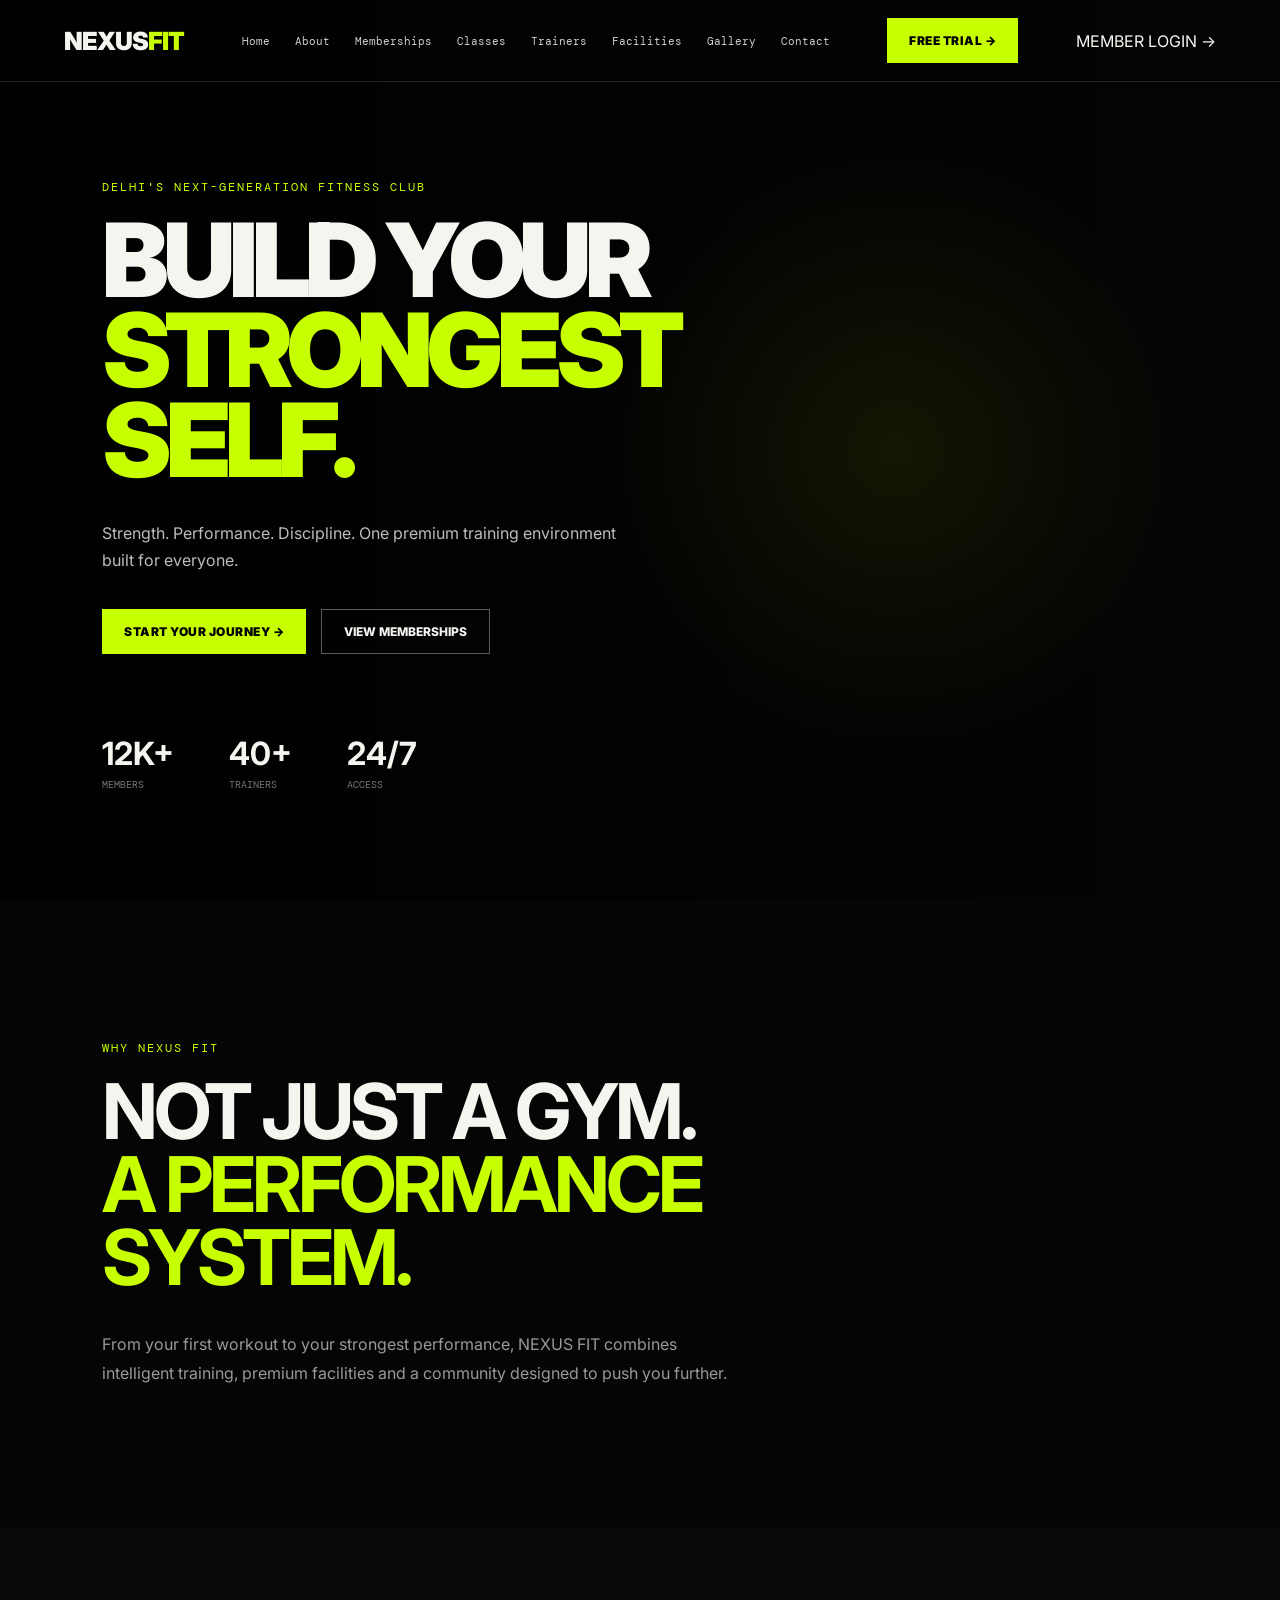
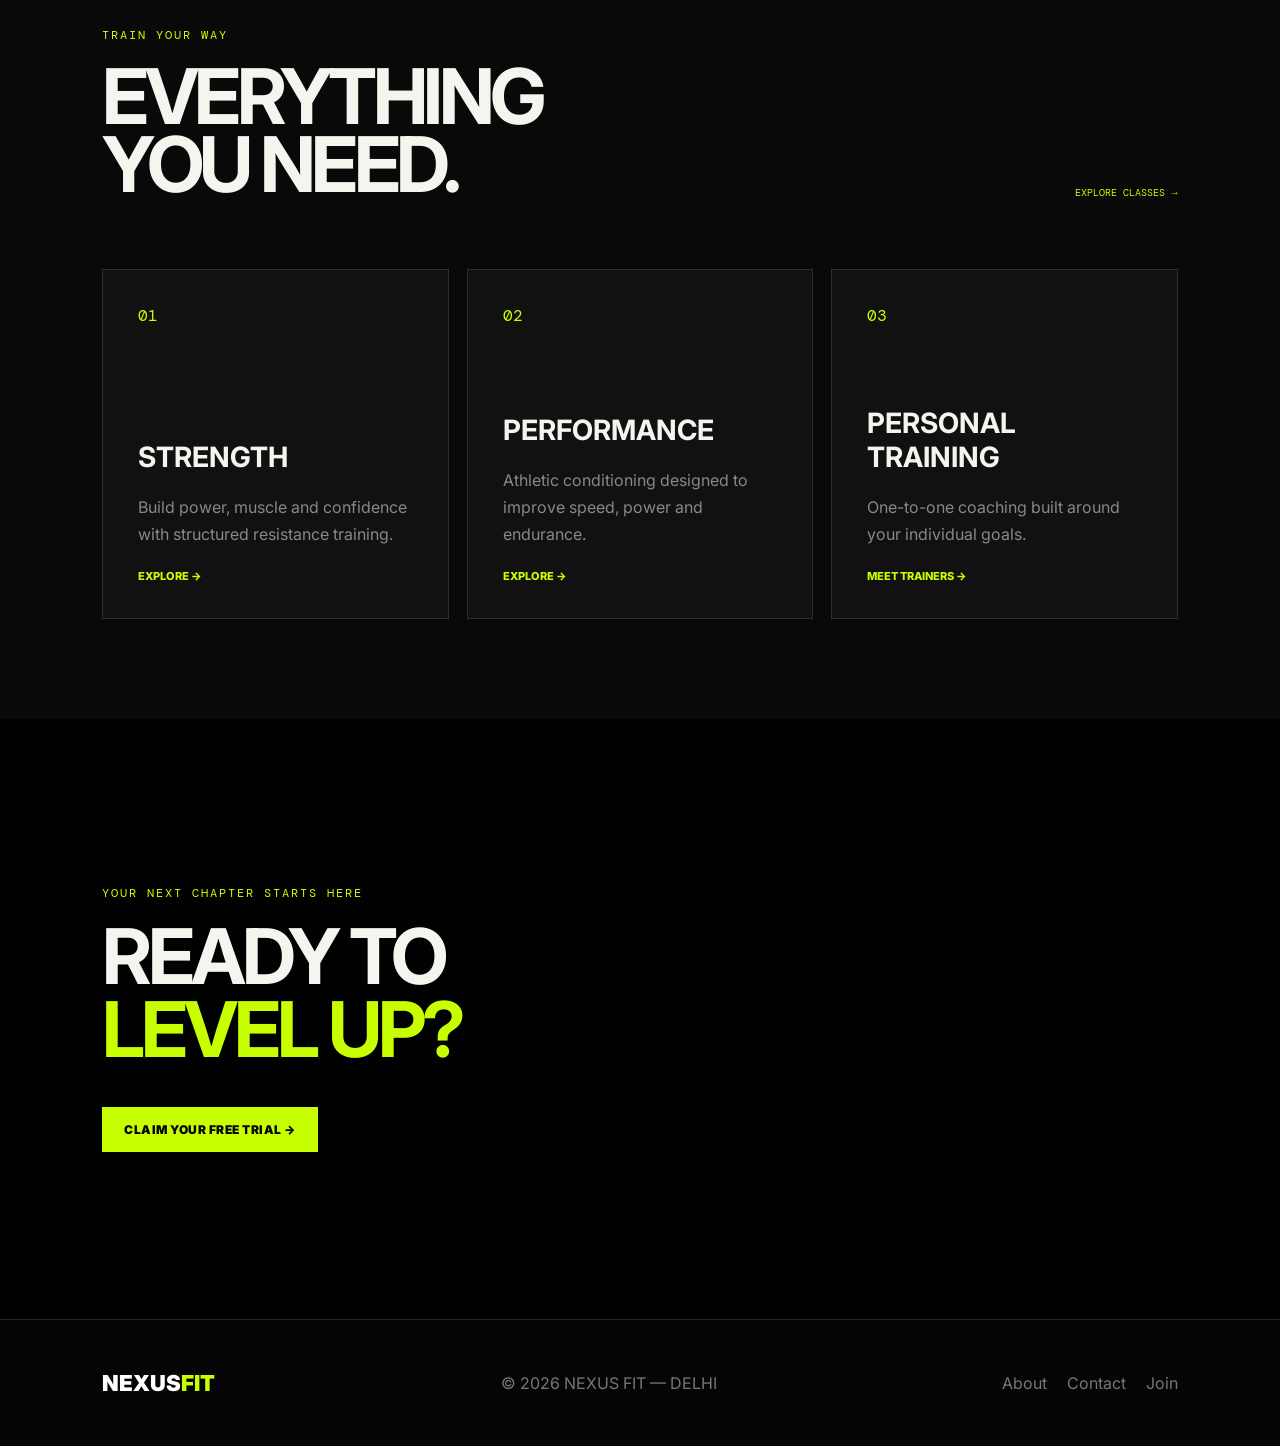
<file: index.html>
<!DOCTYPE html>
<html lang="en">
<head>
    <meta charset="UTF-8">
    <meta name="viewport" content="width=device-width, initial-scale=1.0">

    <title>NEXUS FIT — Delhi</title>

    <meta
        name="description"
        content="NEXUS FIT — Delhi's futuristic premium fitness destination."
    >

    <link rel="preconnect" href="https://fonts.googleapis.com">
    <link rel="preconnect" href="https://fonts.gstatic.com" crossorigin>

    <link
        href="https://fonts.googleapis.com/css2?family=DM+Mono:wght@400;500&family=Inter:wght@400;500;600;700;800;900&display=swap"
        rel="stylesheet"
    >

    <link rel="stylesheet" href="style.css">
</head>

<body>

    <!-- NAVIGATION -->
    <header class="navbar">

        <a href="index.html" class="logo">
            NEXUS<span>FIT</span>
        </a>

        <nav>
            <a href="index.html">Home</a>
            <a href="about.html">About</a>
            <a href="memberships.html">Memberships</a>
            <a href="classes.html">Classes</a>
            <a href="trainers.html">Trainers</a>
            <a href="facilities.html">Facilities</a>
            <a href="gallery.html">Gallery</a>
            <a href="contact.html">Contact</a>
        </nav>

        <a href="trial.html" class="nav-button">
            FREE TRIAL →
        </a>
        <a href="login.html" class="btn-secondary">
    MEMBER LOGIN →
</a>

    </header>


    <!-- HERO -->
    <main>

        <section class="hero">

            <div class="hero-overlay"></div>

            <div class="hero-content">

                <p class="eyebrow">
                    DELHI'S NEXT-GENERATION FITNESS CLUB
                </p>

                <h1>
                    BUILD YOUR<br>
                    <span>STRONGEST SELF.</span>
                </h1>

                <p class="hero-description">
                    Strength. Performance. Discipline.
                    One premium training environment built for everyone.
                </p>

                <div class="hero-buttons">

                    <a href="trial.html" class="primary-button">
                        START YOUR JOURNEY →
                    </a>

                    <a href="memberships.html" class="secondary-button">
                        VIEW MEMBERSHIPS
                    </a>

                </div>

                <div class="hero-stats">

                    <div>
                        <strong>12K+</strong>
                        <span>MEMBERS</span>
                    </div>

                    <div>
                        <strong>40+</strong>
                        <span>TRAINERS</span>
                    </div>

                    <div>
                        <strong>24/7</strong>
                        <span>ACCESS</span>
                    </div>

                </div>

            </div>

        </section>


        <!-- INTRO -->
        <section class="intro">

            <p class="eyebrow">WHY NEXUS FIT</p>

            <h2>
                NOT JUST A GYM.<br>
                <span>A PERFORMANCE SYSTEM.</span>
            </h2>

            <p>
                From your first workout to your strongest performance,
                NEXUS FIT combines intelligent training, premium facilities
                and a community designed to push you further.
            </p>

        </section>


        <!-- SERVICES -->
        <section class="services">

            <div class="section-heading">

                <div>
                    <p class="eyebrow">TRAIN YOUR WAY</p>

                    <h2>
                        EVERYTHING<br>
                        YOU NEED.
                    </h2>
                </div>

                <a href="classes.html" class="text-link">
                    EXPLORE CLASSES →
                </a>

            </div>


            <div class="service-grid">

                <article class="service-card">

                    <span class="card-number">01</span>

                    <h3>STRENGTH</h3>

                    <p>
                        Build power, muscle and confidence
                        with structured resistance training.
                    </p>

                    <a href="classes.html">EXPLORE →</a>

                </article>


                <article class="service-card">

                    <span class="card-number">02</span>

                    <h3>PERFORMANCE</h3>

                    <p>
                        Athletic conditioning designed to
                        improve speed, power and endurance.
                    </p>

                    <a href="classes.html">EXPLORE →</a>

                </article>


                <article class="service-card">

                    <span class="card-number">03</span>

                    <h3>PERSONAL TRAINING</h3>

                    <p>
                        One-to-one coaching built around
                        your individual goals.
                    </p>

                    <a href="trainers.html">MEET TRAINERS →</a>

                </article>

            </div>

        </section>


        <!-- CTA -->
        <section class="cta">

            <p class="eyebrow">YOUR NEXT CHAPTER STARTS HERE</p>

            <h2>
                READY TO<br>
                <span>LEVEL UP?</span>
            </h2>

            <a href="trial.html" class="primary-button">
                CLAIM YOUR FREE TRIAL →
            </a>

        </section>

    </main>


    <!-- FOOTER -->
    <footer>

        <div class="footer-logo">
            NEXUS<span>FIT</span>
        </div>

        <p>
            © 2026 NEXUS FIT — DELHI
        </p>

        <div class="footer-links">
            <a href="about.html">About</a>
            <a href="contact.html">Contact</a>
            <a href="trial.html">Join</a>
        </div>

    </footer>


</body>
</html>
</file>
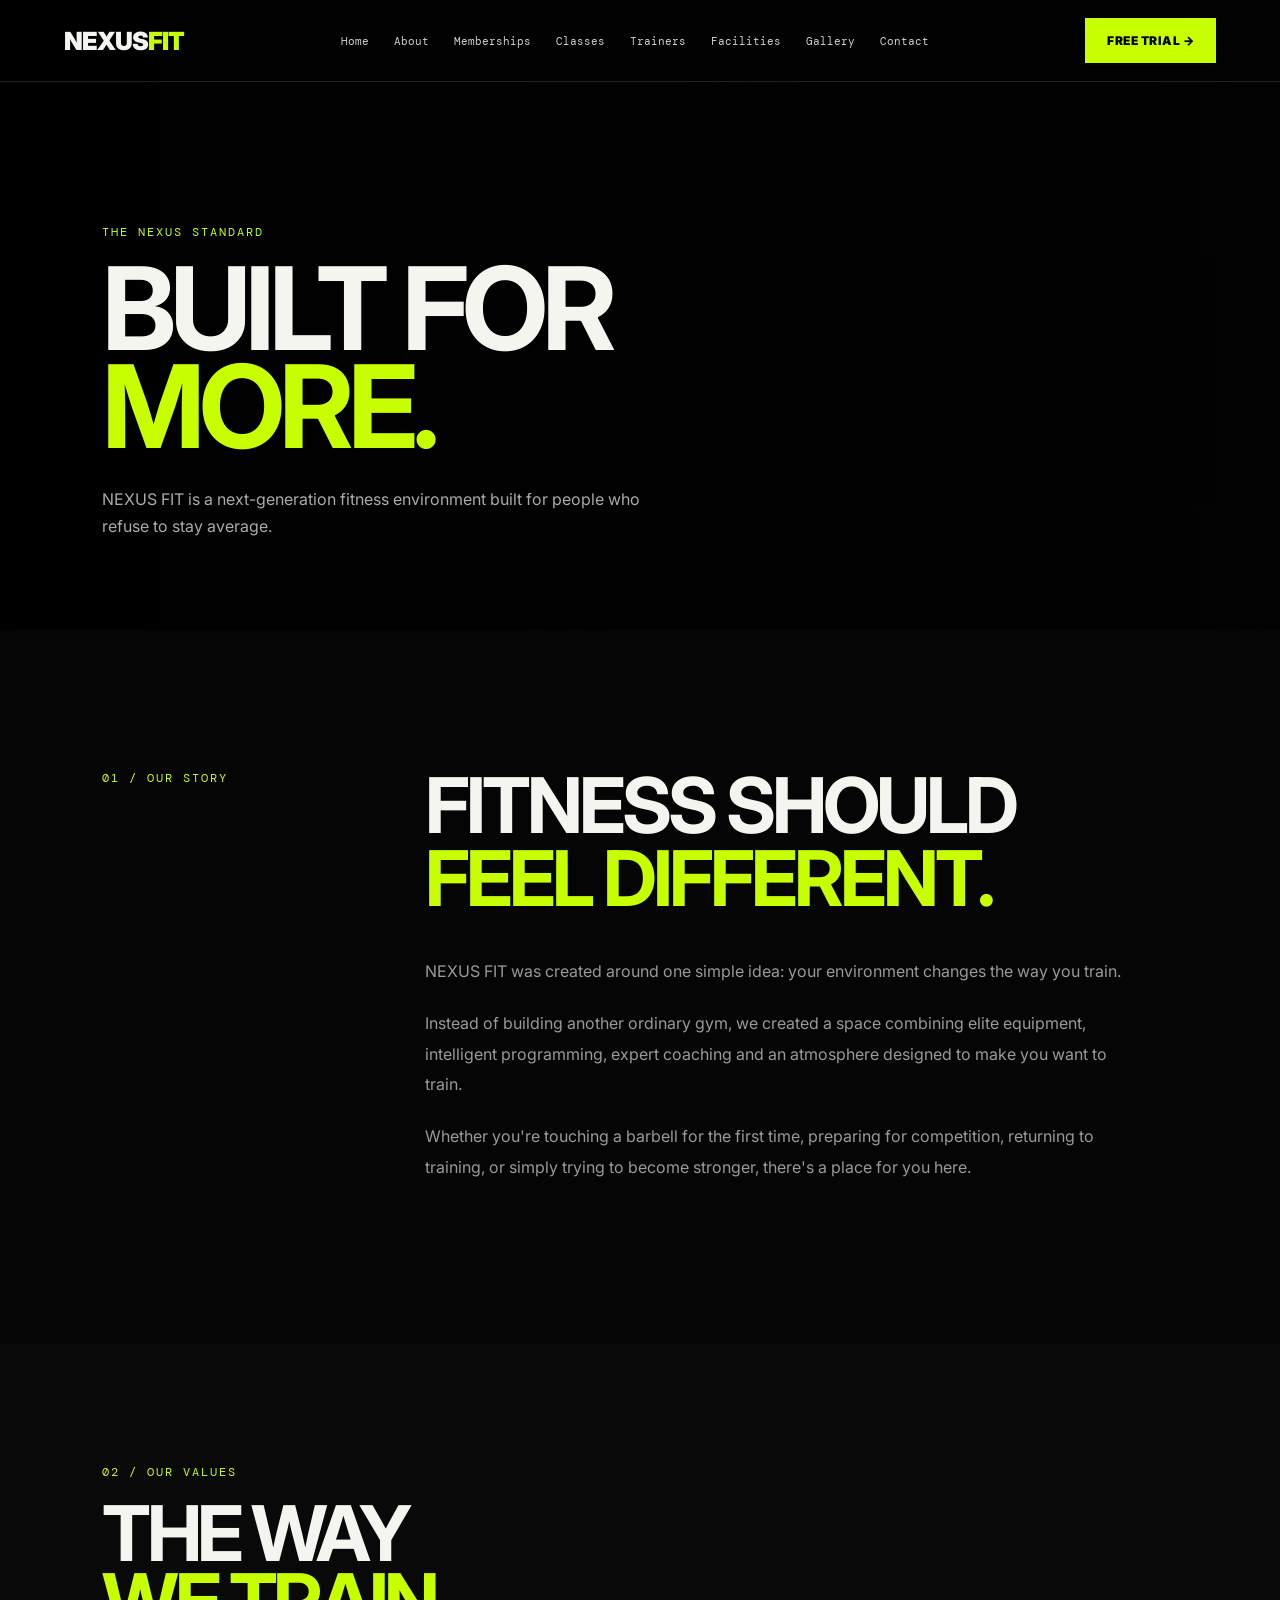
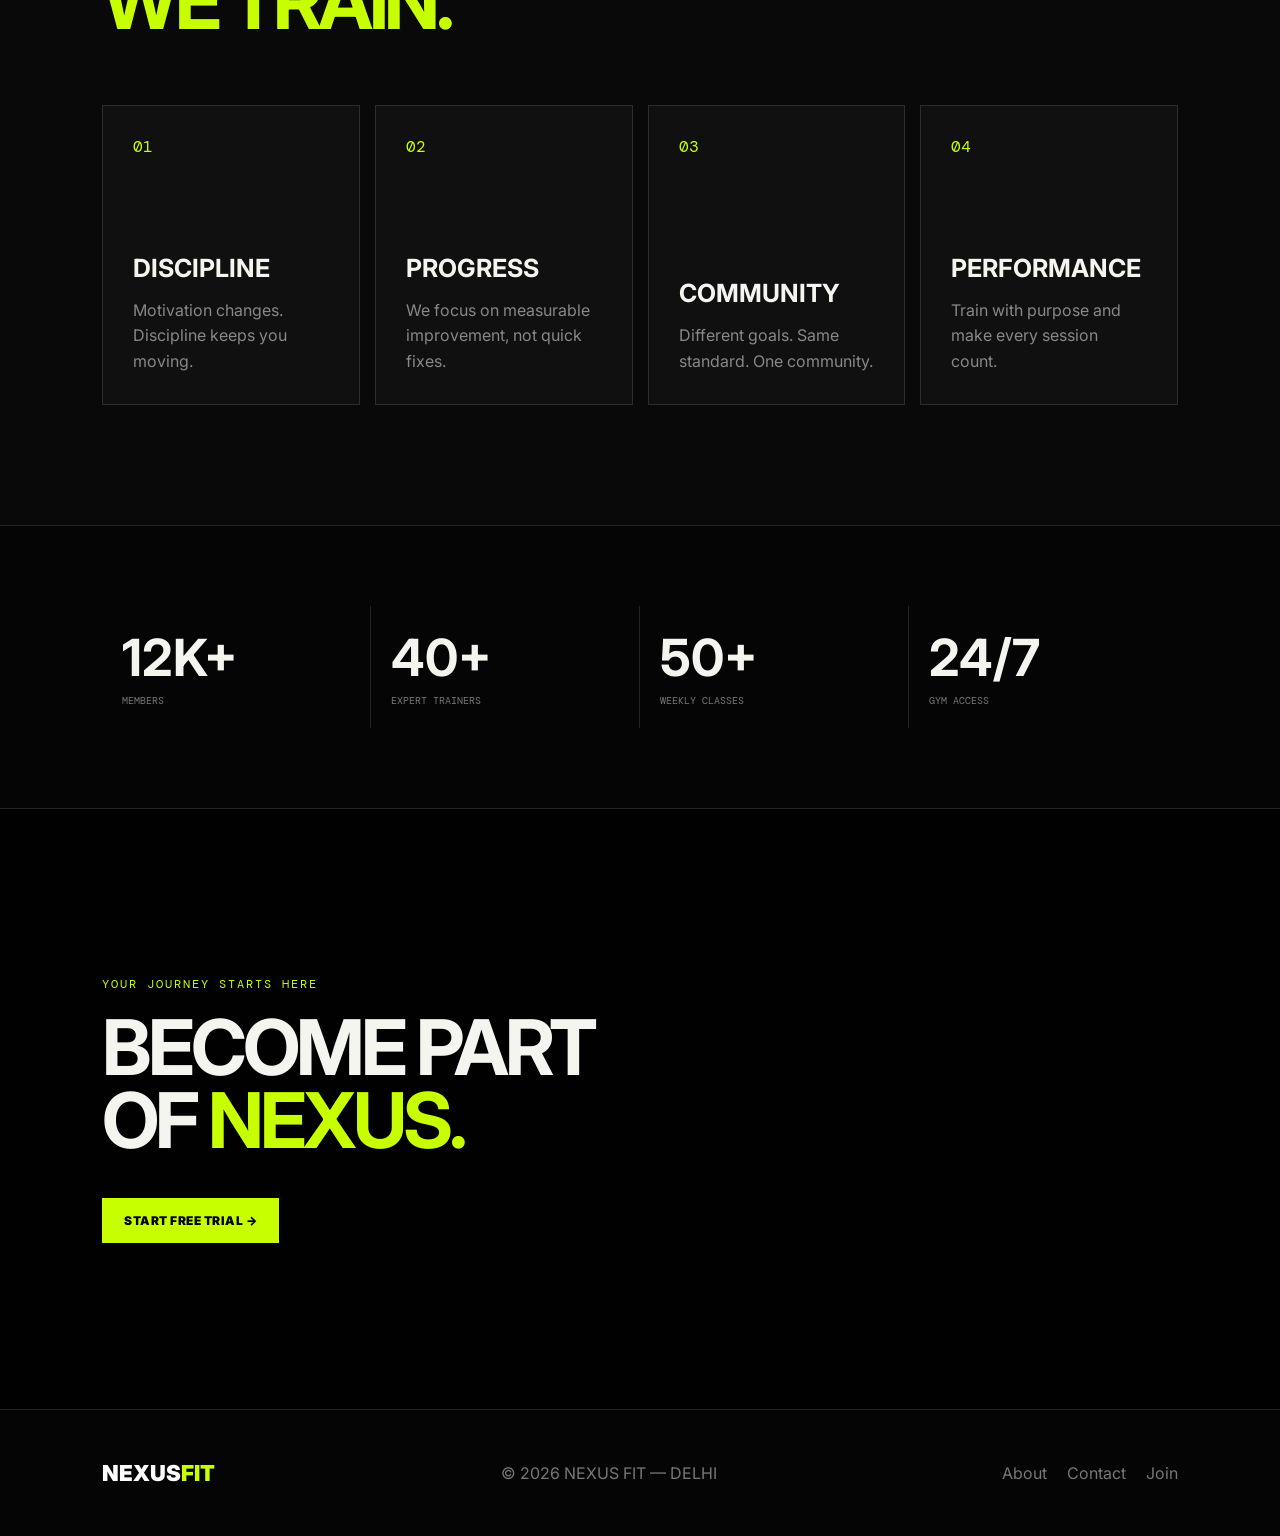
<file: about.html>
<!DOCTYPE html>
<html lang="en">
<head>
    <meta charset="UTF-8">
    <meta name="viewport" content="width=device-width, initial-scale=1.0">

    <title>About — NEXUS FIT</title>

    <link rel="preconnect" href="https://fonts.googleapis.com">
    <link rel="preconnect" href="https://fonts.gstatic.com" crossorigin>

    <link
        href="https://fonts.googleapis.com/css2?family=DM+Mono:wght@400;500&family=Inter:wght@400;500;600;700;800;900&display=swap"
        rel="stylesheet"
    >

    <link rel="stylesheet" href="style.css">
</head>

<body>

    <!-- NAVIGATION -->

    <header class="navbar">

        <a href="index.html" class="logo">
            NEXUS<span>FIT</span>
        </a>

        <nav>
            <a href="index.html">Home</a>
            <a href="about.html">About</a>
            <a href="memberships.html">Memberships</a>
            <a href="classes.html">Classes</a>
            <a href="trainers.html">Trainers</a>
            <a href="facilities.html">Facilities</a>
            <a href="gallery.html">Gallery</a>
            <a href="contact.html">Contact</a>
        </nav>

        <a href="trial.html" class="nav-button">
            FREE TRIAL →
        </a>

    </header>


    <!-- PAGE HERO -->

    <section class="page-hero">

        <div>

            <p class="eyebrow">
                THE NEXUS STANDARD
            </p>

            <h1>
                BUILT FOR<br>
                <span>MORE.</span>
            </h1>

            <p>
                NEXUS FIT is a next-generation fitness environment
                built for people who refuse to stay average.
            </p>

        </div>

    </section>


    <!-- STORY -->

    <section class="about-story">

        <div class="about-label">
            <p class="eyebrow">01 / OUR STORY</p>
        </div>

        <div class="about-text">

            <h2>
                FITNESS SHOULD<br>
                <span>FEEL DIFFERENT.</span>
            </h2>

            <p>
                NEXUS FIT was created around one simple idea:
                your environment changes the way you train.
            </p>

            <p>
                Instead of building another ordinary gym,
                we created a space combining elite equipment,
                intelligent programming, expert coaching and
                an atmosphere designed to make you want to train.
            </p>

            <p>
                Whether you're touching a barbell for the first time,
                preparing for competition, returning to training,
                or simply trying to become stronger,
                there's a place for you here.
            </p>

        </div>

    </section>


    <!-- VALUES -->

    <section class="values">

        <div class="section-heading">

            <div>

                <p class="eyebrow">
                    02 / OUR VALUES
                </p>

                <h2>
                    THE WAY<br>
                    <span>WE TRAIN.</span>
                </h2>

            </div>

        </div>


        <div class="value-grid">

            <article class="value-card">

                <span>01</span>

                <h3>DISCIPLINE</h3>

                <p>
                    Motivation changes.
                    Discipline keeps you moving.
                </p>

            </article>


            <article class="value-card">

                <span>02</span>

                <h3>PROGRESS</h3>

                <p>
                    We focus on measurable improvement,
                    not quick fixes.
                </p>

            </article>


            <article class="value-card">

                <span>03</span>

                <h3>COMMUNITY</h3>

                <p>
                    Different goals.
                    Same standard.
                    One community.
                </p>

            </article>


            <article class="value-card">

                <span>04</span>

                <h3>PERFORMANCE</h3>

                <p>
                    Train with purpose and make every
                    session count.
                </p>

            </article>

        </div>

    </section>


    <!-- NUMBERS -->

    <section class="numbers">

        <div>

            <strong>12K+</strong>

            <span>MEMBERS</span>

        </div>


        <div>

            <strong>40+</strong>

            <span>EXPERT TRAINERS</span>

        </div>


        <div>

            <strong>50+</strong>

            <span>WEEKLY CLASSES</span>

        </div>


        <div>

            <strong>24/7</strong>

            <span>GYM ACCESS</span>

        </div>

    </section>


    <!-- CTA -->

    <section class="cta">

        <p class="eyebrow">
            YOUR JOURNEY STARTS HERE
        </p>

        <h2>
            BECOME PART<br>
            OF <span>NEXUS.</span>
        </h2>

        <a href="trial.html" class="primary-button">
            START FREE TRIAL →
        </a>

    </section>


    <!-- FOOTER -->

    <footer>

        <div class="footer-logo">
            NEXUS<span>FIT</span>
        </div>

        <p>
            © 2026 NEXUS FIT — DELHI
        </p>

        <div class="footer-links">

            <a href="about.html">About</a>
            <a href="contact.html">Contact</a>
            <a href="trial.html">Join</a>

        </div>

    </footer>

</body>
</html>
</file>
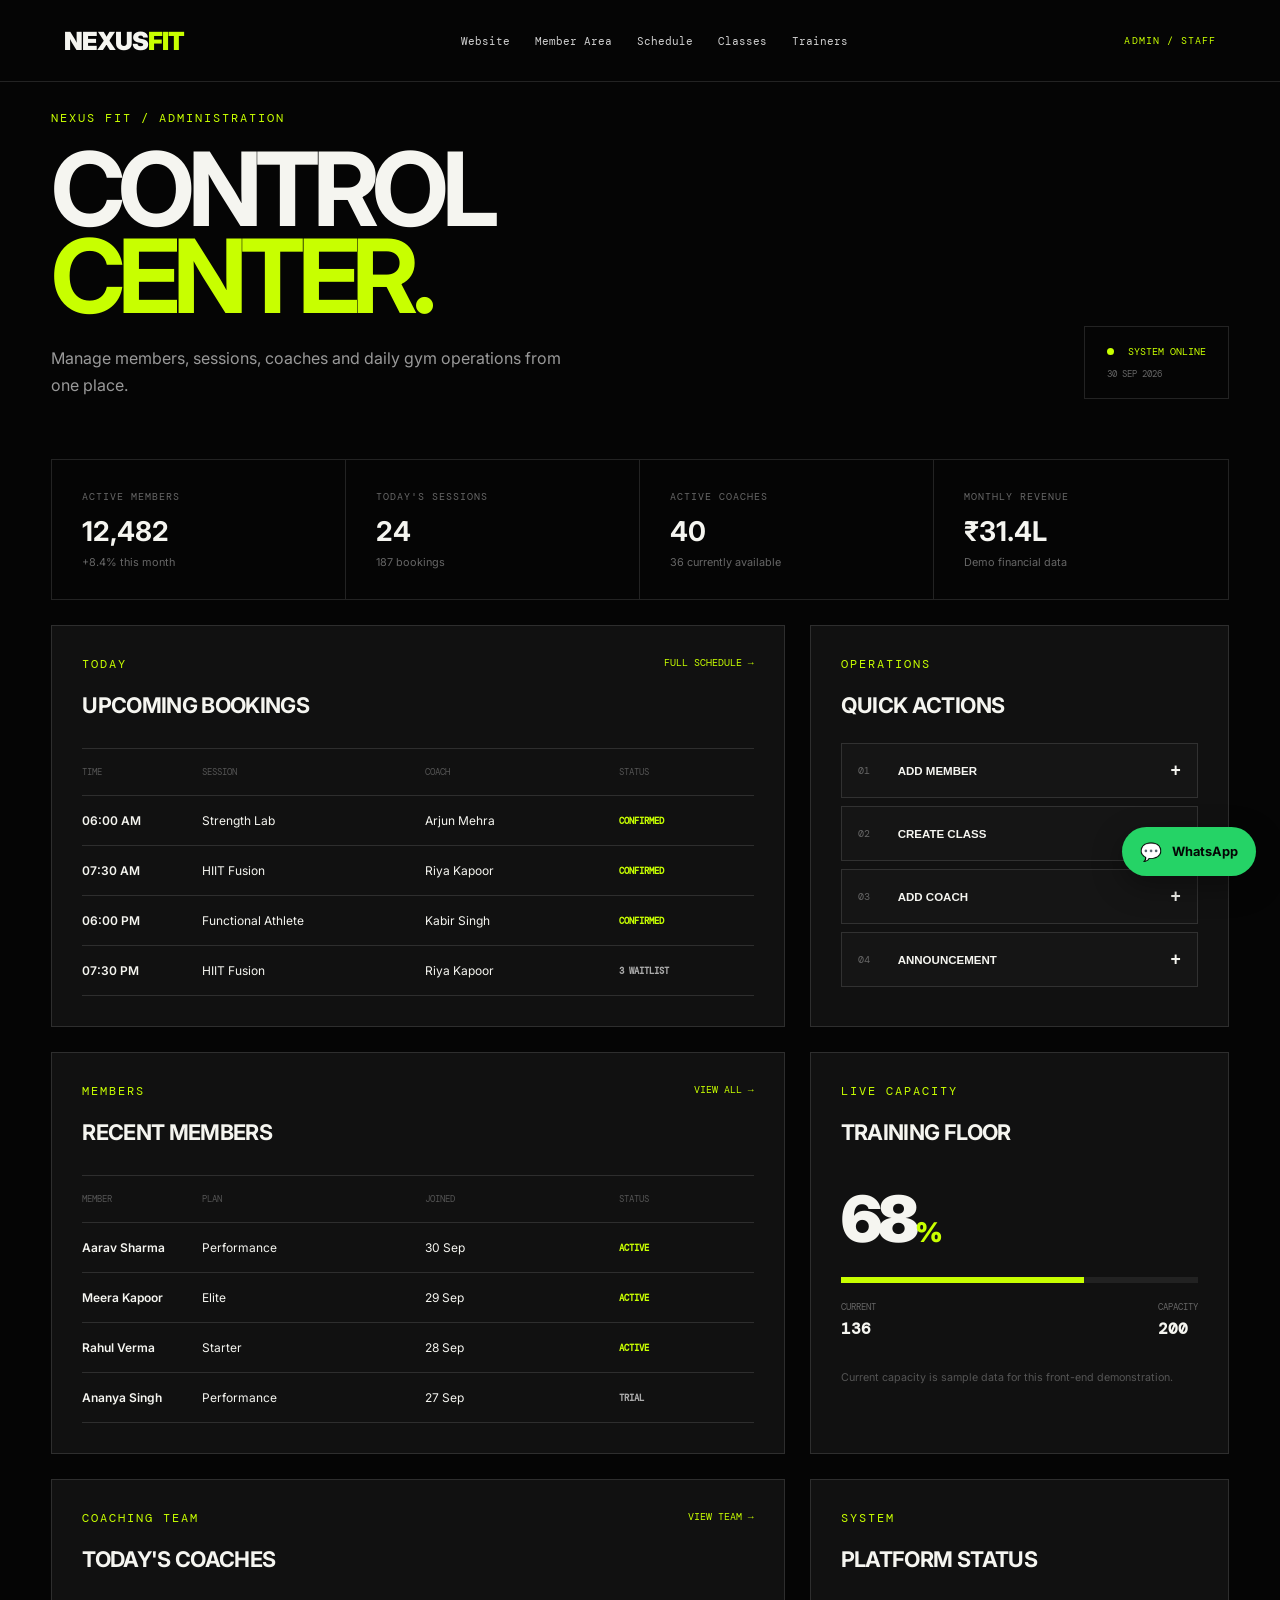
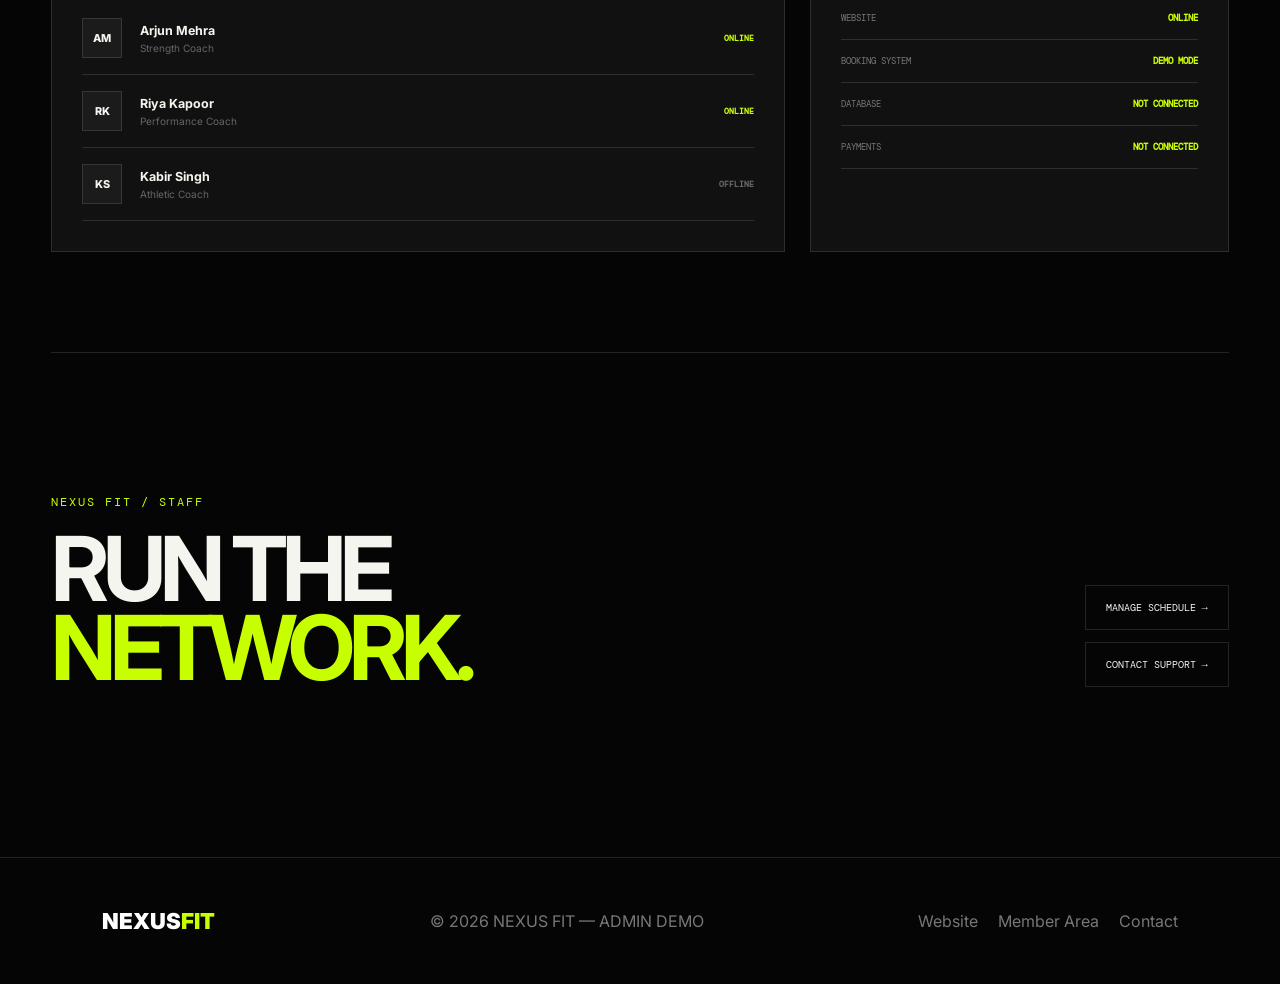
<file: admin.html>
<!DOCTYPE html>
<html lang="en">
<head>
    <meta charset="UTF-8">
    <meta name="viewport" content="width=device-width, initial-scale=1.0">

    <title>Admin Dashboard | NEXUS FIT</title>

    <link rel="preconnect" href="https://fonts.googleapis.com">
    <link rel="preconnect" href="https://fonts.gstatic.com" crossorigin>

    <link href="https://fonts.googleapis.com/css2?family=DM+Mono:wght@400;500&family=Inter:wght@400;500;600;700;800;900&display=swap" rel="stylesheet">

    <link rel="stylesheet" href="style.css">
</head>

<body>

<header class="navbar">

    <a href="index.html" class="logo">
        NEXUS<span>FIT</span>
    </a>

    <nav>
        <a href="index.html">Website</a>
        <a href="dashboard.html">Member Area</a>
        <a href="schedule.html">Schedule</a>
        <a href="classes.html">Classes</a>
        <a href="trainers.html">Trainers</a>
    </nav>

    <div class="admin-nav-label">
        ADMIN / STAFF
    </div>

</header>


<main class="admin-page">


    <!-- HEADER -->

    <section class="admin-header">

        <div>

            <div class="eyebrow">
                NEXUS FIT / ADMINISTRATION
            </div>

            <h1>
                CONTROL<br>
                <span>CENTER.</span>
            </h1>

            <p>
                Manage members, sessions, coaches and daily
                gym operations from one place.
            </p>

        </div>


        <div class="admin-status">

            <span class="status-dot"></span>

            SYSTEM ONLINE

            <small>
                30 SEP 2026
            </small>

        </div>

    </section>


    <!-- OVERVIEW -->

    <section class="admin-stats">

        <div class="admin-stat">

            <span>
                ACTIVE MEMBERS
            </span>

            <strong>
                12,482
            </strong>

            <small>
                +8.4% this month
            </small>

        </div>


        <div class="admin-stat">

            <span>
                TODAY'S SESSIONS
            </span>

            <strong>
                24
            </strong>

            <small>
                187 bookings
            </small>

        </div>


        <div class="admin-stat">

            <span>
                ACTIVE COACHES
            </span>

            <strong>
                40
            </strong>

            <small>
                36 currently available
            </small>

        </div>


        <div class="admin-stat">

            <span>
                MONTHLY REVENUE
            </span>

            <strong>
                ₹31.4L
            </strong>

            <small>
                Demo financial data
            </small>

        </div>

    </section>


    <!-- ADMIN GRID -->

    <section class="admin-grid">


        <!-- BOOKINGS -->

        <div class="admin-card bookings-card">

            <div class="admin-card-header">

                <div>

                    <div class="eyebrow">
                        TODAY
                    </div>

                    <h2>
                        UPCOMING BOOKINGS
                    </h2>

                </div>

                <a href="schedule.html" class="admin-link">
                    FULL SCHEDULE →
                </a>

            </div>


            <div class="booking-table">

                <div class="booking-row booking-head">

                    <span>TIME</span>
                    <span>SESSION</span>
                    <span>COACH</span>
                    <span>STATUS</span>

                </div>


                <div class="booking-row">

                    <strong>06:00 AM</strong>

                    <span>
                        Strength Lab
                    </span>

                    <span>
                        Arjun Mehra
                    </span>

                    <b class="booking-confirmed">
                        CONFIRMED
                    </b>

                </div>


                <div class="booking-row">

                    <strong>07:30 AM</strong>

                    <span>
                        HIIT Fusion
                    </span>

                    <span>
                        Riya Kapoor
                    </span>

                    <b class="booking-confirmed">
                        CONFIRMED
                    </b>

                </div>


                <div class="booking-row">

                    <strong>06:00 PM</strong>

                    <span>
                        Functional Athlete
                    </span>

                    <span>
                        Kabir Singh
                    </span>

                    <b class="booking-confirmed">
                        CONFIRMED
                    </b>

                </div>


                <div class="booking-row">

                    <strong>07:30 PM</strong>

                    <span>
                        HIIT Fusion
                    </span>

                    <span>
                        Riya Kapoor
                    </span>

                    <b class="booking-pending">
                        3 WAITLIST
                    </b>

                </div>

            </div>

        </div>


        <!-- QUICK ACTIONS -->

        <div class="admin-card">

            <div class="eyebrow">
                OPERATIONS
            </div>

            <h2>
                QUICK ACTIONS
            </h2>


            <div class="admin-actions">

                <button
                    class="admin-action"
                    data-action="member"
                >
                    <span>01</span>
                    <strong>ADD MEMBER</strong>
                    <b>+</b>
                </button>


                <button
                    class="admin-action"
                    data-action="class"
                >
                    <span>02</span>
                    <strong>CREATE CLASS</strong>
                    <b>+</b>
                </button>


                <button
                    class="admin-action"
                    data-action="trainer"
                >
                    <span>03</span>
                    <strong>ADD COACH</strong>
                    <b>+</b>
                </button>


                <button
                    class="admin-action"
                    data-action="announcement"
                >
                    <span>04</span>
                    <strong>ANNOUNCEMENT</strong>
                    <b>+</b>
                </button>

            </div>


            <div
                class="admin-action-message"
                id="adminActionMessage"
            ></div>

        </div>


        <!-- MEMBERS -->

        <div class="admin-card members-card">

            <div class="admin-card-header">

                <div>

                    <div class="eyebrow">
                        MEMBERS
                    </div>

                    <h2>
                        RECENT MEMBERS
                    </h2>

                </div>

                <button
                    class="admin-link-button"
                    id="viewMembers"
                >
                    VIEW ALL →
                </button>

            </div>


            <div class="member-table">

                <div class="member-row member-head">

                    <span>MEMBER</span>
                    <span>PLAN</span>
                    <span>JOINED</span>
                    <span>STATUS</span>

                </div>


                <div class="member-row">

                    <strong>
                        Aarav Sharma
                    </strong>

                    <span>
                        Performance
                    </span>

                    <span>
                        30 Sep
                    </span>

                    <b class="active-status">
                        ACTIVE
                    </b>

                </div>


                <div class="member-row">

                    <strong>
                        Meera Kapoor
                    </strong>

                    <span>
                        Elite
                    </span>

                    <span>
                        29 Sep
                    </span>

                    <b class="active-status">
                        ACTIVE
                    </b>

                </div>


                <div class="member-row">

                    <strong>
                        Rahul Verma
                    </strong>

                    <span>
                        Starter
                    </span>

                    <span>
                        28 Sep
                    </span>

                    <b class="active-status">
                        ACTIVE
                    </b>

                </div>


                <div class="member-row">

                    <strong>
                        Ananya Singh
                    </strong>

                    <span>
                        Performance
                    </span>

                    <span>
                        27 Sep
                    </span>

                    <b class="trial-status">
                        TRIAL
                    </b>

                </div>

            </div>


            <div
                class="member-message"
                id="memberMessage"
            >
                Showing demo member records. A real database is required
                for live member management.
            </div>

        </div>


        <!-- CAPACITY -->

        <div class="admin-card">

            <div class="eyebrow">
                LIVE CAPACITY
            </div>

            <h2>
                TRAINING FLOOR
            </h2>


            <div class="capacity-number">
                68<span>%</span>
            </div>


            <div class="capacity-bar">

                <div
                    class="capacity-fill"
                    style="width:68%;"
                ></div>

            </div>


            <div class="capacity-info">

                <span>
                    CURRENT
                    <strong>136</strong>
                </span>

                <span>
                    CAPACITY
                    <strong>200</strong>
                </span>

            </div>


            <p class="capacity-note">
                Current capacity is sample data for this
                front-end demonstration.
            </p>

        </div>


        <!-- COACHES -->

        <div class="admin-card coaches-card">

            <div class="admin-card-header">

                <div>

                    <div class="eyebrow">
                        COACHING TEAM
                    </div>

                    <h2>
                        TODAY'S COACHES
                    </h2>

                </div>

                <a href="trainers.html" class="admin-link">
                    VIEW TEAM →
                </a>

            </div>


            <div class="coach-list">

                <div class="coach-row">

                    <div class="coach-avatar">
                        AM
                    </div>

                    <div>
                        <strong>Arjun Mehra</strong>
                        <span>Strength Coach</span>
                    </div>

                    <b class="coach-online">
                        ONLINE
                    </b>

                </div>


                <div class="coach-row">

                    <div class="coach-avatar">
                        RK
                    </div>

                    <div>
                        <strong>Riya Kapoor</strong>
                        <span>Performance Coach</span>
                    </div>

                    <b class="coach-online">
                        ONLINE
                    </b>

                </div>


                <div class="coach-row">

                    <div class="coach-avatar">
                        KS
                    </div>

                    <div>
                        <strong>Kabir Singh</strong>
                        <span>Athletic Coach</span>
                    </div>

                    <b class="coach-offline">
                        OFFLINE
                    </b>

                </div>

            </div>

        </div>


        <!-- SYSTEM -->

        <div class="admin-card system-card">

            <div class="eyebrow">
                SYSTEM
            </div>

            <h2>
                PLATFORM STATUS
            </h2>


            <div class="system-list">

                <div>
                    <span>WEBSITE</span>
                    <b>ONLINE</b>
                </div>

                <div>
                    <span>BOOKING SYSTEM</span>
                    <b>DEMO MODE</b>
                </div>

                <div>
                    <span>DATABASE</span>
                    <b>NOT CONNECTED</b>
                </div>

                <div>
                    <span>PAYMENTS</span>
                    <b>NOT CONNECTED</b>
                </div>

            </div>

        </div>

    </section>


    <!-- ADMIN FOOTER AREA -->

    <section class="admin-bottom">

        <div>

            <div class="eyebrow">
                NEXUS FIT / STAFF
            </div>

            <h2>
                RUN THE<br>
                <span>NETWORK.</span>
            </h2>

        </div>


        <div class="admin-bottom-actions">

            <a href="schedule.html">
                MANAGE SCHEDULE →
            </a>

            <a href="contact.html">
                CONTACT SUPPORT →
            </a>

        </div>

    </section>

</main>


<footer>

    <div class="footer-logo">
        NEXUS<span>FIT</span>
    </div>

    <p>
        © 2026 NEXUS FIT — ADMIN DEMO
    </p>

    <div class="footer-links">
        <a href="index.html">Website</a>
        <a href="dashboard.html">Member Area</a>
        <a href="contact.html">Contact</a>
    </div>

</footer>


<script src="script.js"></script>

</body>
</html>
</file>
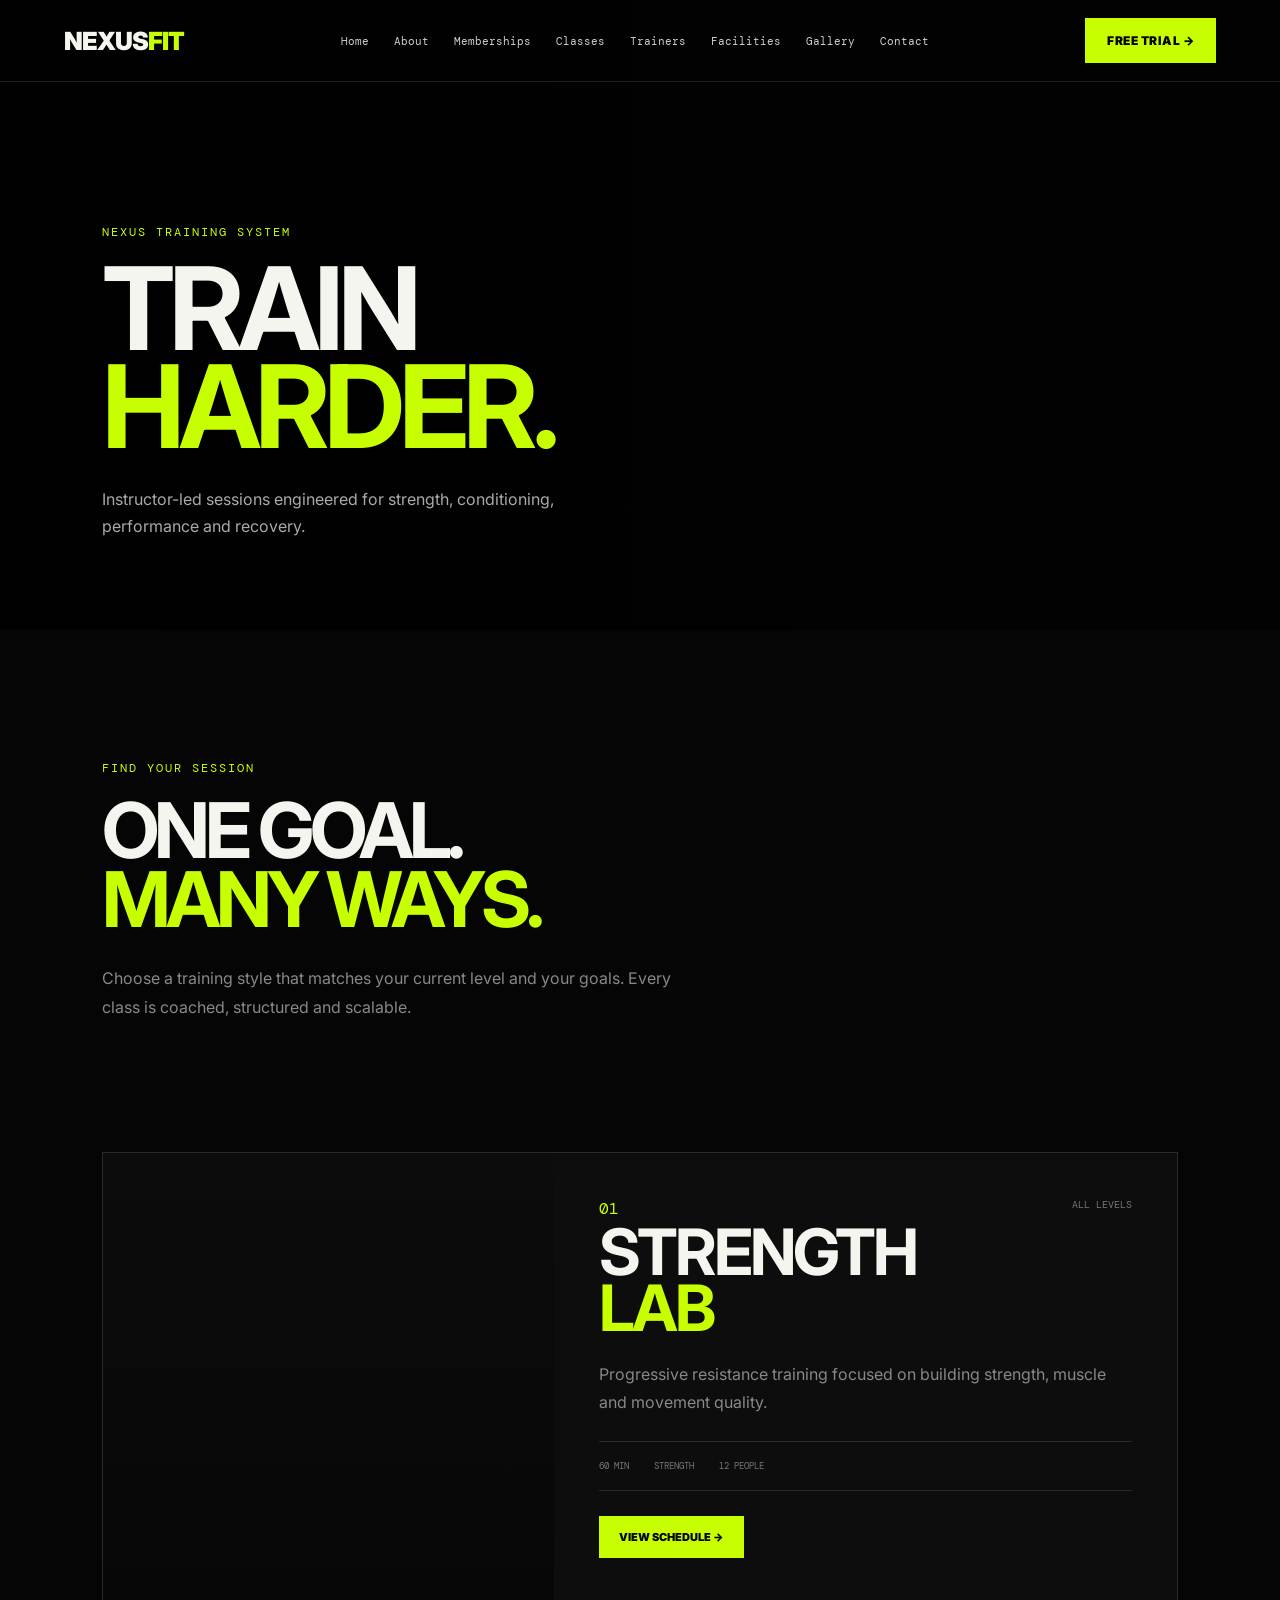
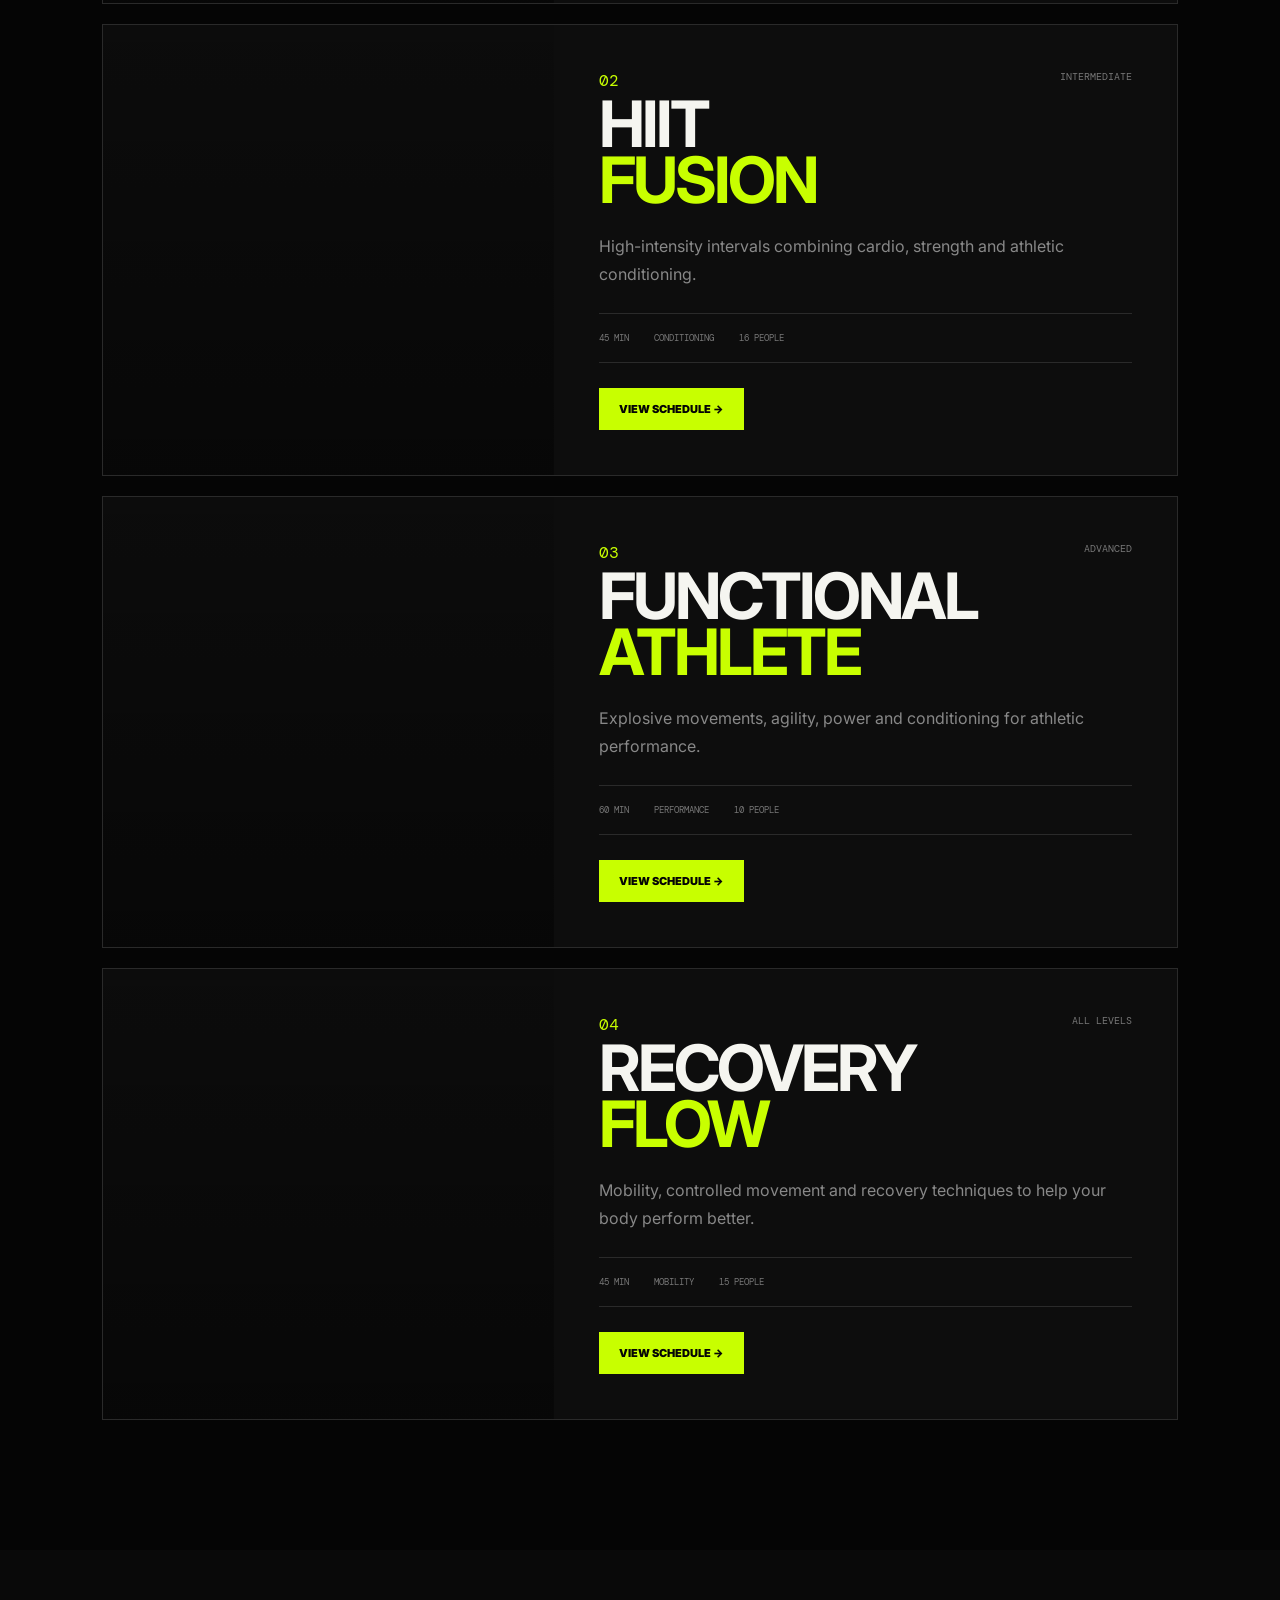
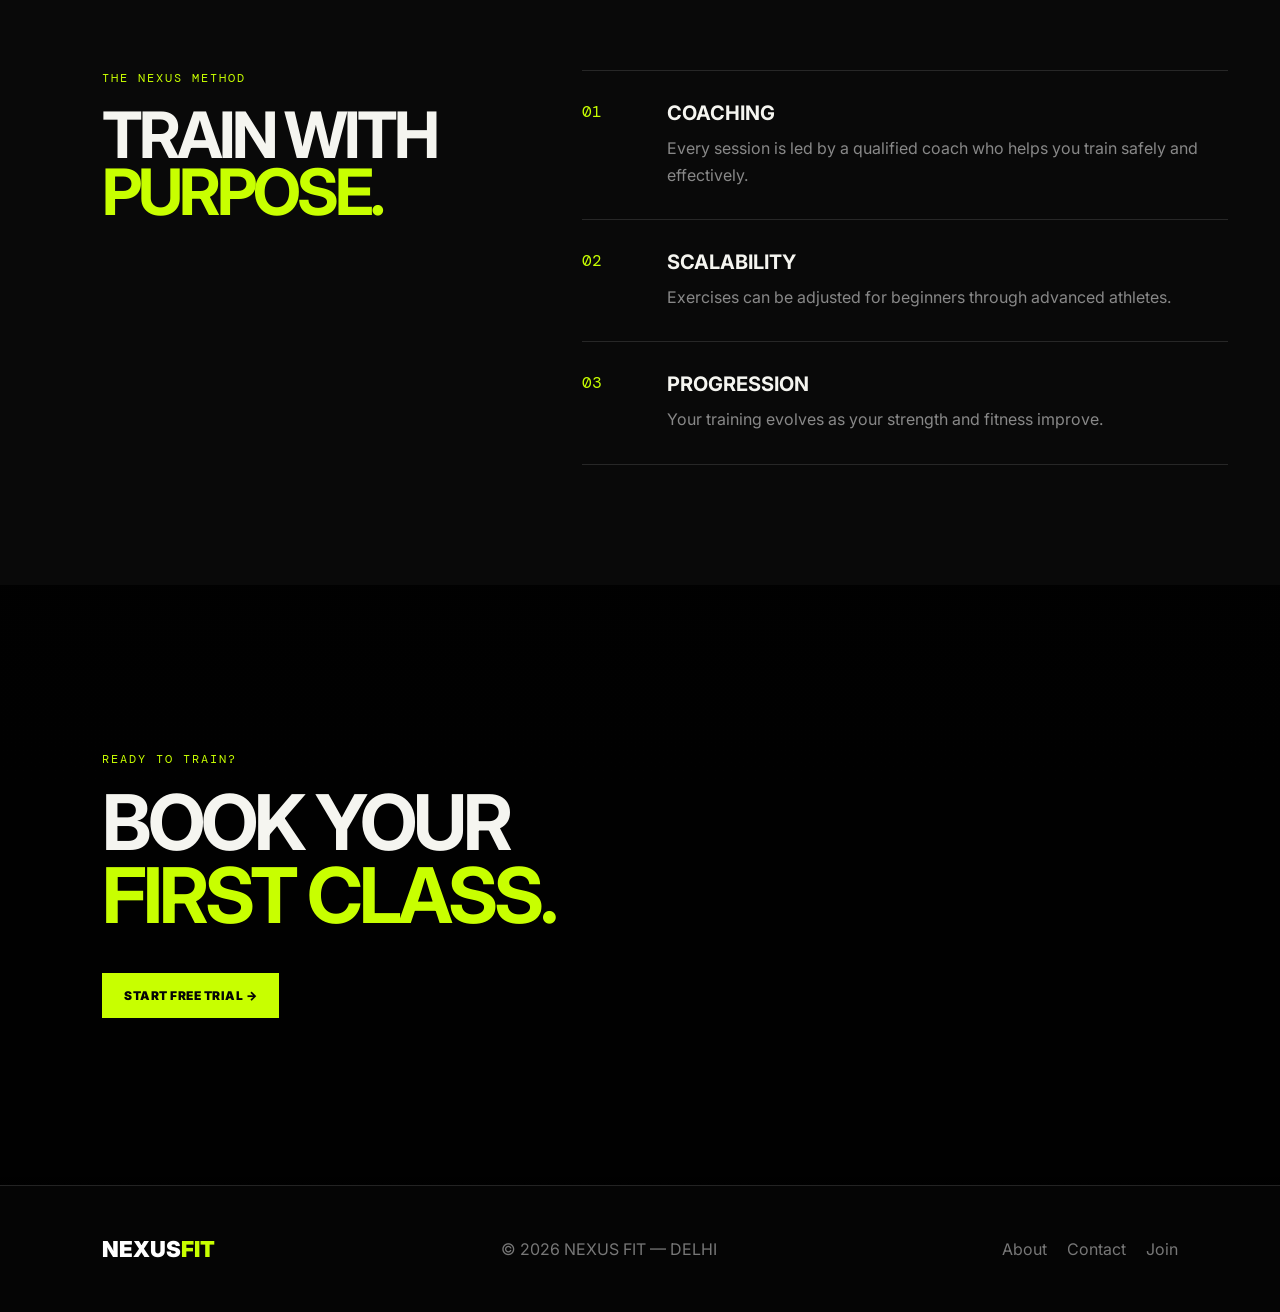
<file: classes.html>
<!DOCTYPE html>
<html lang="en">

<head>
    <meta charset="UTF-8">
    <meta name="viewport" content="width=device-width, initial-scale=1.0">

    <title>Classes — NEXUS FIT</title>

    <link rel="preconnect" href="https://fonts.googleapis.com">
    <link rel="preconnect" href="https://fonts.gstatic.com" crossorigin>

    <link
        href="https://fonts.googleapis.com/css2?family=DM+Mono:wght@400;500&family=Inter:wght@400;500;600;700;800;900&display=swap"
        rel="stylesheet"
    >

    <link rel="stylesheet" href="style.css">
</head>

<body>

    <!-- NAVIGATION -->

    <header class="navbar">

        <a href="index.html" class="logo">
            NEXUS<span>FIT</span>
        </a>

        <nav>
            <a href="index.html">Home</a>
            <a href="about.html">About</a>
            <a href="memberships.html">Memberships</a>
            <a href="classes.html">Classes</a>
            <a href="trainers.html">Trainers</a>
            <a href="facilities.html">Facilities</a>
            <a href="gallery.html">Gallery</a>
            <a href="contact.html">Contact</a>
        </nav>

        <a href="trial.html" class="nav-button">
            FREE TRIAL →
        </a>

    </header>


    <!-- HERO -->

    <section class="page-hero classes-hero">

        <div>

            <p class="eyebrow">
                NEXUS TRAINING SYSTEM
            </p>

            <h1>
                TRAIN<br>
                <span>HARDER.</span>
            </h1>

            <p>
                Instructor-led sessions engineered for strength,
                conditioning, performance and recovery.
            </p>

        </div>

    </section>


    <!-- CLASS INTRO -->

    <section class="classes-intro">

        <p class="eyebrow">
            FIND YOUR SESSION
        </p>

        <h2>
            ONE GOAL.<br>
            <span>MANY WAYS.</span>
        </h2>

        <p>
            Choose a training style that matches your current
            level and your goals. Every class is coached,
            structured and scalable.
        </p>

    </section>


    <!-- CLASS CARDS -->

    <section class="class-list">

        <!-- CLASS 01 -->

        <article class="class-card">

            <div class="class-image strength-image"></div>

            <div class="class-content">

                <div class="class-top">

                    <span class="class-number">
                        01
                    </span>

                    <span class="difficulty">
                        ALL LEVELS
                    </span>

                </div>

                <h3>
                    STRENGTH<br>
                    <span>LAB</span>
                </h3>

                <p>
                    Progressive resistance training focused on
                    building strength, muscle and movement quality.
                </p>

                <div class="class-meta">

                    <span>60 MIN</span>
                    <span>STRENGTH</span>
                    <span>12 PEOPLE</span>

                </div>

                <a href="schedule.html?class=strength"
                   class="class-button">
                    VIEW SCHEDULE →
                </a>

            </div>

        </article>


        <!-- CLASS 02 -->

        <article class="class-card">

            <div class="class-image hiit-image"></div>

            <div class="class-content">

                <div class="class-top">

                    <span class="class-number">
                        02
                    </span>

                    <span class="difficulty">
                        INTERMEDIATE
                    </span>

                </div>

                <h3>
                    HIIT<br>
                    <span>FUSION</span>
                </h3>

                <p>
                    High-intensity intervals combining cardio,
                    strength and athletic conditioning.
                </p>

                <div class="class-meta">

                    <span>45 MIN</span>
                    <span>CONDITIONING</span>
                    <span>16 PEOPLE</span>

                </div>

                <a href="schedule.html?class=hiit"
                   class="class-button">
                    VIEW SCHEDULE →
                </a>

            </div>

        </article>


        <!-- CLASS 03 -->

        <article class="class-card">

            <div class="class-image athlete-image"></div>

            <div class="class-content">

                <div class="class-top">

                    <span class="class-number">
                        03
                    </span>

                    <span class="difficulty">
                        ADVANCED
                    </span>

                </div>

                <h3>
                    FUNCTIONAL<br>
                    <span>ATHLETE</span>
                </h3>

                <p>
                    Explosive movements, agility, power and
                    conditioning for athletic performance.
                </p>

                <div class="class-meta">

                    <span>60 MIN</span>
                    <span>PERFORMANCE</span>
                    <span>10 PEOPLE</span>

                </div>

                <a href="schedule.html?class=athlete"
                   class="class-button">
                    VIEW SCHEDULE →
                </a>

            </div>

        </article>


        <!-- CLASS 04 -->

        <article class="class-card">

            <div class="class-image recovery-image"></div>

            <div class="class-content">

                <div class="class-top">

                    <span class="class-number">
                        04
                    </span>

                    <span class="difficulty">
                        ALL LEVELS
                    </span>

                </div>

                <h3>
                    RECOVERY<br>
                    <span>FLOW</span>
                </h3>

                <p>
                    Mobility, controlled movement and recovery
                    techniques to help your body perform better.
                </p>

                <div class="class-meta">

                    <span>45 MIN</span>
                    <span>MOBILITY</span>
                    <span>15 PEOPLE</span>

                </div>

                <a href="schedule.html?class=recovery"
                   class="class-button">
                    VIEW SCHEDULE →
                </a>

            </div>

        </article>

    </section>


    <!-- CLASS PRINCIPLES -->

    <section class="class-principles">

        <div>

            <p class="eyebrow">
                THE NEXUS METHOD
            </p>

            <h2>
                TRAIN WITH<br>
                <span>PURPOSE.</span>
            </h2>

        </div>


        <div class="principle-list">

            <div class="principle">

                <span>01</span>

                <div>
                    <h3>COACHING</h3>

                    <p>
                        Every session is led by a qualified
                        coach who helps you train safely
                        and effectively.
                    </p>
                </div>

            </div>


            <div class="principle">

                <span>02</span>

                <div>
                    <h3>SCALABILITY</h3>

                    <p>
                        Exercises can be adjusted for
                        beginners through advanced athletes.
                    </p>
                </div>

            </div>


            <div class="principle">

                <span>03</span>

                <div>
                    <h3>PROGRESSION</h3>

                    <p>
                        Your training evolves as your
                        strength and fitness improve.
                    </p>
                </div>

            </div>

        </div>

    </section>


    <!-- CTA -->

    <section class="cta">

        <p class="eyebrow">
            READY TO TRAIN?
        </p>

        <h2>
            BOOK YOUR<br>
            <span>FIRST CLASS.</span>
        </h2>

        <a href="trial.html" class="primary-button">
            START FREE TRIAL →
        </a>

    </section>


    <!-- FOOTER -->

    <footer>

        <div class="footer-logo">
            NEXUS<span>FIT</span>
        </div>

        <p>
            © 2026 NEXUS FIT — DELHI
        </p>

        <div class="footer-links">

            <a href="about.html">About</a>
            <a href="contact.html">Contact</a>
            <a href="trial.html">Join</a>
        </div>

    </footer>

</body>
</html>
</file>
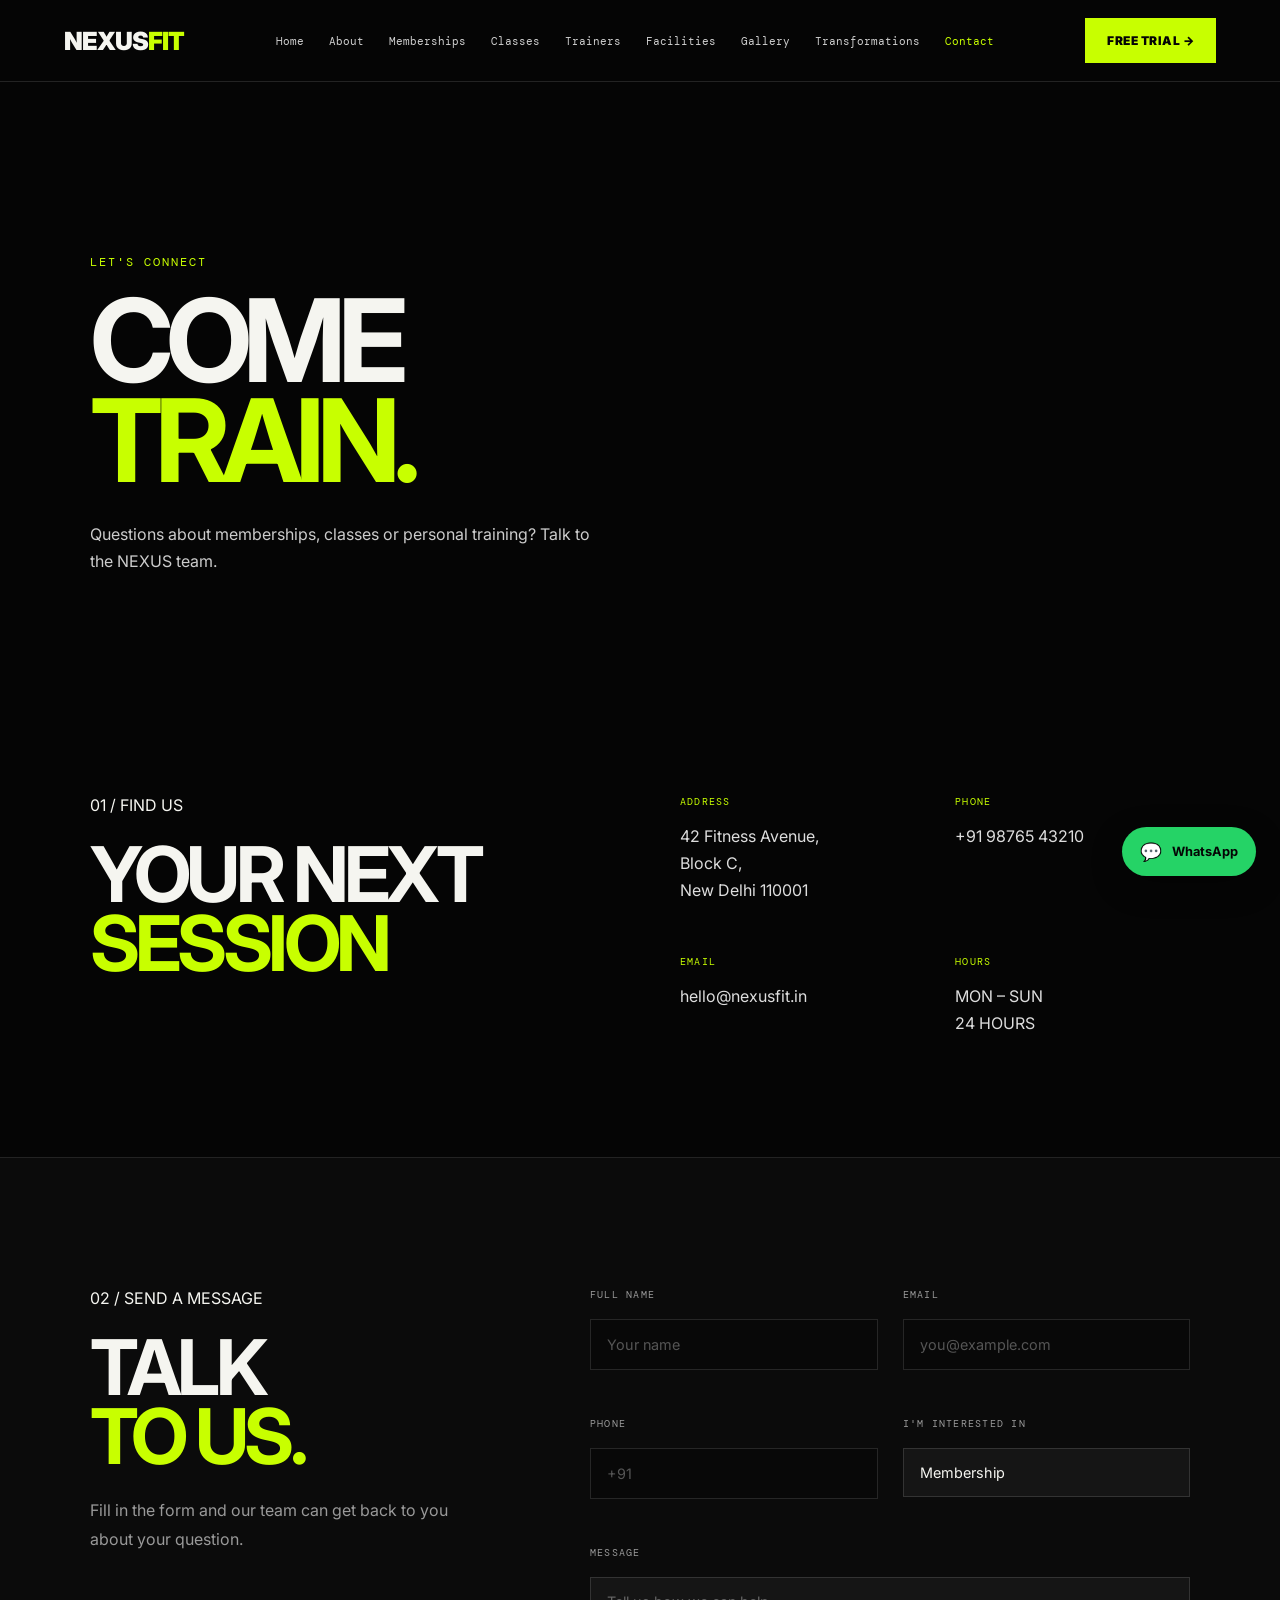
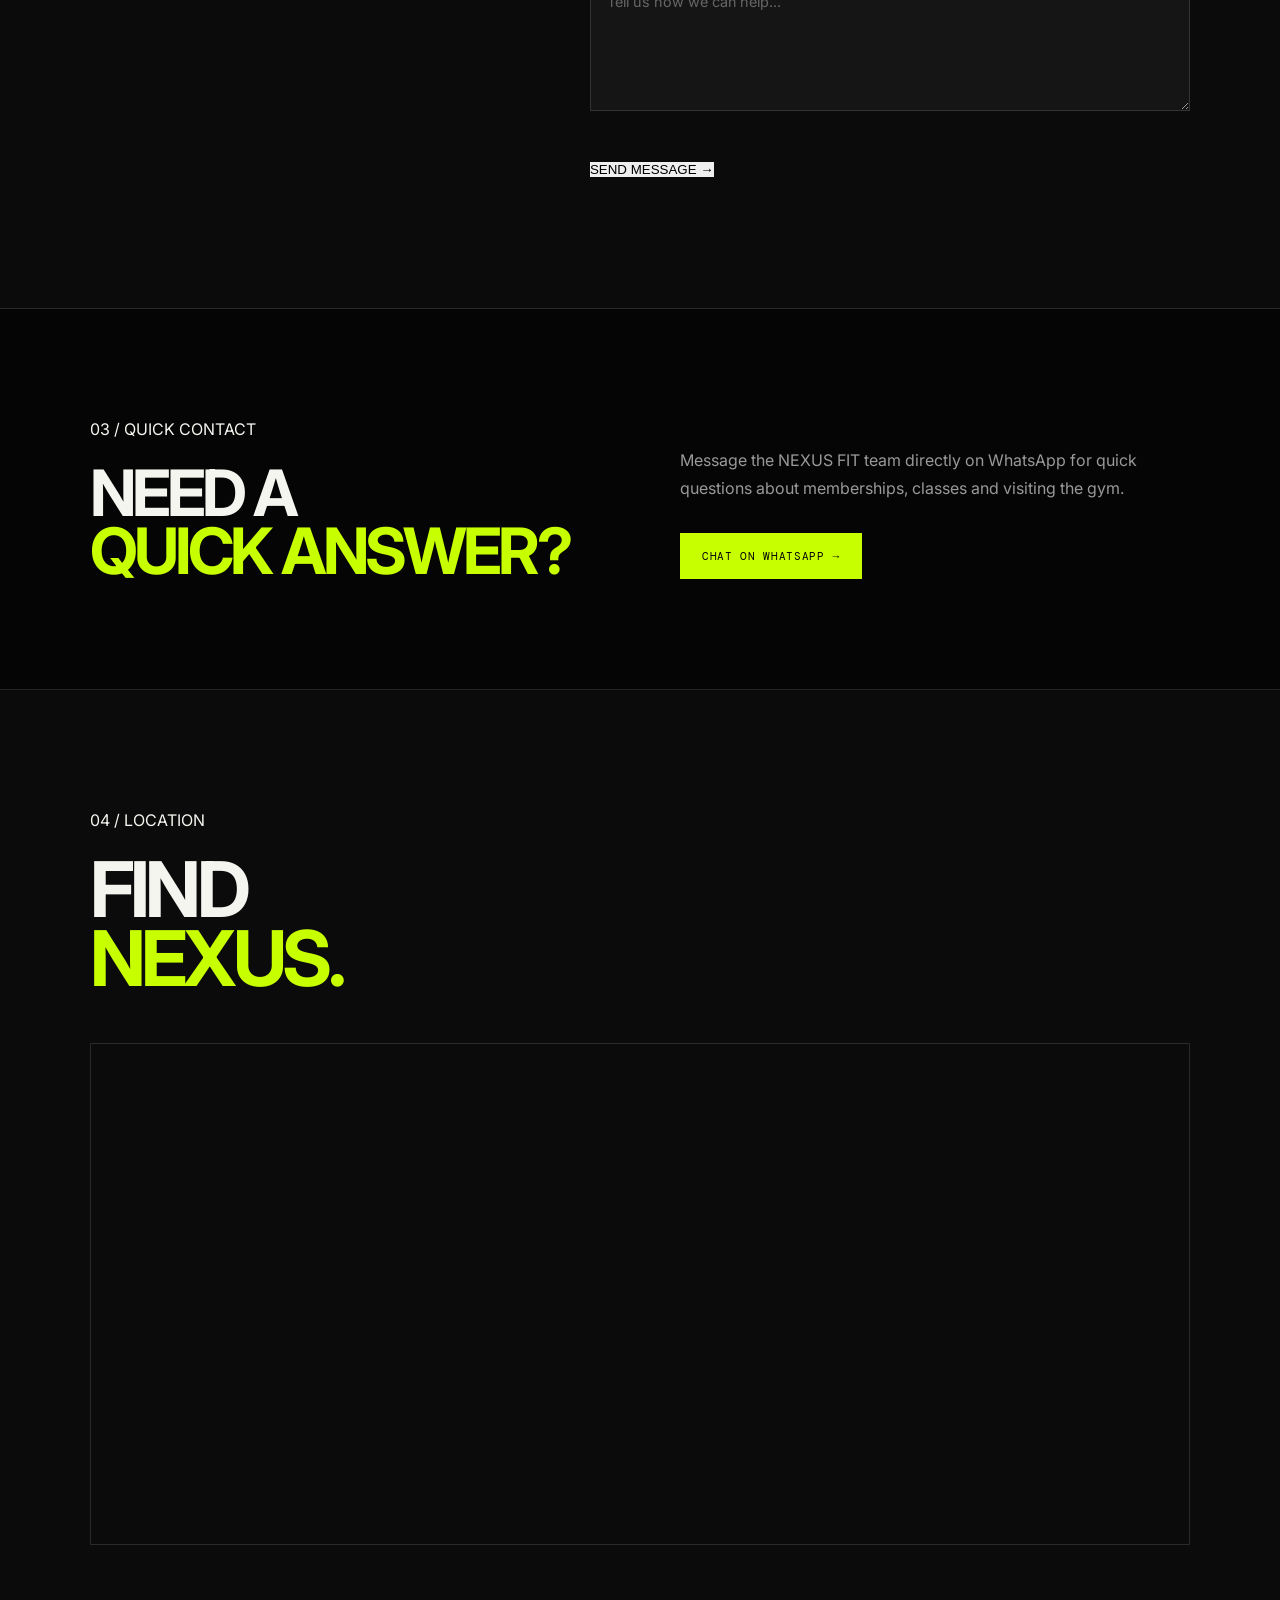
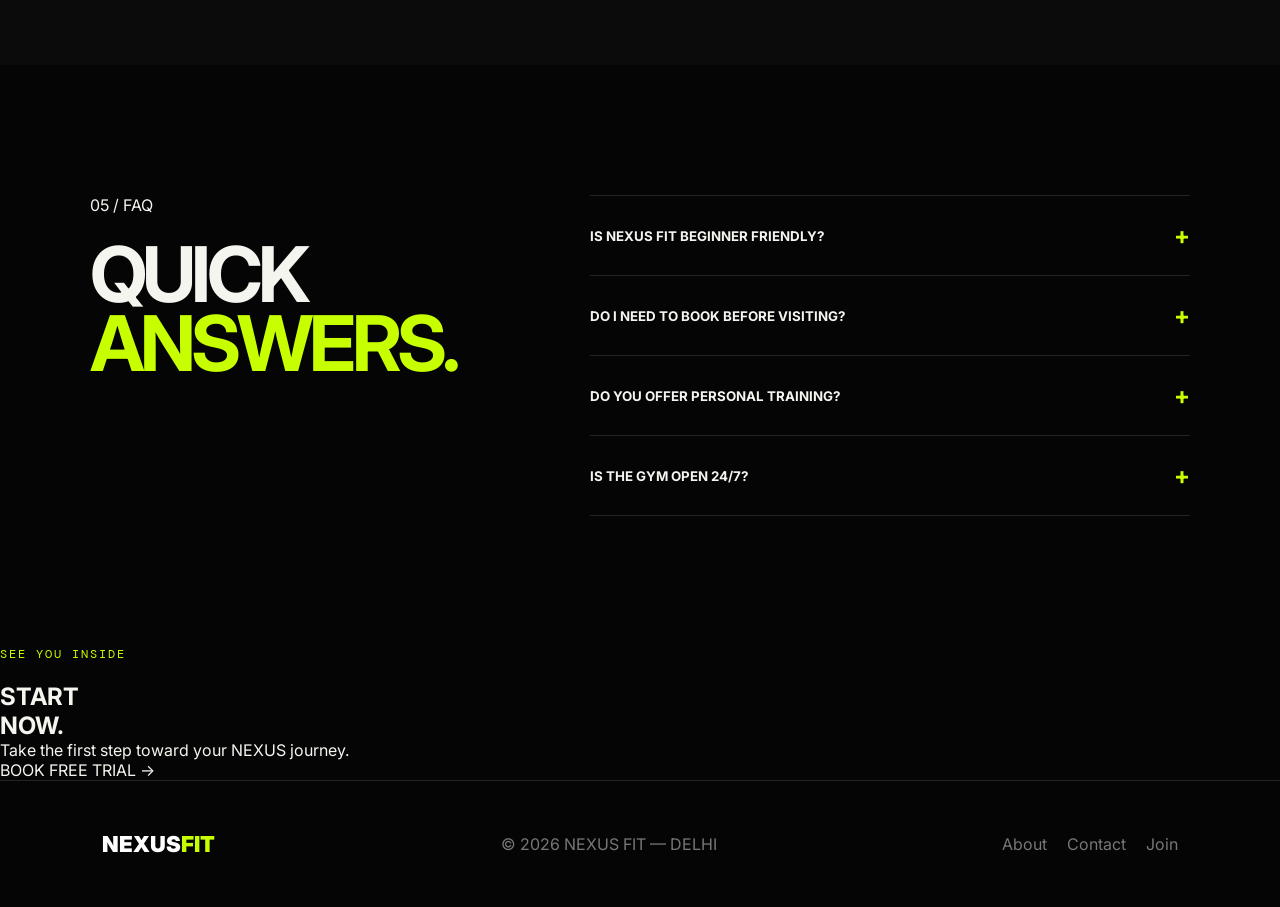
<file: contact.html>
<!DOCTYPE html>
<html lang="en">
<head>
    <meta charset="UTF-8">
    <meta name="viewport" content="width=device-width, initial-scale=1.0">

    <title>Contact | NEXUS FIT</title>

    <link rel="preconnect" href="https://fonts.googleapis.com">
    <link rel="preconnect" href="https://fonts.gstatic.com" crossorigin>

    <link href="https://fonts.googleapis.com/css2?family=DM+Mono:wght@400;500&family=Inter:wght@400;500;600;700;800;900&display=swap" rel="stylesheet">

    <link rel="stylesheet" href="style.css">
</head>

<body>

<header class="navbar">

    <a href="index.html" class="logo">
        NEXUS<span>FIT</span>
    </a>

    <nav>
        <a href="index.html">Home</a>
        <a href="about.html">About</a>
        <a href="memberships.html">Memberships</a>
        <a href="classes.html">Classes</a>
        <a href="trainers.html">Trainers</a>
        <a href="facilities.html">Facilities</a>
        <a href="gallery.html">Gallery</a>
        <a href="transformations.html">Transformations</a>
        <a href="contact.html">Contact</a>
    </nav>

    <a href="trial.html" class="nav-button">
        FREE TRIAL →
    </a>

</header>


<!-- HERO -->

<section class="contact-hero">

    <div class="contact-hero-content">

        <p class="eyebrow">
            LET'S CONNECT
        </p>

        <h1>
            COME<br>
            <span>TRAIN.</span>
        </h1>

        <p>
            Questions about memberships, classes or
            personal training? Talk to the NEXUS team.
        </p>

    </div>

</section>


<!-- CONTACT INFO -->

<section class="contact-info-section">

    <div class="contact-info-intro">

        <p class="section-number">
            01 / FIND US
        </p>

        <h2>
            YOUR NEXT<br>
            <span>SESSION</span>
        </h2>

    </div>


    <div class="contact-details">

        <div class="contact-detail">

            <span>
                ADDRESS
            </span>

            <p>
                42 Fitness Avenue,<br>
                Block C,<br>
                New Delhi 110001
            </p>

        </div>


        <div class="contact-detail">

            <span>
                PHONE
            </span>

            <a href="tel:+919876543210">
                +91 98765 43210
            </a>

        </div>


        <div class="contact-detail">

            <span>
                EMAIL
            </span>

            <a href="mailto:hello@nexusfit.in">
                hello@nexusfit.in
            </a>

        </div>


        <div class="contact-detail">

            <span>
                HOURS
            </span>

            <p>
                MON – SUN<br>
                24 HOURS
            </p>

        </div>

    </div>

</section>


<!-- CONTACT FORM -->

<section class="contact-form-section">

    <div class="contact-form-heading">

        <p class="section-number">
            02 / SEND A MESSAGE
        </p>

        <h2>
            TALK<br>
            <span>TO US.</span>
        </h2>

        <p>
            Fill in the form and our team can get back
            to you about your question.
        </p>

    </div>


    <form class="contact-form" id="contactForm">

        <div class="form-group">

            <label for="name">
                FULL NAME
            </label>

            <input
                type="text"
                id="name"
                name="name"
                placeholder="Your name"
                required
            >

        </div>


        <div class="form-group">

            <label for="email">
                EMAIL
            </label>

            <input
                type="email"
                id="email"
                name="email"
                placeholder="you@example.com"
                required
            >

        </div>


        <div class="form-group">

            <label for="phone">
                PHONE
            </label>

            <input
                type="tel"
                id="phone"
                name="phone"
                placeholder="+91"
            >

        </div>


        <div class="form-group">

            <label for="subject">
                I'M INTERESTED IN
            </label>

            <select id="subject" name="subject">

                <option value="membership">
                    Membership
                </option>

                <option value="classes">
                    Classes
                </option>

                <option value="personal-training">
                    Personal Training
                </option>

                <option value="free-trial">
                    Free Trial
                </option>

                <option value="other">
                    Something Else
                </option>

            </select>

        </div>


        <div class="form-group form-full">

            <label for="message">
                MESSAGE
            </label>

            <textarea
                id="message"
                name="message"
                rows="6"
                placeholder="Tell us how we can help..."
                required
            ></textarea>

        </div>


        <div class="form-full">

            <button
                type="submit"
                class="btn btn-primary contact-submit"
            >
                SEND MESSAGE →
            </button>

            <p
                class="form-success"
                id="contactSuccess"
            >
                MESSAGE RECEIVED — THANK YOU.
            </p>

        </div>

    </form>

</section>


<!-- WHATSAPP -->

<section class="whatsapp-section">

    <div>

        <p class="section-number">
            03 / QUICK CONTACT
        </p>

        <h2>
            NEED A<br>
            <span>QUICK ANSWER?</span>
        </h2>

    </div>

    <div>

        <p>
            Message the NEXUS FIT team directly on WhatsApp
            for quick questions about memberships, classes
            and visiting the gym.
        </p>

        <a
            href="https://wa.me/919876543210?text=Hi%20NEXUS%20FIT%2C%20I%27d%20like%20to%20know%20more%20about%20the%20gym."
            target="_blank"
            class="whatsapp-button"
        >
            CHAT ON WHATSAPP →
        </a>

    </div>

</section>


<!-- MAP -->

<section class="map-section">

    <div class="map-heading">

        <p class="section-number">
            04 / LOCATION
        </p>

        <h2>
            FIND<br>
            <span>NEXUS.</span>
        </h2>

    </div>


    <div class="map-container">

        <iframe
            src="https://www.google.com/maps?q=Connaught%20Place%2C%20New%20Delhi&output=embed"
            width="100%"
            height="500"
            style="border:0;"
            allowfullscreen=""
            loading="lazy"
            referrerpolicy="no-referrer-when-downgrade">
        </iframe>

    </div>

</section>


<!-- FAQ -->

<section class="contact-faq">

    <div>

        <p class="section-number">
            05 / FAQ
        </p>

        <h2>
            QUICK<br>
            <span>ANSWERS.</span>
        </h2>

    </div>


    <div class="faq-list">

        <div class="faq-item">

            <button class="faq-question">
                IS NEXUS FIT BEGINNER FRIENDLY?
                <span>+</span>
            </button>

            <div class="faq-answer">

                <p>
                    Yes. Our training system is designed for
                    beginners as well as experienced members.
                    Coaches can scale exercises according to
                    your current level.
                </p>

            </div>

        </div>


        <div class="faq-item">

            <button class="faq-question">
                DO I NEED TO BOOK BEFORE VISITING?
                <span>+</span>
            </button>

            <div class="faq-answer">

                <p>
                    A booking is recommended for a tour or
                    free trial so the team can prepare for
                    your visit.
                </p>

            </div>

        </div>


        <div class="faq-item">

            <button class="faq-question">
                DO YOU OFFER PERSONAL TRAINING?
                <span>+</span>
            </button>

            <div class="faq-answer">

                <p>
                    Yes. Personal training is available with
                    our coaching team. You can request a
                    trainer through the free-trial form.
                </p>

            </div>

        </div>


        <div class="faq-item">

            <button class="faq-question">
                IS THE GYM OPEN 24/7?
                <span>+</span>
            </button>

            <div class="faq-answer">

                <p>
                    The NEXUS FIT concept shown on this website
                    offers 24/7 member access. Actual access
                    policies should be confirmed with the gym.
                </p>

            </div>

        </div>

    </div>

</section>


<!-- FINAL CTA -->

<section class="page-cta">

    <p class="eyebrow">
        SEE YOU INSIDE
    </p>

    <h2>
        START<br>
        <span>NOW.</span>
    </h2>

    <p>
        Take the first step toward your NEXUS journey.
    </p>

    <a href="trial.html" class="btn btn-primary">
        BOOK FREE TRIAL →
    </a>

</section>


<footer>

    <div class="footer-logo">
        NEXUS<span>FIT</span>
    </div>

    <p>
        © 2026 NEXUS FIT — DELHI
    </p>

    <div class="footer-links">

        <a href="about.html">About</a>
        <a href="contact.html">Contact</a>
        <a href="trial.html">Join</a>
    </div>

</footer>


<script src="script.js"></script>

</body>
</html>
</file>
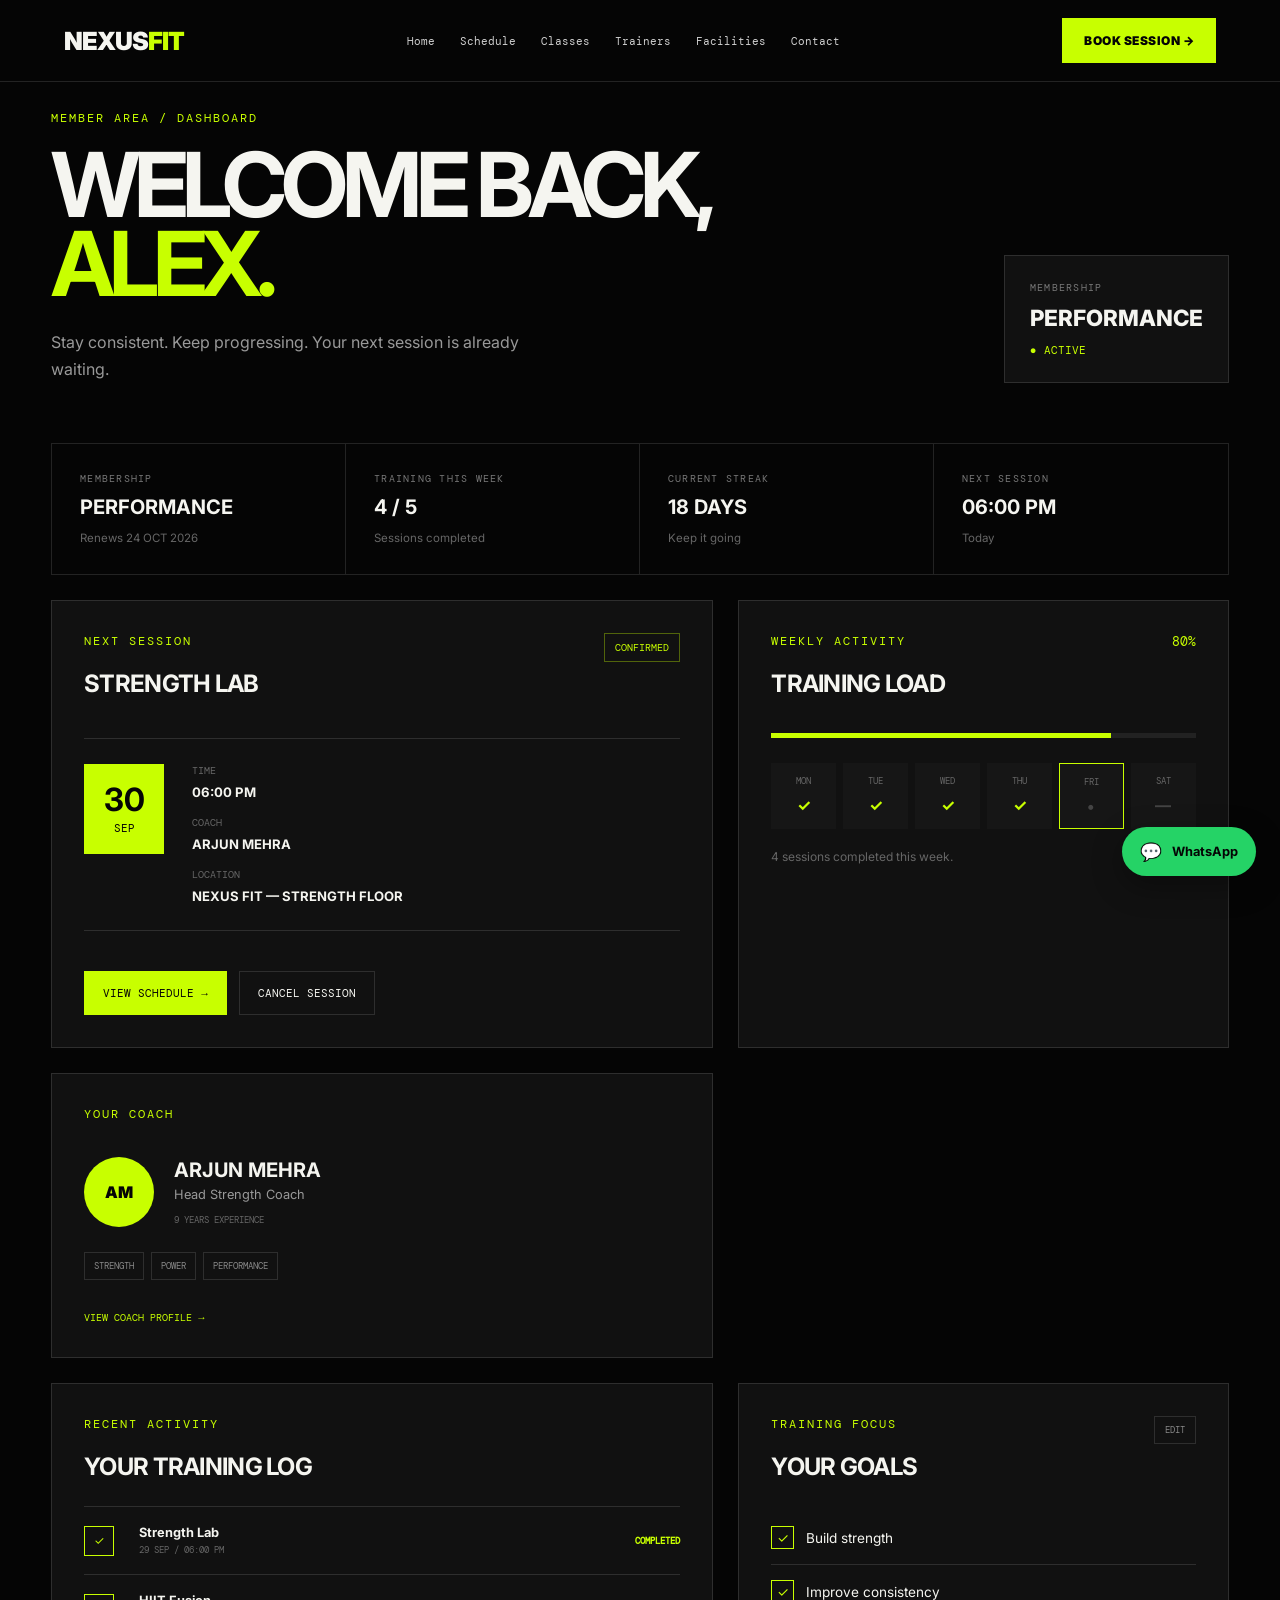
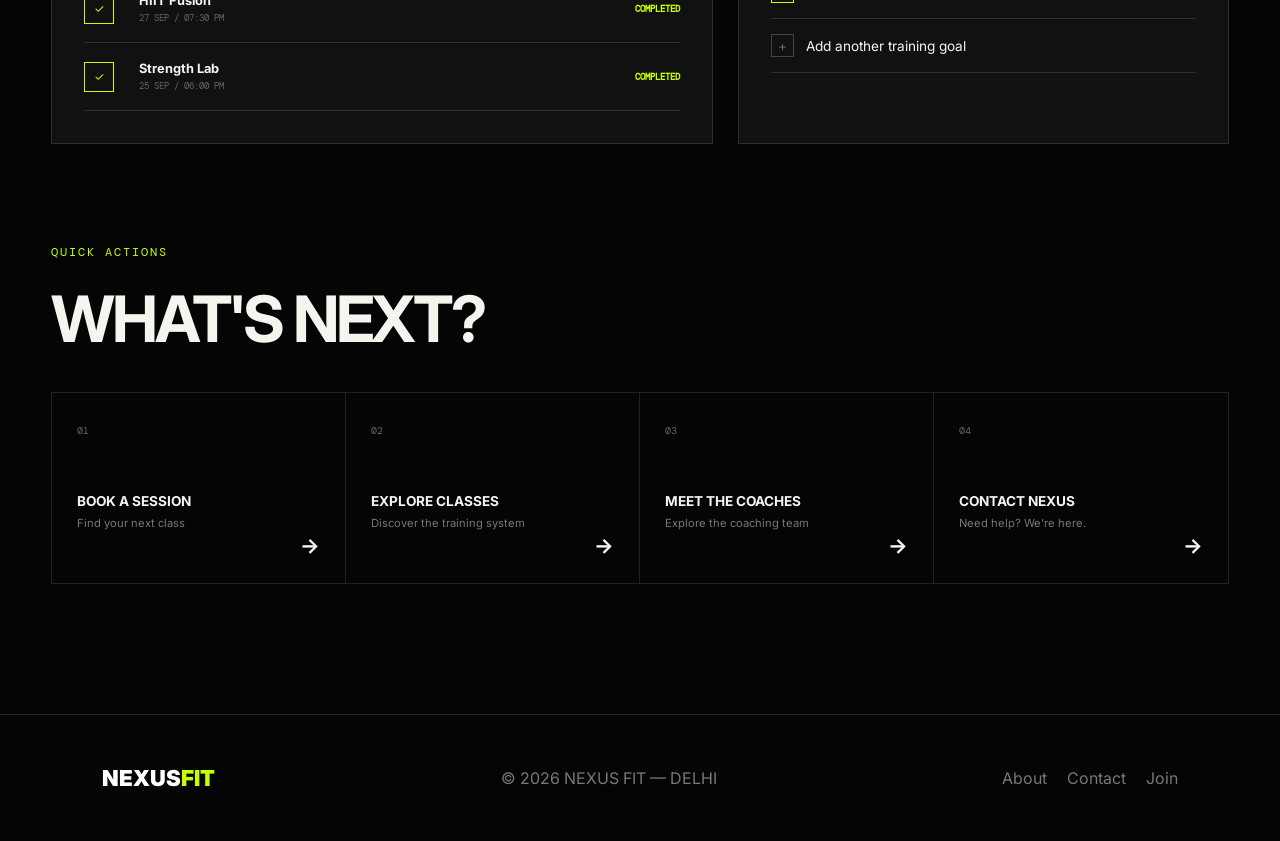
<file: dashboard.html>
<!DOCTYPE html>
<html lang="en">
<head>
    <meta charset="UTF-8">
    <meta name="viewport" content="width=device-width, initial-scale=1.0">

    <title>Member Dashboard | NEXUS FIT</title>

    <link rel="preconnect" href="https://fonts.googleapis.com">
    <link rel="preconnect" href="https://fonts.gstatic.com" crossorigin>

    <link href="https://fonts.googleapis.com/css2?family=DM+Mono:wght@400;500&family=Inter:wght@400;500;600;700;800;900&display=swap" rel="stylesheet">

    <link rel="stylesheet" href="style.css">
</head>

<body>

<header class="navbar">

    <a href="index.html" class="logo">
        NEXUS<span>FIT</span>
    </a>

    <nav>
        <a href="index.html">Home</a>
        <a href="schedule.html">Schedule</a>
        <a href="classes.html">Classes</a>
        <a href="trainers.html">Trainers</a>
        <a href="facilities.html">Facilities</a>
        <a href="contact.html">Contact</a>
    </nav>

    <a href="trial.html" class="nav-button">
        BOOK SESSION →
    </a>

</header>


<!-- DASHBOARD -->

<main class="dashboard-page">

    <!-- TOP -->

    <section class="dashboard-top">

        <div>

            <div class="eyebrow">
                MEMBER AREA / DASHBOARD
            </div>

            <h1>
                WELCOME BACK,<br>
                <span>ALEX.</span>
            </h1>

            <p>
                Stay consistent. Keep progressing.
                Your next session is already waiting.
            </p>

        </div>


        <div class="member-badge">

            <div class="badge-label">
                MEMBERSHIP
            </div>

            <div class="badge-plan">
                PERFORMANCE
            </div>

            <div class="badge-status">
                ● ACTIVE
            </div>

        </div>

    </section>


    <!-- QUICK STATS -->

    <section class="dashboard-stats">

        <div class="dashboard-stat">

            <span class="stat-label">
                MEMBERSHIP
            </span>

            <strong>
                PERFORMANCE
            </strong>

            <small>
                Renews 24 OCT 2026
            </small>

        </div>


        <div class="dashboard-stat">

            <span class="stat-label">
                TRAINING THIS WEEK
            </span>

            <strong>
                4 / 5
            </strong>

            <small>
                Sessions completed
            </small>

        </div>


        <div class="dashboard-stat">

            <span class="stat-label">
                CURRENT STREAK
            </span>

            <strong>
                18 DAYS
            </strong>

            <small>
                Keep it going
            </small>

        </div>


        <div class="dashboard-stat">

            <span class="stat-label">
                NEXT SESSION
            </span>

            <strong>
                06:00 PM
            </strong>

            <small>
                Today
            </small>

        </div>

    </section>


    <!-- MAIN GRID -->

    <section class="dashboard-grid">


        <!-- NEXT SESSION -->

        <div class="dashboard-card next-session">

            <div class="card-heading">

                <div>
                    <div class="eyebrow">
                        NEXT SESSION
                    </div>

                    <h2>
                        STRENGTH LAB
                    </h2>
                </div>

                <span class="session-status">
                    CONFIRMED
                </span>

            </div>


            <div class="session-main">

                <div class="session-date">
                    <strong>30</strong>
                    <span>SEP</span>
                </div>

                <div class="session-details">

                    <div>
                        <span>TIME</span>
                        <strong>06:00 PM</strong>
                    </div>

                    <div>
                        <span>COACH</span>
                        <strong>ARJUN MEHRA</strong>
                    </div>

                    <div>
                        <span>LOCATION</span>
                        <strong>NEXUS FIT — STRENGTH FLOOR</strong>
                    </div>

                </div>

            </div>


            <div class="session-actions">

                <a href="schedule.html" class="dashboard-button">
                    VIEW SCHEDULE →
                </a>

                <button
                    type="button"
                    class="dashboard-button secondary"
                    id="cancelSession"
                >
                    CANCEL SESSION
                </button>

            </div>


            <div
                class="session-cancel-message"
                id="cancelMessage"
            >
                SESSION CANCELLED FOR THIS DEMO.
            </div>

        </div>


        <!-- WEEKLY PROGRESS -->

        <div class="dashboard-card">

            <div class="card-heading">

                <div>
                    <div class="eyebrow">
                        WEEKLY ACTIVITY
                    </div>

                    <h2>
                        TRAINING LOAD
                    </h2>
                </div>

                <span class="card-value">
                    80%
                </span>

            </div>


            <div class="progress-bar">

                <div
                    class="progress-fill"
                    style="width:80%;"
                ></div>

            </div>


            <div class="week-days">

                <div class="week-day completed">
                    <span>MON</span>
                    <strong>✓</strong>
                </div>

                <div class="week-day completed">
                    <span>TUE</span>
                    <strong>✓</strong>
                </div>

                <div class="week-day completed">
                    <span>WED</span>
                    <strong>✓</strong>
                </div>

                <div class="week-day completed">
                    <span>THU</span>
                    <strong>✓</strong>
                </div>

                <div class="week-day current">
                    <span>FRI</span>
                    <strong>•</strong>
                </div>

                <div class="week-day">
                    <span>SAT</span>
                    <strong>—</strong>
                </div>

            </div>


            <p class="card-note">
                4 sessions completed this week.
            </p>

        </div>


        <!-- TRAINER -->

        <div class="dashboard-card trainer-card">

            <div class="eyebrow">
                YOUR COACH
            </div>

            <div class="trainer-dashboard">

                <div class="trainer-avatar">
                    AM
                </div>

                <div>

                    <h2>
                        ARJUN MEHRA
                    </h2>

                    <p>
                        Head Strength Coach
                    </p>

                    <span>
                        9 YEARS EXPERIENCE
                    </span>

                </div>

            </div>


            <div class="trainer-specialties">

                <span>STRENGTH</span>
                <span>POWER</span>
                <span>PERFORMANCE</span>

            </div>


            <a href="trainers.html" class="text-link">
                VIEW COACH PROFILE →
            </a>

        </div>


        <!-- ACTIVITY -->

        <div class="dashboard-card activity-card">

            <div class="eyebrow">
                RECENT ACTIVITY
            </div>

            <h2>
                YOUR TRAINING LOG
            </h2>


            <div class="activity-list">

                <div class="activity-item">

                    <div class="activity-icon">
                        ✓
                    </div>

                    <div>

                        <strong>
                            Strength Lab
                        </strong>

                        <span>
                            29 SEP / 06:00 PM
                        </span>

                    </div>

                    <b>
                        COMPLETED
                    </b>

                </div>


                <div class="activity-item">

                    <div class="activity-icon">
                        ✓
                    </div>

                    <div>

                        <strong>
                            HIIT Fusion
                        </strong>

                        <span>
                            27 SEP / 07:30 PM
                        </span>

                    </div>

                    <b>
                        COMPLETED
                    </b>

                </div>


                <div class="activity-item">

                    <div class="activity-icon">
                        ✓
                    </div>

                    <div>

                        <strong>
                            Strength Lab
                        </strong>

                        <span>
                            25 SEP / 06:00 PM
                        </span>

                    </div>

                    <b>
                        COMPLETED
                    </b>

                </div>

            </div>

        </div>


        <!-- GOALS -->

        <div class="dashboard-card goals-card">

            <div class="card-heading">

                <div>

                    <div class="eyebrow">
                        TRAINING FOCUS
                    </div>

                    <h2>
                        YOUR GOALS
                    </h2>

                </div>

                <button
                    type="button"
                    class="edit-goals"
                    id="editGoals"
                >
                    EDIT
                </button>

            </div>


            <div class="goal-list">

                <div class="goal-item">

                    <span class="goal-check checked">
                        ✓
                    </span>

                    <span>
                        Build strength
                    </span>

                </div>


                <div class="goal-item">

                    <span class="goal-check checked">
                        ✓
                    </span>

                    <span>
                        Improve consistency
                    </span>

                </div>


                <div class="goal-item">

                    <span class="goal-check">
                        +
                    </span>

                    <span>
                        Add another training goal
                    </span>

                </div>

            </div>


            <div
                class="goal-edit-message"
                id="goalEditMessage"
            >
                Goal editing is available in this dashboard demo.
            </div>

        </div>


    </section>


    <!-- QUICK ACTIONS -->

    <section class="quick-actions">

        <div class="eyebrow">
            QUICK ACTIONS
        </div>

        <h2>
            WHAT'S NEXT?
        </h2>


        <div class="quick-action-grid">

            <a href="schedule.html" class="quick-action">

                <span>01</span>

                <strong>
                    BOOK A SESSION
                </strong>

                <small>
                    Find your next class
                </small>

                <b>→</b>

            </a>


            <a href="classes.html" class="quick-action">

                <span>02</span>

                <strong>
                    EXPLORE CLASSES
                </strong>

                <small>
                    Discover the training system
                </small>

                <b>→</b>

            </a>


            <a href="trainers.html" class="quick-action">

                <span>03</span>

                <strong>
                    MEET THE COACHES
                </strong>

                <small>
                    Explore the coaching team
                </small>

                <b>→</b>

            </a>


            <a href="contact.html" class="quick-action">

                <span>04</span>

                <strong>
                    CONTACT NEXUS
                </strong>

                <small>
                    Need help? We're here.
                </small>

                <b>→</b>

            </a>

        </div>

    </section>

</main>


<footer>

    <div class="footer-logo">
        NEXUS<span>FIT</span>
    </div>

    <p>
        © 2026 NEXUS FIT — DELHI
    </p>

    <div class="footer-links">
        <a href="about.html">About</a>
        <a href="contact.html">Contact</a>
        <a href="trial.html">Join</a>
    </div>

</footer>


<script src="script.js"></script>

</body>
</html>
</file>
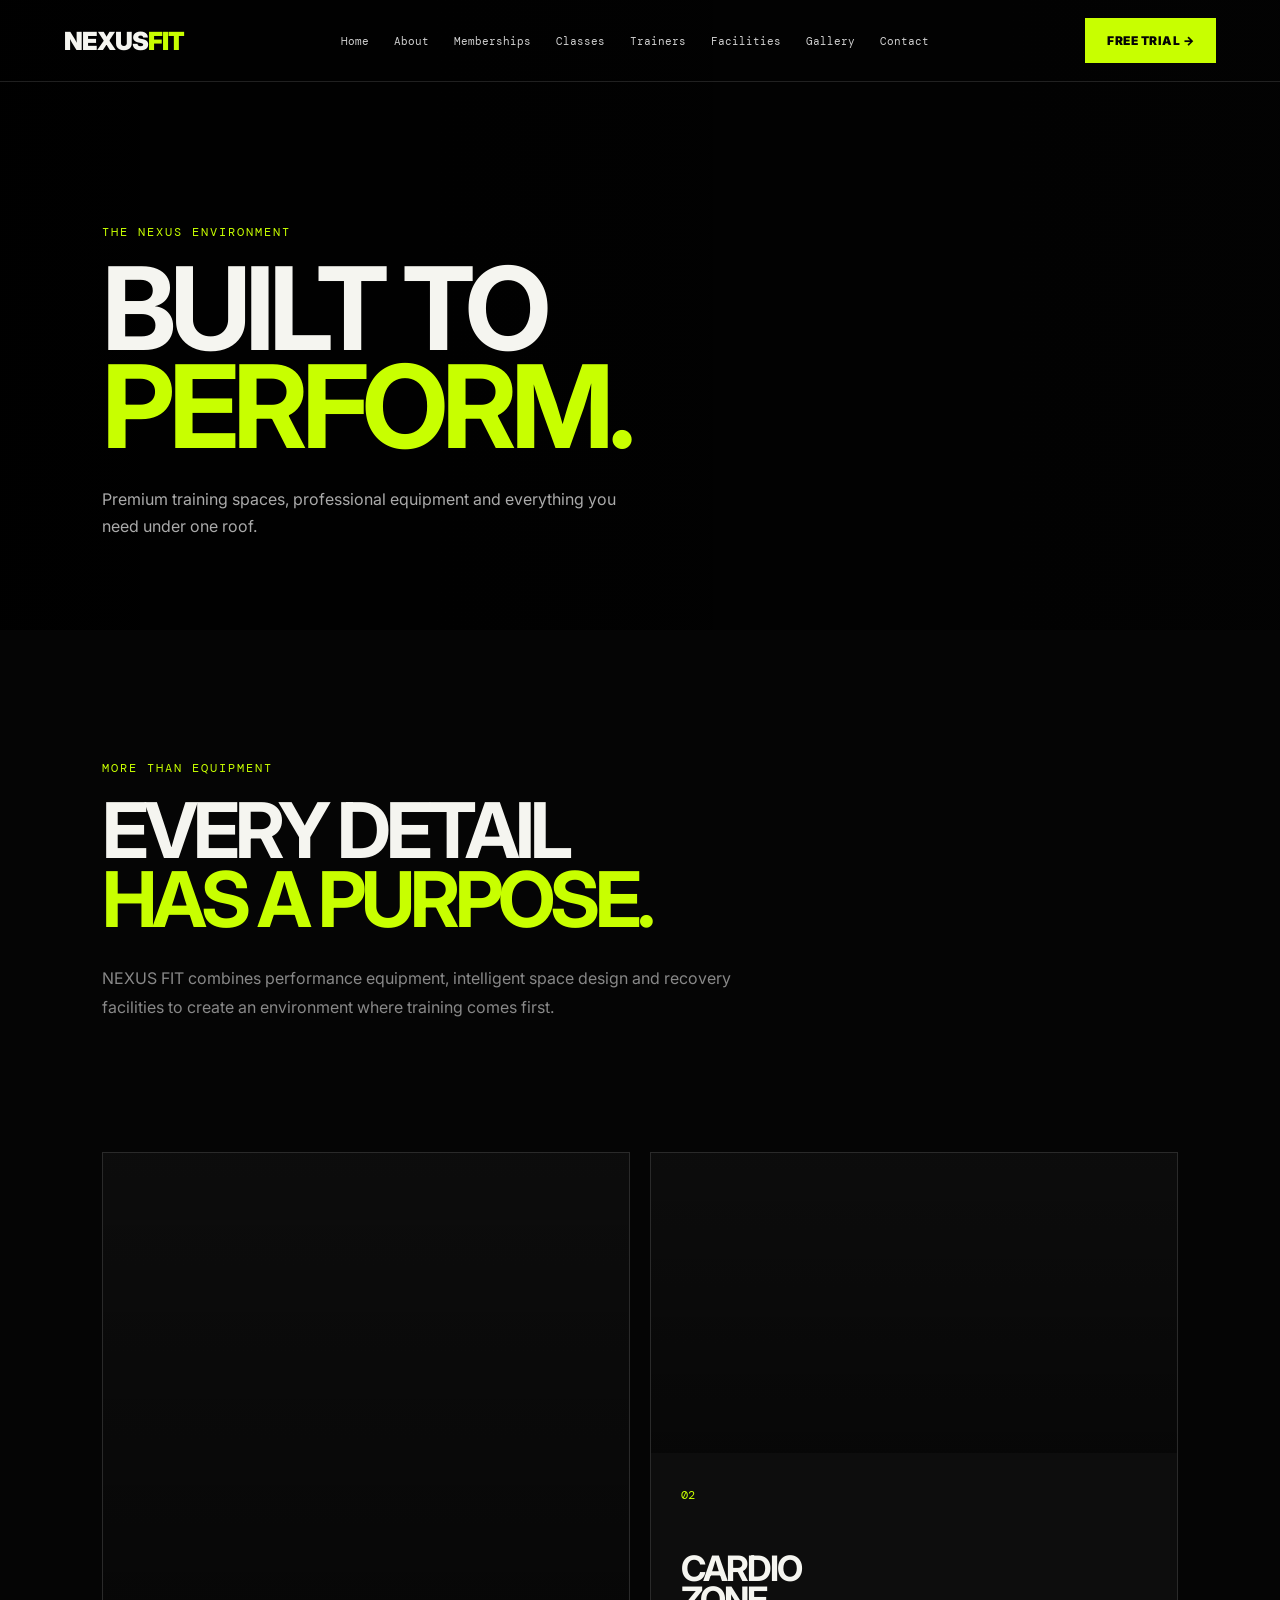
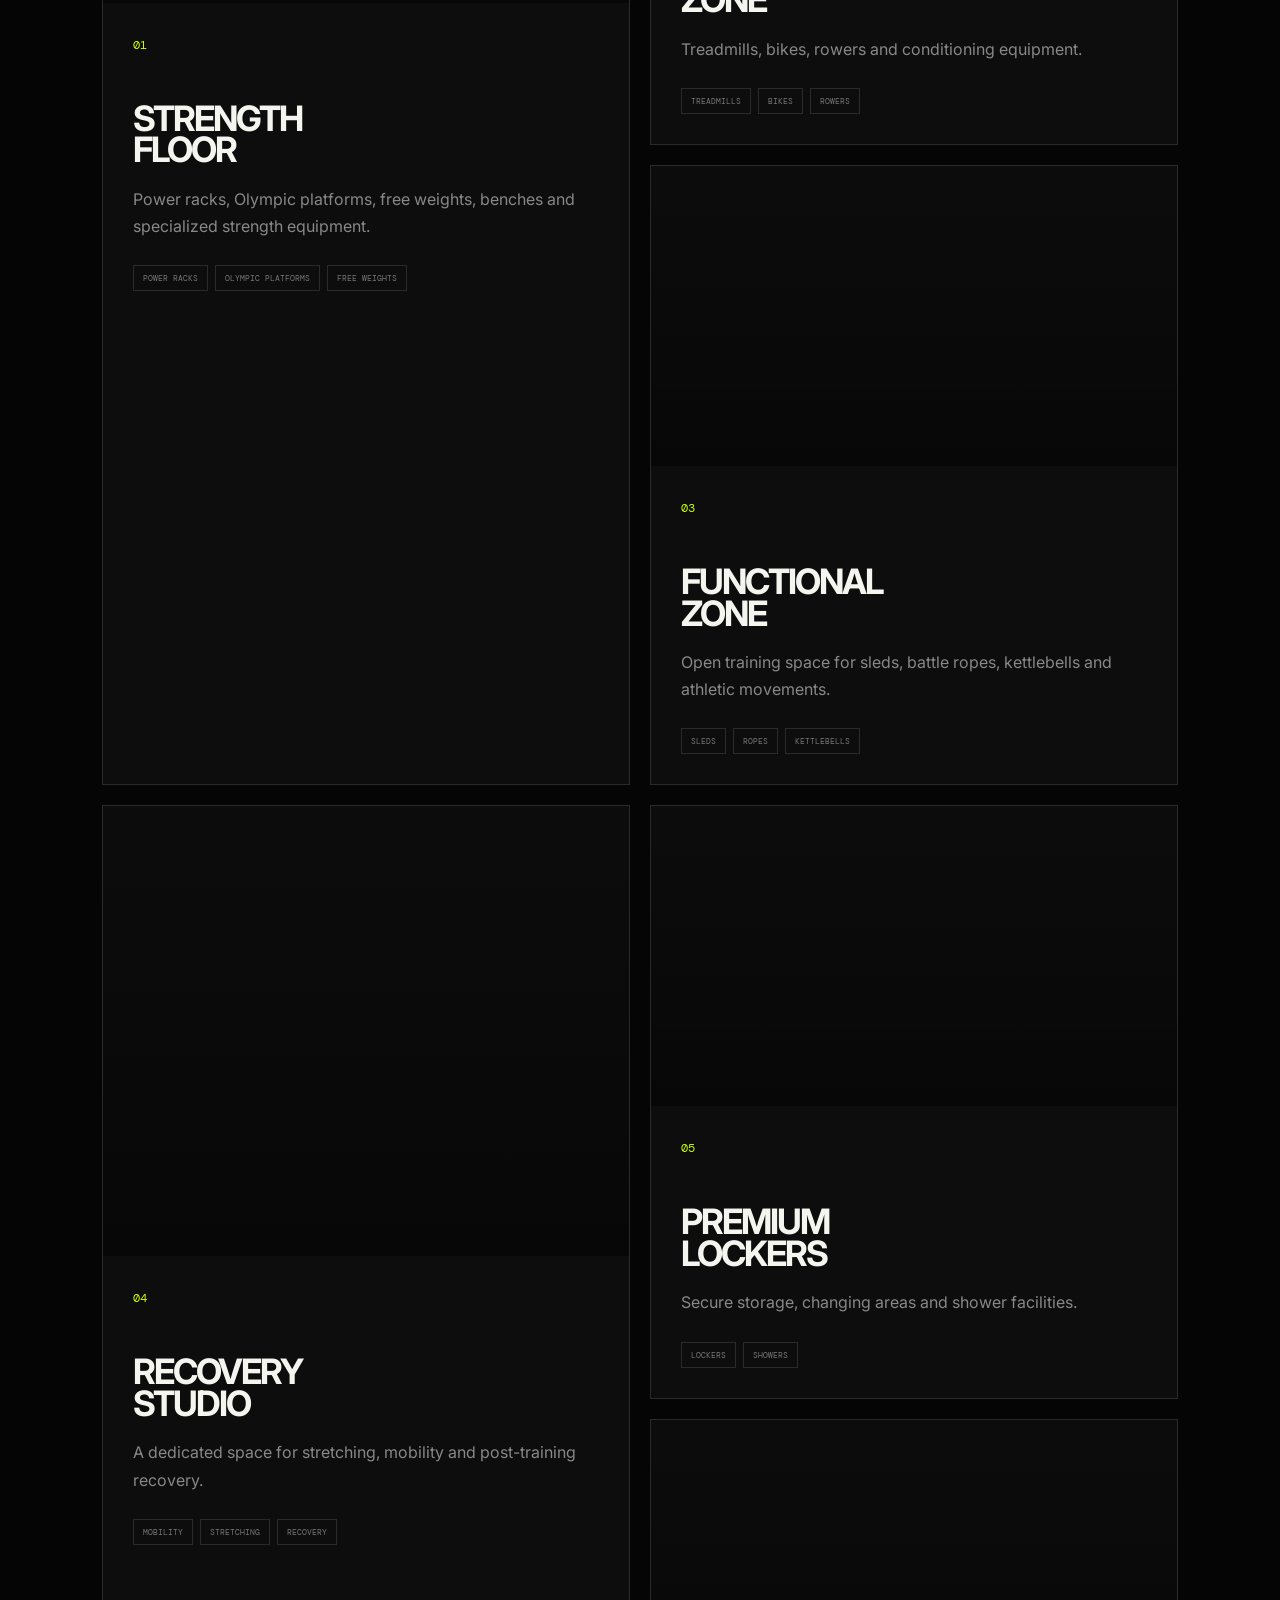
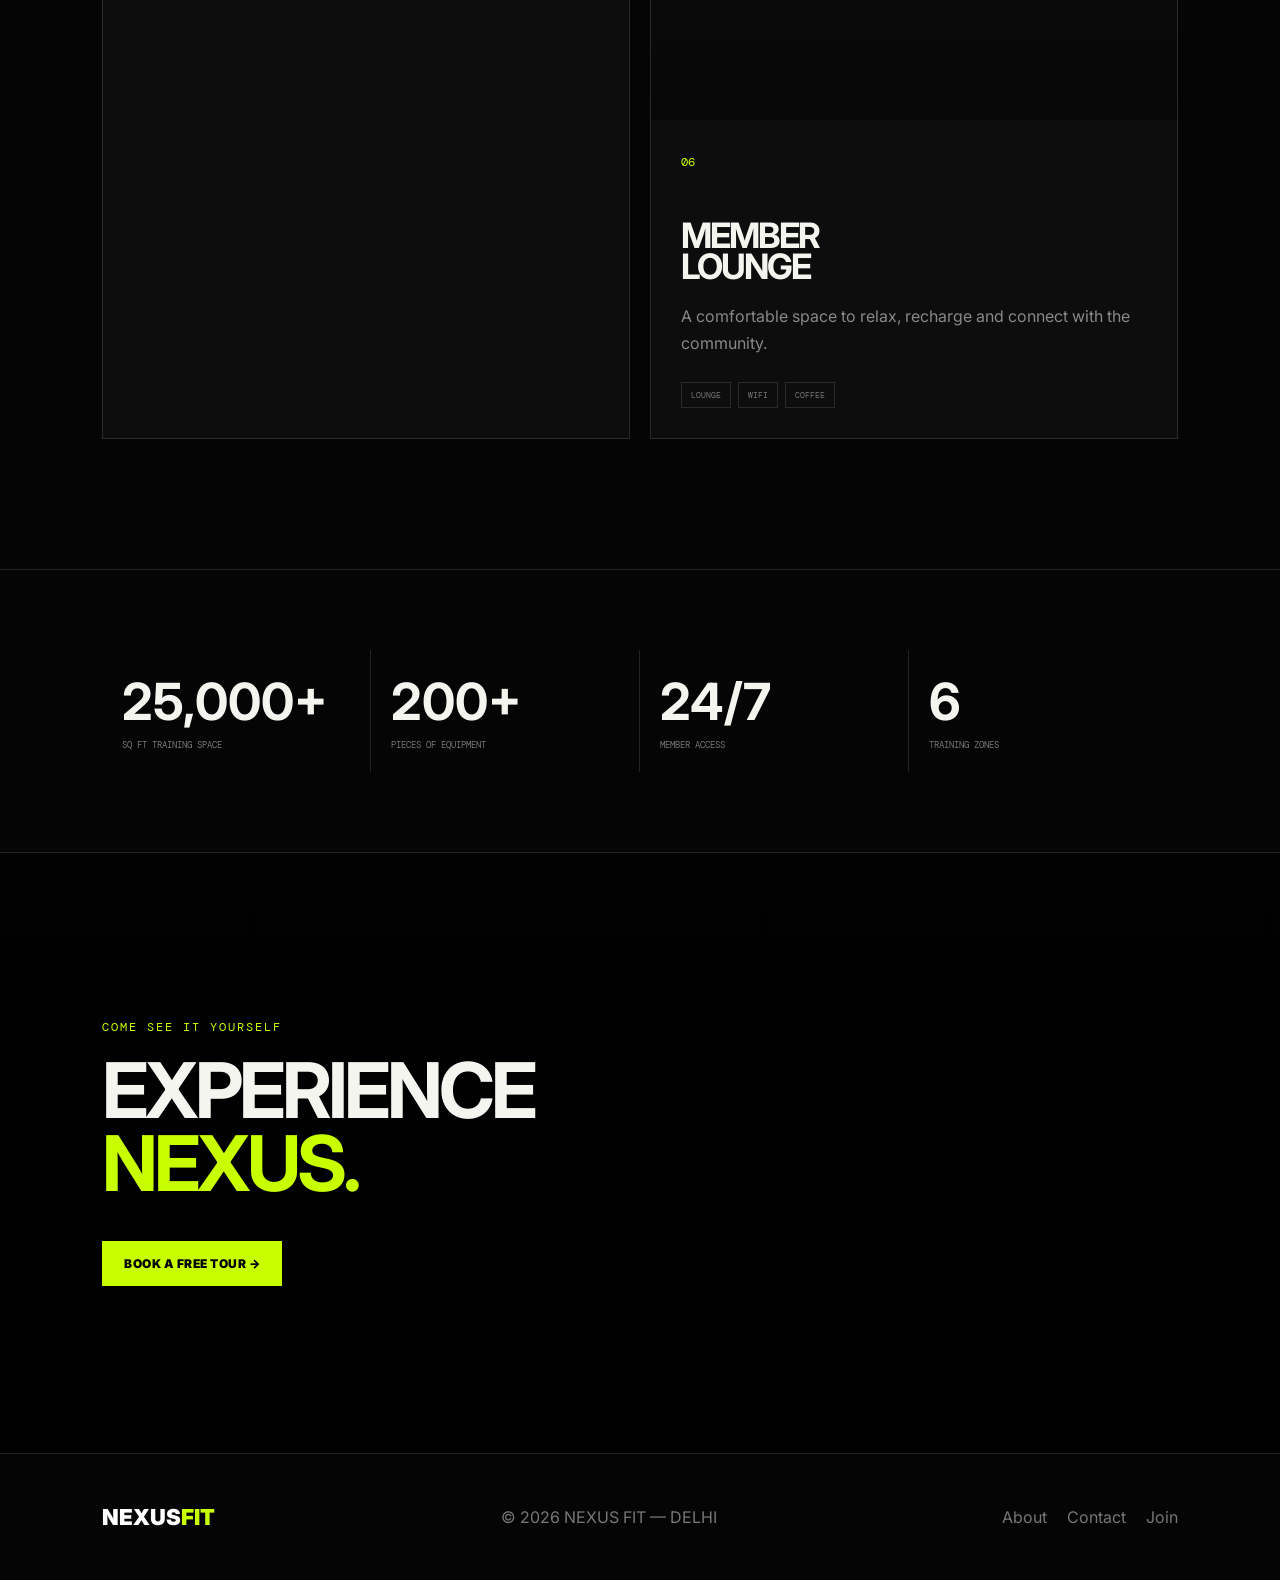
<file: facilities.html>
<!DOCTYPE html>
<html lang="en">

<head>

    <meta charset="UTF-8">

    <meta
        name="viewport"
        content="width=device-width, initial-scale=1.0"
    >

    <title>Facilities — NEXUS FIT</title>

    <link rel="preconnect" href="https://fonts.googleapis.com">

    <link
        rel="preconnect"
        href="https://fonts.gstatic.com"
        crossorigin
    >

    <link
        href="https://fonts.googleapis.com/css2?family=DM+Mono:wght@400;500&family=Inter:wght@400;500;600;700;800;900&display=swap"
        rel="stylesheet"
    >

    <link rel="stylesheet" href="style.css">

</head>


<body>


    <!-- NAVIGATION -->

    <header class="navbar">

        <a href="index.html" class="logo">
            NEXUS<span>FIT</span>
        </a>


        <nav>

            <a href="index.html">Home</a>

            <a href="about.html">About</a>

            <a href="memberships.html">Memberships</a>

            <a href="classes.html">Classes</a>

            <a href="trainers.html">Trainers</a>

            <a href="facilities.html">Facilities</a>

            <a href="gallery.html">Gallery</a>

            <a href="contact.html">Contact</a>

        </nav>


        <a href="trial.html" class="nav-button">
            FREE TRIAL →
        </a>

    </header>



    <!-- HERO -->

    <section class="page-hero facilities-hero">

        <div>

            <p class="eyebrow">
                THE NEXUS ENVIRONMENT
            </p>

            <h1>
                BUILT TO<br>
                <span>PERFORM.</span>
            </h1>

            <p>
                Premium training spaces, professional equipment
                and everything you need under one roof.
            </p>

        </div>

    </section>



    <!-- INTRO -->

    <section class="facility-intro">

        <p class="eyebrow">
            MORE THAN EQUIPMENT
        </p>

        <h2>
            EVERY DETAIL<br>
            <span>HAS A PURPOSE.</span>
        </h2>

        <p>
            NEXUS FIT combines performance equipment,
            intelligent space design and recovery facilities
            to create an environment where training comes first.
        </p>

    </section>



    <!-- FACILITIES -->

    <section class="facility-grid">


        <!-- STRENGTH -->

        <article class="facility-card facility-large">

            <div class="facility-image facility-strength"></div>

            <div class="facility-content">

                <span class="facility-number">
                    01
                </span>

                <h3>
                    STRENGTH<br>
                    FLOOR
                </h3>

                <p>
                    Power racks, Olympic platforms,
                    free weights, benches and specialized
                    strength equipment.
                </p>

                <div class="facility-tags">

                    <span>POWER RACKS</span>

                    <span>OLYMPIC PLATFORMS</span>

                    <span>FREE WEIGHTS</span>

                </div>

            </div>

        </article>



        <!-- CARDIO -->

        <article class="facility-card">

            <div class="facility-image facility-cardio"></div>

            <div class="facility-content">

                <span class="facility-number">
                    02
                </span>

                <h3>
                    CARDIO<br>
                    ZONE
                </h3>

                <p>
                    Treadmills, bikes, rowers and
                    conditioning equipment.
                </p>

                <div class="facility-tags">

                    <span>TREADMILLS</span>

                    <span>BIKES</span>

                    <span>ROWERS</span>

                </div>

            </div>

        </article>



        <!-- FUNCTIONAL -->

        <article class="facility-card">

            <div class="facility-image facility-functional"></div>

            <div class="facility-content">

                <span class="facility-number">
                    03
                </span>

                <h3>
                    FUNCTIONAL<br>
                    ZONE
                </h3>

                <p>
                    Open training space for sleds,
                    battle ropes, kettlebells and
                    athletic movements.
                </p>

                <div class="facility-tags">

                    <span>SLEDS</span>

                    <span>ROPES</span>

                    <span>KETTLEBELLS</span>

                </div>

            </div>

        </article>



        <!-- RECOVERY -->

        <article class="facility-card facility-large">

            <div class="facility-image facility-recovery"></div>

            <div class="facility-content">

                <span class="facility-number">
                    04
                </span>

                <h3>
                    RECOVERY<br>
                    STUDIO
                </h3>

                <p>
                    A dedicated space for stretching,
                    mobility and post-training recovery.
                </p>

                <div class="facility-tags">

                    <span>MOBILITY</span>

                    <span>STRETCHING</span>

                    <span>RECOVERY</span>

                </div>

            </div>

        </article>



        <!-- LOCKER -->

        <article class="facility-card">

            <div class="facility-image facility-locker"></div>

            <div class="facility-content">

                <span class="facility-number">
                    05
                </span>

                <h3>
                    PREMIUM<br>
                    LOCKERS
                </h3>

                <p>
                    Secure storage, changing areas
                    and shower facilities.
                </p>

                <div class="facility-tags">

                    <span>LOCKERS</span>

                    <span>SHOWERS</span>

                </div>

            </div>

        </article>



        <!-- LOUNGE -->

        <article class="facility-card">

            <div class="facility-image facility-lounge"></div>

            <div class="facility-content">

                <span class="facility-number">
                    06
                </span>

                <h3>
                    MEMBER<br>
                    LOUNGE
                </h3>

                <p>
                    A comfortable space to relax,
                    recharge and connect with the community.
                </p>

                <div class="facility-tags">

                    <span>LOUNGE</span>

                    <span>WIFI</span>

                    <span>COFFEE</span>

                </div>

            </div>

        </article>


    </section>



    <!-- FACILITY STATS -->

    <section class="facility-stats">

        <div>

            <strong>
                25,000+
            </strong>

            <span>
                SQ FT TRAINING SPACE
            </span>

        </div>


        <div>

            <strong>
                200+
            </strong>

            <span>
                PIECES OF EQUIPMENT
            </span>

        </div>


        <div>

            <strong>
                24/7
            </strong>

            <span>
                MEMBER ACCESS
            </span>

        </div>


        <div>

            <strong>
                6
            </strong>

            <span>
                TRAINING ZONES
            </span>

        </div>

    </section>



    <!-- CTA -->

    <section class="cta">

        <p class="eyebrow">
            COME SEE IT YOURSELF
        </p>

        <h2>
            EXPERIENCE<br>
            <span>NEXUS.</span>
        </h2>

        <a
            href="trial.html"
            class="primary-button"
        >
            BOOK A FREE TOUR →
        </a>

    </section>



    <!-- FOOTER -->

    <footer>

        <div class="footer-logo">
            NEXUS<span>FIT</span>
        </div>

        <p>
            © 2026 NEXUS FIT — DELHI
        </p>

        <div class="footer-links">

            <a href="about.html">
                About
            </a>

            <a href="contact.html">
                Contact
            </a>

            <a href="trial.html">
                Join
            </a>

        </div>

    </footer>


</body>

</html>
</file>
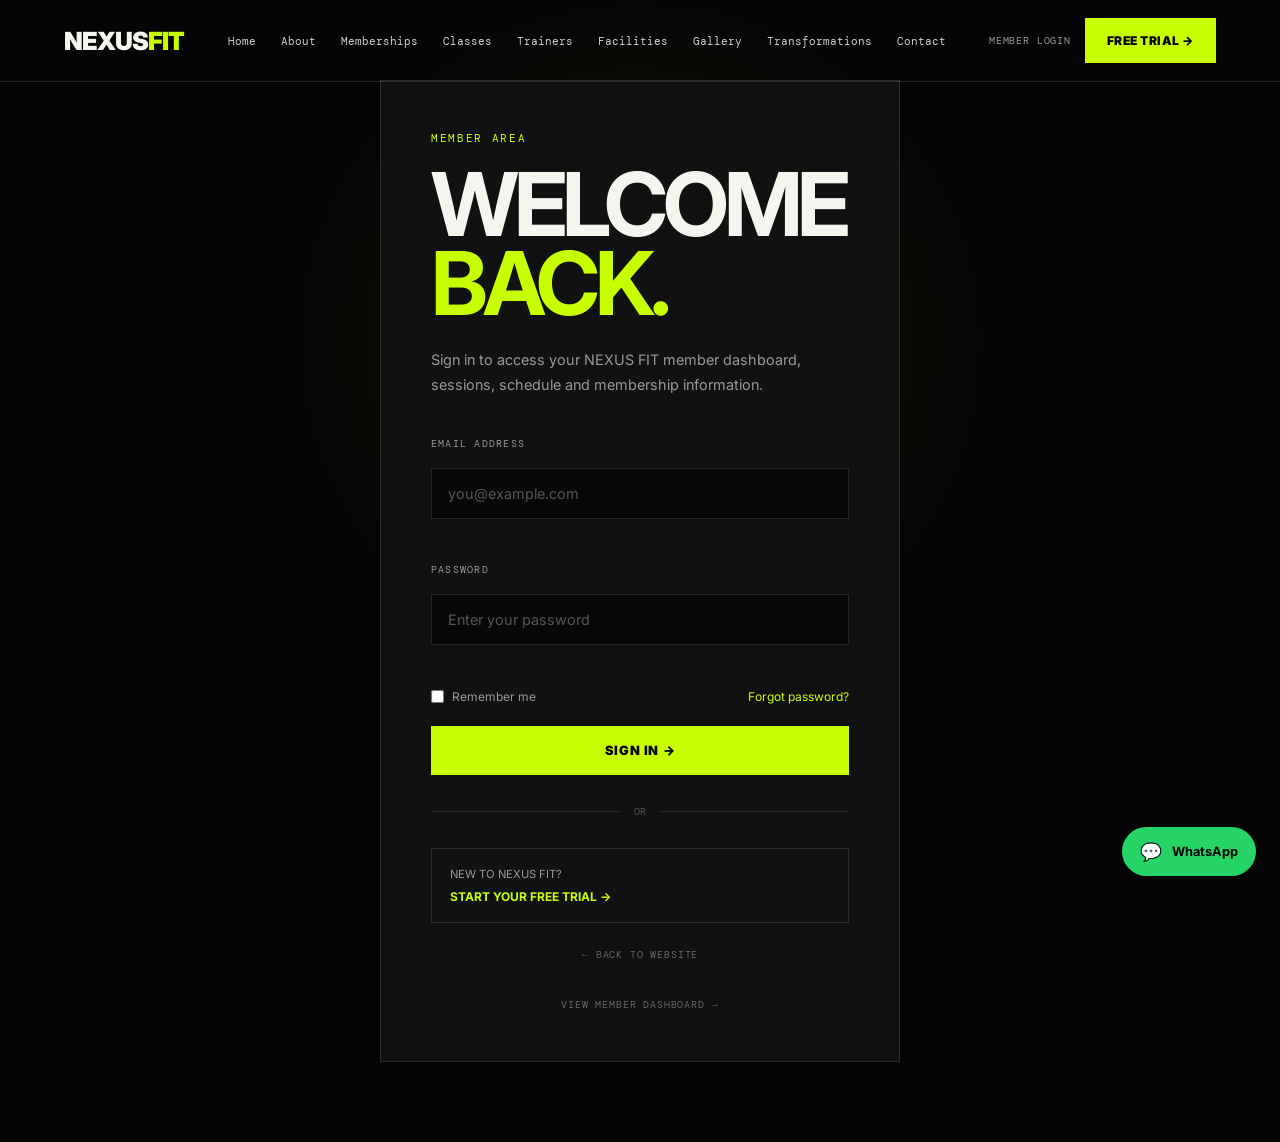
<file: login.html>
<!DOCTYPE html>
<html lang="en">

<head>
    <meta charset="UTF-8">
    <meta name="viewport" content="width=device-width, initial-scale=1.0">

    <title>Member Login | NEXUS FIT</title>

    <link rel="preconnect" href="https://fonts.googleapis.com">
    <link rel="preconnect" href="https://fonts.gstatic.com" crossorigin>

    <link href="https://fonts.googleapis.com/css2?family=DM+Mono:wght@400;500&family=Inter:wght@400;500;600;700;800;900&display=swap" rel="stylesheet">

    <link rel="stylesheet" href="style.css">
</head>

<body>

    <!-- NAVIGATION -->

    <header class="navbar">

        <a href="index.html" class="logo">
            NEXUS<span>FIT</span>
        </a>

        <nav>
            <a href="index.html">Home</a>
            <a href="about.html">About</a>
            <a href="memberships.html">Memberships</a>
            <a href="classes.html">Classes</a>
            <a href="trainers.html">Trainers</a>
            <a href="facilities.html">Facilities</a>
            <a href="gallery.html">Gallery</a>
            <a href="transformations.html">Transformations</a>
            <a href="contact.html">Contact</a>
        </nav>

       <div class="nav-actions">
    <a href="login.html" class="nav-login">MEMBER LOGIN</a>

    <a href="trial.html" class="nav-button">
        FREE TRIAL →
    </a>
</div>

    </header>


    <!-- LOGIN PAGE -->

    <main class="login-page">

        <div class="login-container">

            <div class="login-label">
                MEMBER AREA
            </div>

            <h1>
                WELCOME<br>
                <span>BACK.</span>
            </h1>

            <p class="login-intro">
                Sign in to access your NEXUS FIT member dashboard,
                sessions, schedule and membership information.
            </p>


            <form id="loginForm" class="login-form">

                <div class="form-group">

                    <label for="loginEmail">
                        EMAIL ADDRESS
                    </label>

                    <input
                        type="email"
                        id="loginEmail"
                        placeholder="you@example.com"
                        required
                    >

                </div>


                <div class="form-group">

                    <label for="loginPassword">
                        PASSWORD
                    </label>

                    <input
                        type="password"
                        id="loginPassword"
                        placeholder="Enter your password"
                        required
                    >

                </div>


                <div class="login-options">

                    <label class="remember-option">

                        <input type="checkbox" id="rememberMe">

                        <span>Remember me</span>

                    </label>

                    <button
                        type="button"
                        id="forgotPassword"
                        class="forgot-button"
                    >
                        Forgot password?
                    </button>

                </div>


                <button
                    type="submit"
                    class="login-submit"
                >
                    SIGN IN →
                </button>


                <div
                    id="loginMessage"
                    class="login-message"
                ></div>

            </form>


            <div class="login-divider">
                <span>OR</span>
            </div>


            <a
                href="trial.html"
                class="login-register"
            >
                NEW TO NEXUS FIT?
                <strong>START YOUR FREE TRIAL →</strong>
            </a>


            <div class="login-bottom-links">

    <a href="index.html" class="back-home">
        ← BACK TO WEBSITE
    </a>

    <a href="dashboard.html" class="back-home">
        VIEW MEMBER DASHBOARD →
    </a>

</div>

        </div>

    </main>


    <script src="script.js"></script>

</body>

</html>
</file>
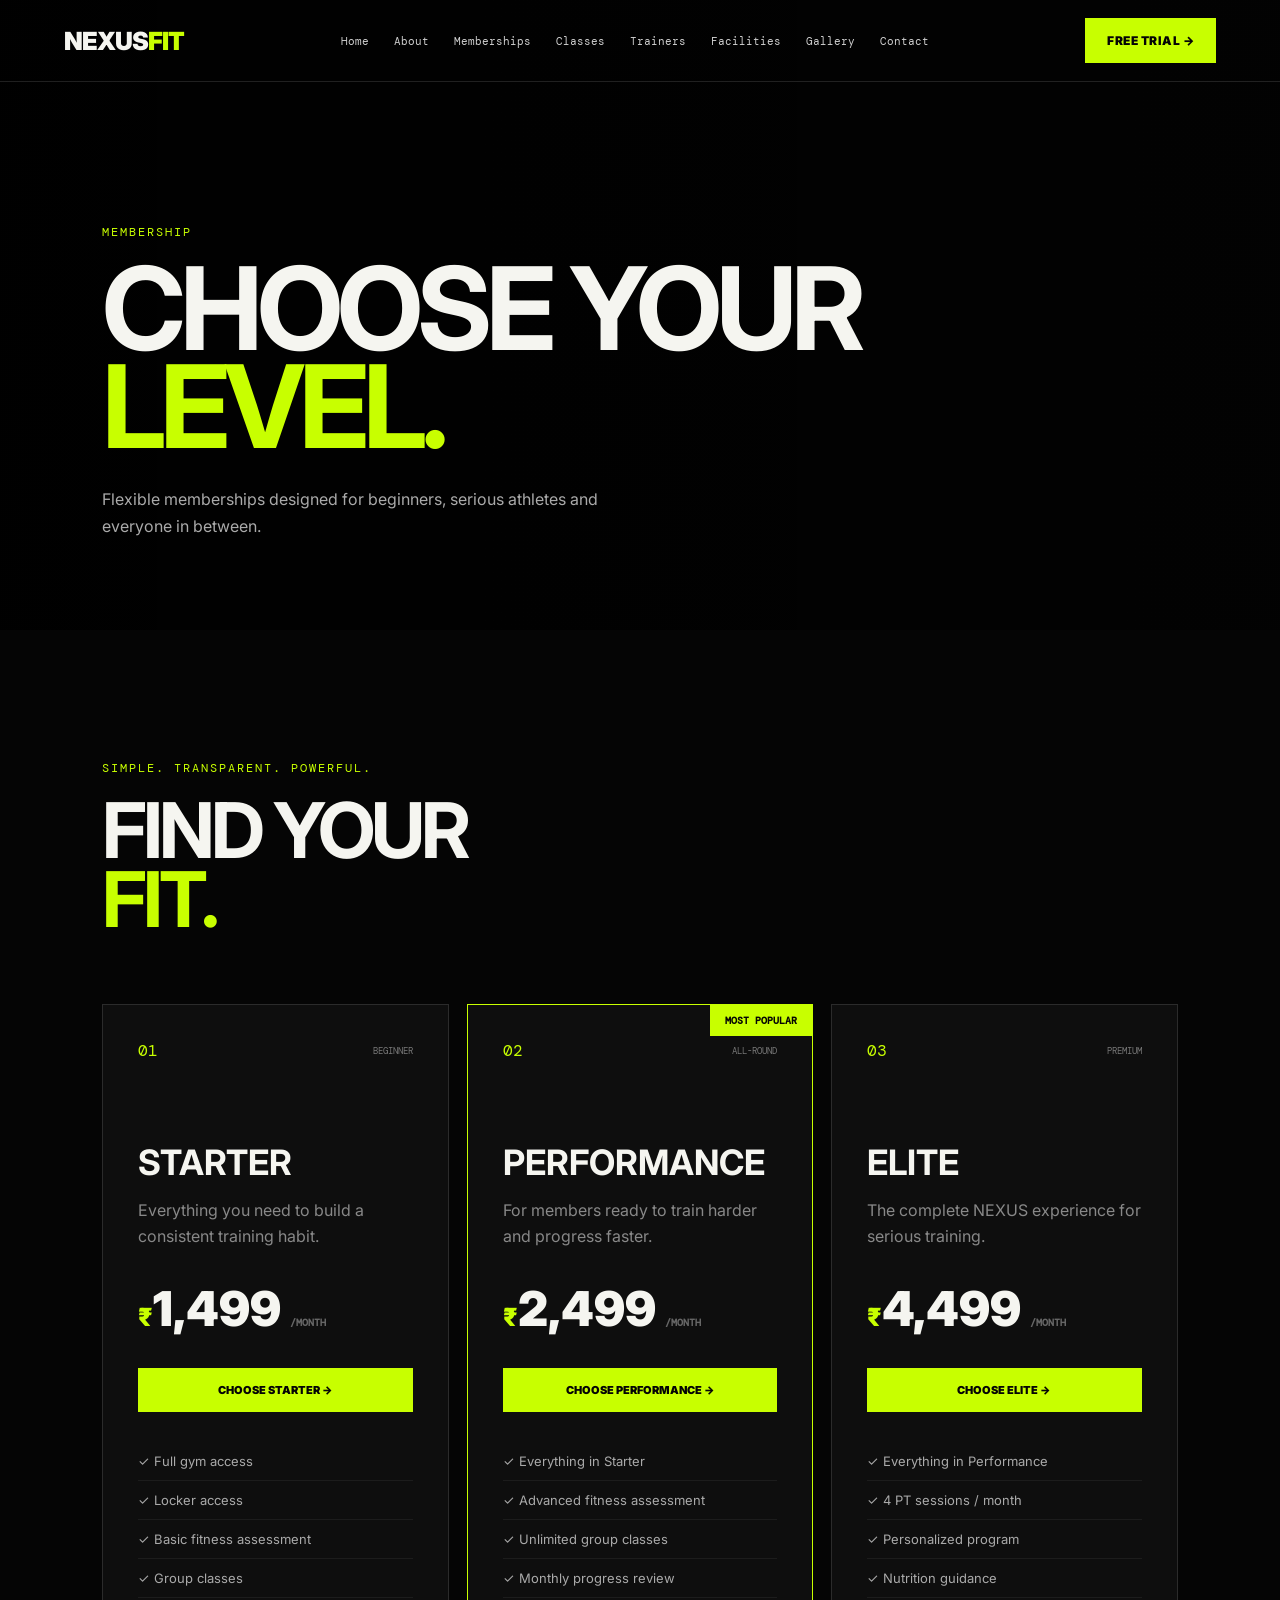
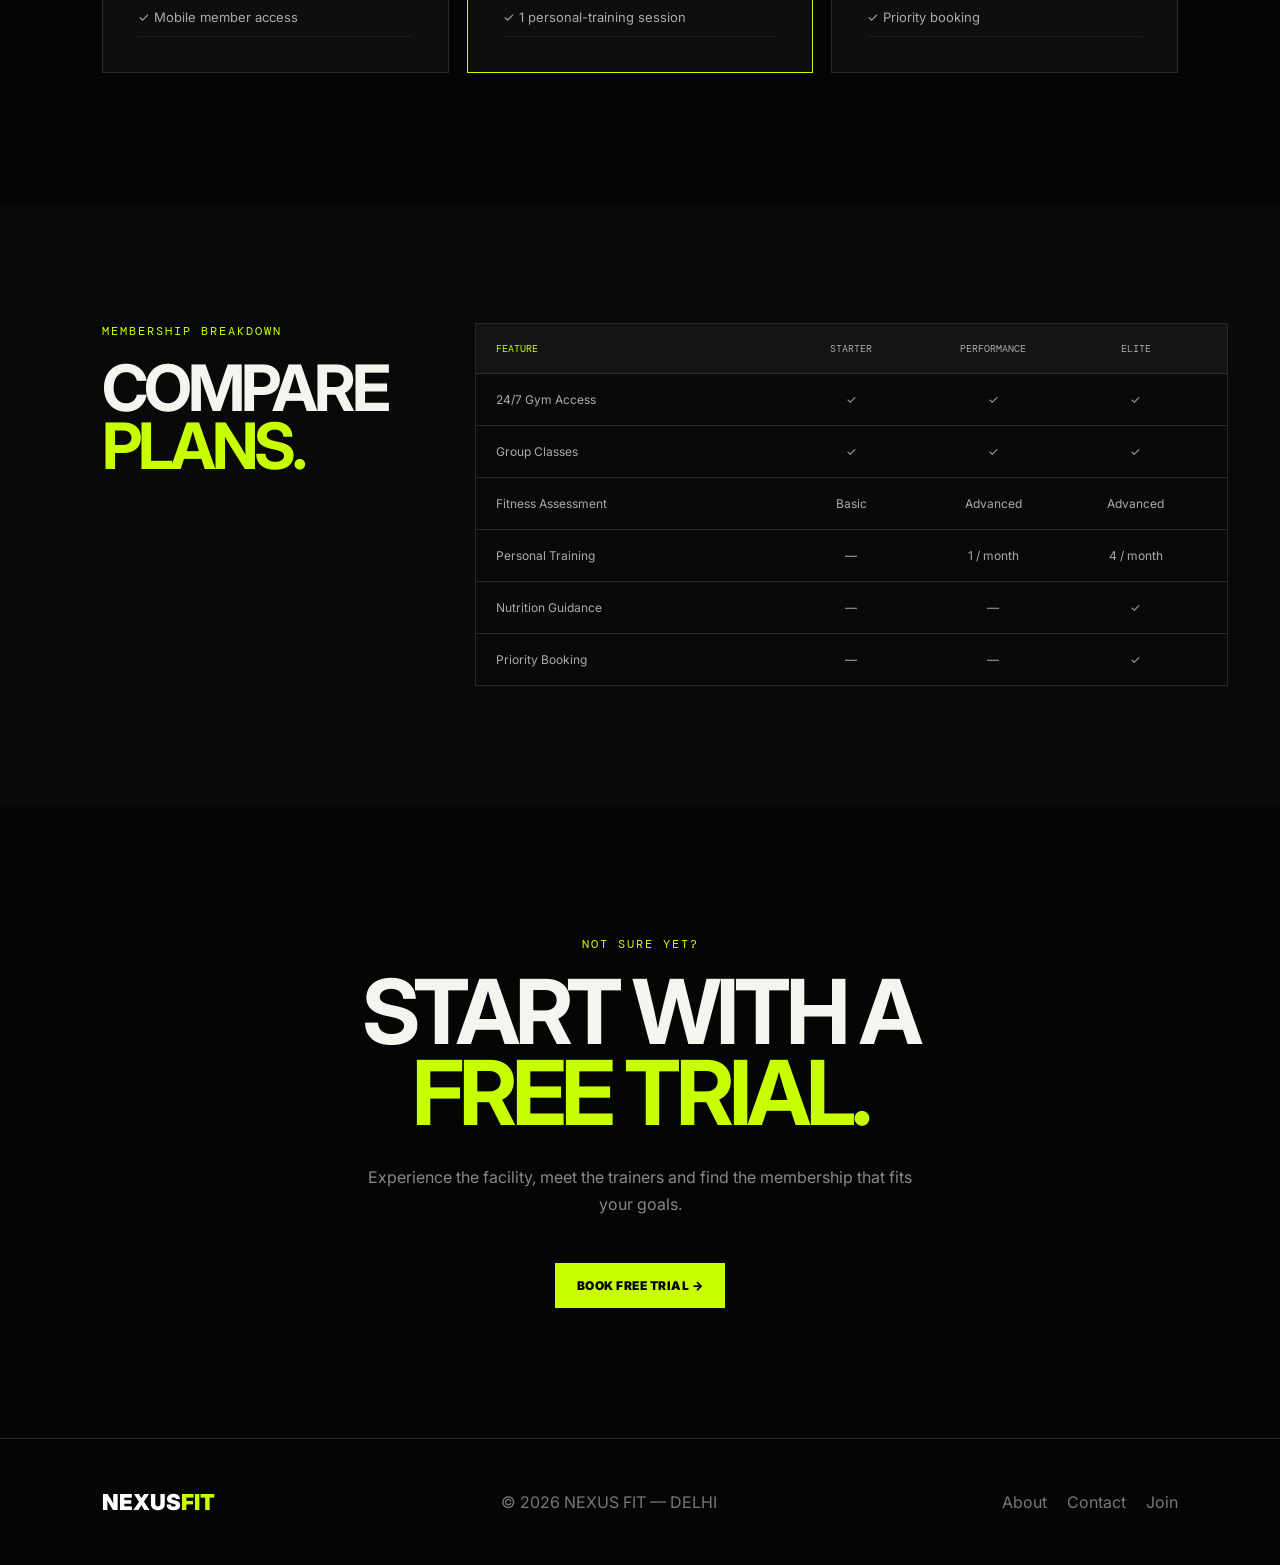
<file: memberships.html>
<!DOCTYPE html>
<html lang="en">

<head>
    <meta charset="UTF-8">
    <meta name="viewport" content="width=device-width, initial-scale=1.0">

    <title>Memberships — NEXUS FIT</title>

    <link rel="preconnect" href="https://fonts.googleapis.com">
    <link rel="preconnect" href="https://fonts.gstatic.com" crossorigin>

    <link
        href="https://fonts.googleapis.com/css2?family=DM+Mono:wght@400;500&family=Inter:wght@400;500;600;700;800;900&display=swap"
        rel="stylesheet"
    >

    <link rel="stylesheet" href="style.css">
</head>

<body>

    <!-- NAVIGATION -->

    <header class="navbar">

        <a href="index.html" class="logo">
            NEXUS<span>FIT</span>
        </a>

        <nav>
            <a href="index.html">Home</a>
            <a href="about.html">About</a>
            <a href="memberships.html">Memberships</a>
            <a href="classes.html">Classes</a>
            <a href="trainers.html">Trainers</a>
            <a href="facilities.html">Facilities</a>
            <a href="gallery.html">Gallery</a>
            <a href="contact.html">Contact</a>
        </nav>

        <a href="trial.html" class="nav-button">
            FREE TRIAL →
        </a>

    </header>


    <!-- PAGE HERO -->

    <section class="page-hero membership-hero">

        <div>

            <p class="eyebrow">
                MEMBERSHIP
            </p>

            <h1>
                CHOOSE YOUR<br>
                <span>LEVEL.</span>
            </h1>

            <p>
                Flexible memberships designed for beginners,
                serious athletes and everyone in between.
            </p>

        </div>

    </section>


    <!-- PRICING -->

    <section class="pricing-section">

        <div class="pricing-heading">

            <p class="eyebrow">
                SIMPLE. TRANSPARENT. POWERFUL.
            </p>

            <h2>
                FIND YOUR<br>
                <span>FIT.</span>
            </h2>

        </div>


        <div class="pricing-grid">


            <!-- STARTER -->

            <article class="pricing-card">

                <div class="pricing-top">

                    <span class="plan-number">01</span>

                    <span class="plan-tag">
                        BEGINNER
                    </span>

                </div>

                <h3>STARTER</h3>

                <p class="plan-description">
                    Everything you need to build
                    a consistent training habit.
                </p>

                <div class="price">
                    <span>₹</span>1,499
                    <small>/MONTH</small>
                </div>

                <a href="trial.html?plan=starter"
                   class="plan-button">
                    CHOOSE STARTER →
                </a>

                <ul>

                    <li>✓ Full gym access</li>
                    <li>✓ Locker access</li>
                    <li>✓ Basic fitness assessment</li>
                    <li>✓ Group classes</li>
                    <li>✓ Mobile member access</li>

                </ul>

            </article>


            <!-- PERFORMANCE -->

            <article class="pricing-card featured">

                <div class="popular">
                    MOST POPULAR
                </div>

                <div class="pricing-top">

                    <span class="plan-number">02</span>

                    <span class="plan-tag">
                        ALL-ROUND
                    </span>

                </div>

                <h3>PERFORMANCE</h3>

                <p class="plan-description">
                    For members ready to train harder
                    and progress faster.
                </p>

                <div class="price">
                    <span>₹</span>2,499
                    <small>/MONTH</small>
                </div>

                <a href="trial.html?plan=performance"
                   class="plan-button">
                    CHOOSE PERFORMANCE →
                </a>

                <ul>

                    <li>✓ Everything in Starter</li>
                    <li>✓ Advanced fitness assessment</li>
                    <li>✓ Unlimited group classes</li>
                    <li>✓ Monthly progress review</li>
                    <li>✓ 1 personal-training session</li>

                </ul>

            </article>


            <!-- ELITE -->

            <article class="pricing-card">

                <div class="pricing-top">

                    <span class="plan-number">03</span>

                    <span class="plan-tag">
                        PREMIUM
                    </span>

                </div>

                <h3>ELITE</h3>

                <p class="plan-description">
                    The complete NEXUS experience
                    for serious training.
                </p>

                <div class="price">
                    <span>₹</span>4,499
                    <small>/MONTH</small>
                </div>

                <a href="trial.html?plan=elite"
                   class="plan-button">
                    CHOOSE ELITE →
                </a>

                <ul>

                    <li>✓ Everything in Performance</li>
                    <li>✓ 4 PT sessions / month</li>
                    <li>✓ Personalized program</li>
                    <li>✓ Nutrition guidance</li>
                    <li>✓ Priority booking</li>

                </ul>

            </article>

        </div>

    </section>


    <!-- COMPARISON -->

    <section class="comparison">

        <div>

            <p class="eyebrow">
                MEMBERSHIP BREAKDOWN
            </p>

            <h2>
                COMPARE<br>
                <span>PLANS.</span>
            </h2>

        </div>


        <div class="comparison-table">

            <div class="table-row table-head">

                <span>FEATURE</span>
                <span>STARTER</span>
                <span>PERFORMANCE</span>
                <span>ELITE</span>

            </div>


            <div class="table-row">

                <span>24/7 Gym Access</span>
                <span>✓</span>
                <span>✓</span>
                <span>✓</span>

            </div>


            <div class="table-row">

                <span>Group Classes</span>
                <span>✓</span>
                <span>✓</span>
                <span>✓</span>

            </div>


            <div class="table-row">

                <span>Fitness Assessment</span>
                <span>Basic</span>
                <span>Advanced</span>
                <span>Advanced</span>

            </div>


            <div class="table-row">

                <span>Personal Training</span>
                <span>—</span>
                <span>1 / month</span>
                <span>4 / month</span>

            </div>


            <div class="table-row">

                <span>Nutrition Guidance</span>
                <span>—</span>
                <span>—</span>
                <span>✓</span>

            </div>


            <div class="table-row">

                <span>Priority Booking</span>
                <span>—</span>
                <span>—</span>
                <span>✓</span>

            </div>

        </div>

    </section>


    <!-- FAQ -->

    <section class="membership-note">

        <p class="eyebrow">
            NOT SURE YET?
        </p>

        <h2>
            START WITH A<br>
            <span>FREE TRIAL.</span>
        </h2>

        <p>
            Experience the facility, meet the trainers and
            find the membership that fits your goals.
        </p>

        <a href="trial.html" class="primary-button">
            BOOK FREE TRIAL →
        </a>

    </section>


    <!-- FOOTER -->

    <footer>

        <div class="footer-logo">
            NEXUS<span>FIT</span>
        </div>

        <p>
            © 2026 NEXUS FIT — DELHI
        </p>

        <div class="footer-links">

            <a href="about.html">About</a>
            <a href="contact.html">Contact</a>
            <a href="trial.html">Join</a>

        </div>

    </footer>

</body>
</html>
</file>
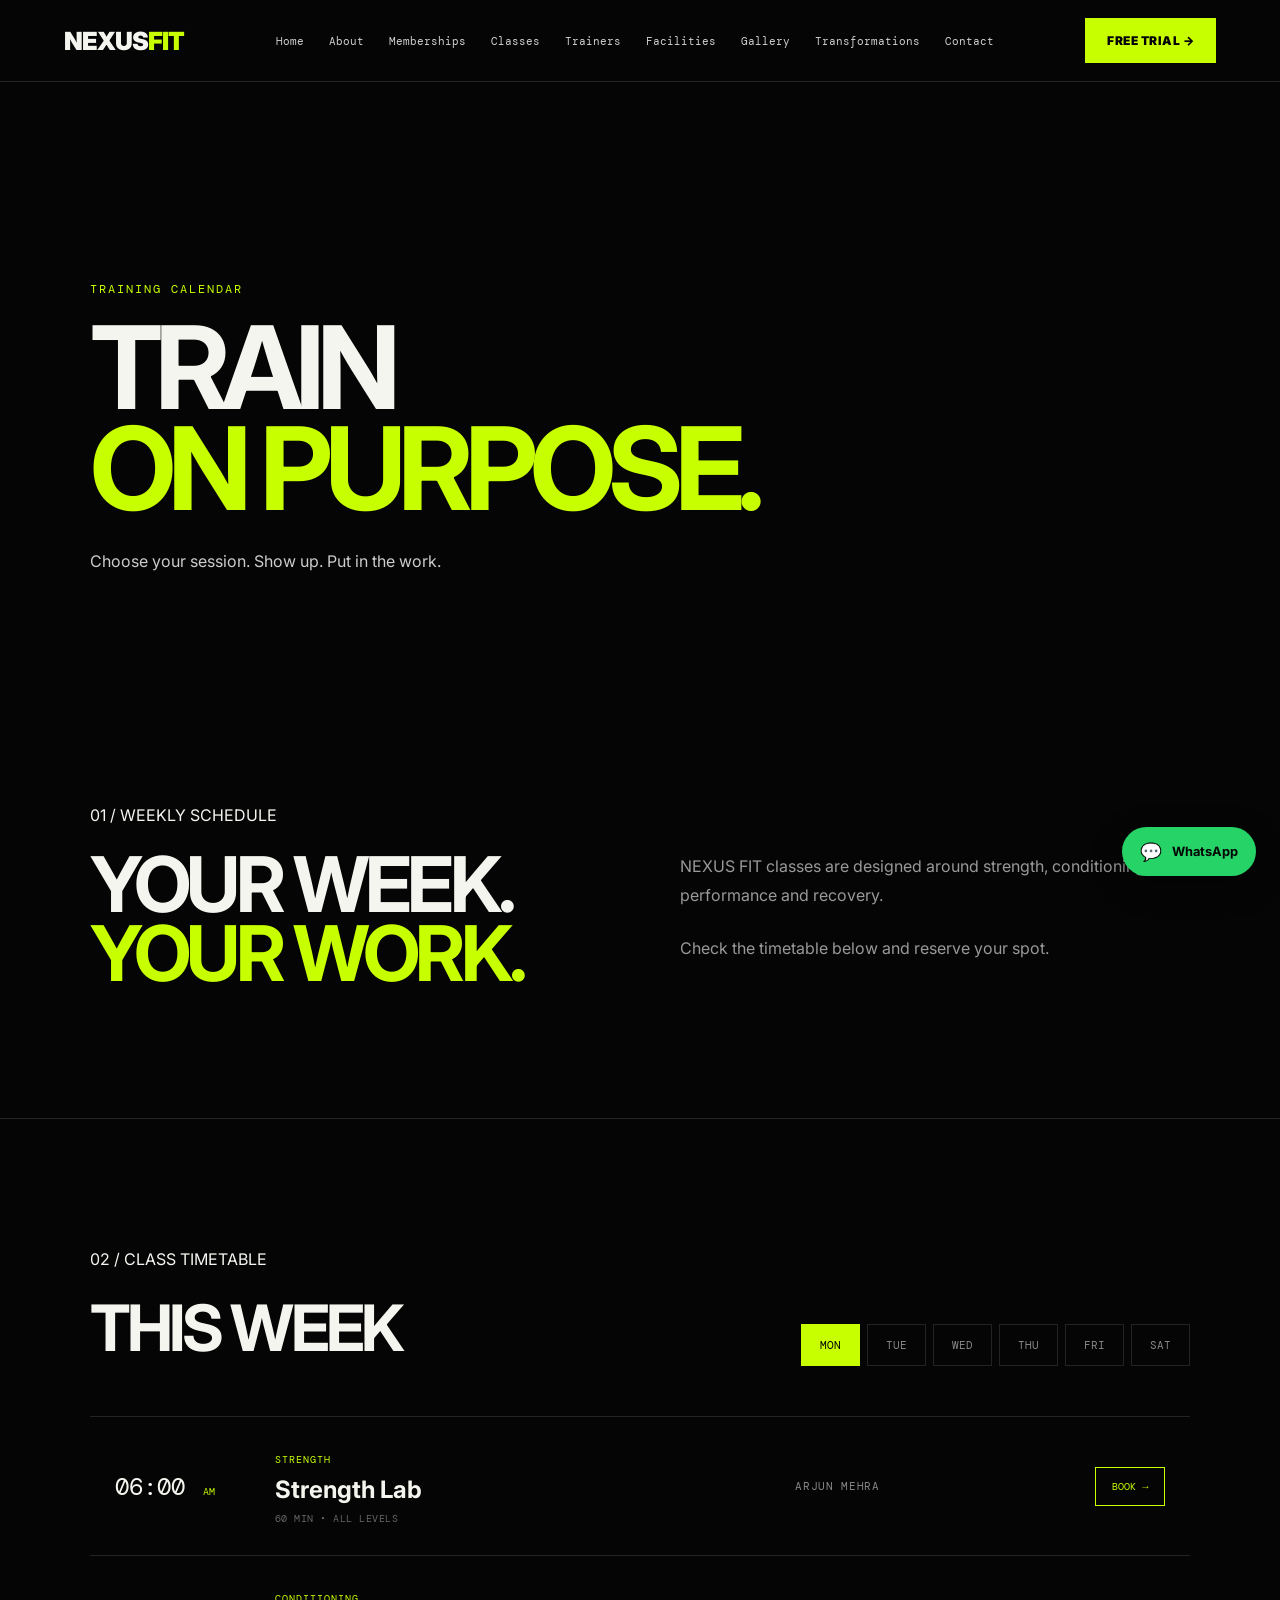
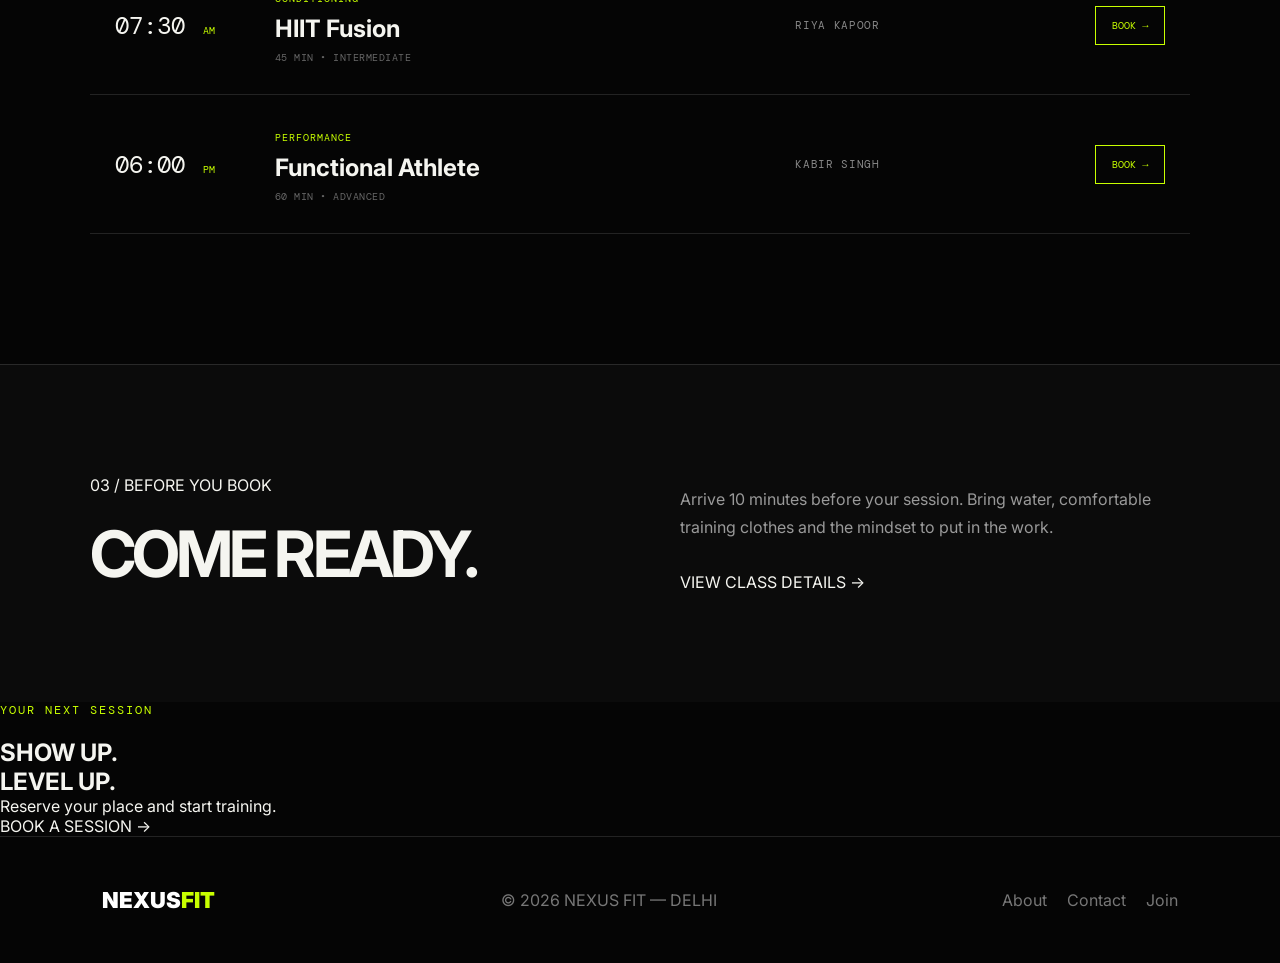
<file: schedule.html>
<!DOCTYPE html>
<html lang="en">
<head>
    <meta charset="UTF-8">
    <meta name="viewport" content="width=device-width, initial-scale=1.0">

    <title>Schedule | NEXUS FIT</title>

    <link rel="preconnect" href="https://fonts.googleapis.com">
    <link rel="preconnect" href="https://fonts.gstatic.com" crossorigin>

    <link href="https://fonts.googleapis.com/css2?family=DM+Mono:wght@400;500&family=Inter:wght@400;500;600;700;800;900&display=swap" rel="stylesheet">

    <link rel="stylesheet" href="style.css">
</head>

<body>

<header class="navbar">

    <a href="index.html" class="logo">
        NEXUS<span>FIT</span>
    </a>

    <nav>
        <a href="index.html">Home</a>
        <a href="about.html">About</a>
        <a href="memberships.html">Memberships</a>
        <a href="classes.html">Classes</a>
        <a href="trainers.html">Trainers</a>
        <a href="facilities.html">Facilities</a>
        <a href="gallery.html">Gallery</a>
        <a href="transformations.html">Transformations</a>
        <a href="contact.html">Contact</a>
    </nav>

    <a href="trial.html" class="nav-button">
        FREE TRIAL →
    </a>

</header>


<!-- HERO -->

<section class="schedule-hero">

    <div>

        <p class="eyebrow">
            TRAINING CALENDAR
        </p>

        <h1>
            TRAIN<br>
            <span>ON PURPOSE.</span>
        </h1>

        <p>
            Choose your session. Show up. Put in the work.
        </p>

    </div>

</section>


<!-- INTRO -->

<section class="schedule-intro">

    <div>

        <p class="section-number">
            01 / WEEKLY SCHEDULE
        </p>

        <h2>
            YOUR WEEK.<br>
            <span>YOUR WORK.</span>
        </h2>

    </div>

    <div class="schedule-intro-text">

        <p>
            NEXUS FIT classes are designed around strength,
            conditioning, performance and recovery.
        </p>

        <p>
            Check the timetable below and reserve your spot.
        </p>

    </div>

</section>


<!-- SCHEDULE -->

<section class="schedule-section">

    <div class="schedule-heading">

        <div>

            <p class="section-number">
                02 / CLASS TIMETABLE
            </p>

            <h2>
                THIS WEEK
            </h2>

        </div>

        <div class="schedule-days">

            <button class="day-btn active" data-day="monday">
                MON
            </button>

            <button class="day-btn" data-day="tuesday">
                TUE
            </button>

            <button class="day-btn" data-day="wednesday">
                WED
            </button>

            <button class="day-btn" data-day="thursday">
                THU
            </button>

            <button class="day-btn" data-day="friday">
                FRI
            </button>

            <button class="day-btn" data-day="saturday">
                SAT
            </button>

        </div>

    </div>


    <!-- MONDAY -->

    <div class="schedule-day active" data-schedule-day="monday">

        <div class="schedule-row">

            <div class="schedule-time">
                06:00
                <span>AM</span>
            </div>

            <div class="schedule-class">
                <span>STRENGTH</span>
                <h3>Strength Lab</h3>
                <p>60 MIN • ALL LEVELS</p>
            </div>

            <div class="schedule-trainer">
                ARJUN MEHRA
            </div>

            <a href="trial.html?class=strength&day=monday&time=06:00"
               class="schedule-book">
                BOOK →
            </a>

        </div>


        <div class="schedule-row">

            <div class="schedule-time">
                07:30
                <span>AM</span>
            </div>

            <div class="schedule-class">
                <span>CONDITIONING</span>
                <h3>HIIT Fusion</h3>
                <p>45 MIN • INTERMEDIATE</p>
            </div>

            <div class="schedule-trainer">
                RIYA KAPOOR
            </div>

            <a href="trial.html?class=hiit&day=monday&time=07:30"
               class="schedule-book">
                BOOK →
            </a>

        </div>


        <div class="schedule-row">

            <div class="schedule-time">
                06:00
                <span>PM</span>
            </div>

            <div class="schedule-class">
                <span>PERFORMANCE</span>
                <h3>Functional Athlete</h3>
                <p>60 MIN • ADVANCED</p>
            </div>

            <div class="schedule-trainer">
                KABIR SINGH
            </div>

            <a href="trial.html?class=athlete&day=monday&time=18:00"
               class="schedule-book">
                BOOK →
            </a>

        </div>

    </div>


    <!-- TUESDAY -->

    <div class="schedule-day" data-schedule-day="tuesday">

        <div class="schedule-row">

            <div class="schedule-time">
                06:30
                <span>AM</span>
            </div>

            <div class="schedule-class">
                <span>CONDITIONING</span>
                <h3>HIIT Fusion</h3>
                <p>45 MIN • INTERMEDIATE</p>
            </div>

            <div class="schedule-trainer">
                RIYA KAPOOR
            </div>

            <a href="trial.html?class=hiit&day=tuesday&time=06:30"
               class="schedule-book">
                BOOK →
            </a>

        </div>


        <div class="schedule-row">

            <div class="schedule-time">
                07:00
                <span>PM</span>
            </div>

            <div class="schedule-class">
                <span>STRENGTH</span>
                <h3>Strength Lab</h3>
                <p>60 MIN • ALL LEVELS</p>
            </div>

            <div class="schedule-trainer">
                ARJUN MEHRA
            </div>

            <a href="trial.html?class=strength&day=tuesday&time=19:00"
               class="schedule-book">
                BOOK →
            </a>

        </div>

    </div>


    <!-- WEDNESDAY -->

    <div class="schedule-day" data-schedule-day="wednesday">

        <div class="schedule-row">

            <div class="schedule-time">
                06:00
                <span>AM</span>
            </div>

            <div class="schedule-class">
                <span>PERFORMANCE</span>
                <h3>Functional Athlete</h3>
                <p>60 MIN • ADVANCED</p>
            </div>

            <div class="schedule-trainer">
                KABIR SINGH
            </div>

            <a href="trial.html?class=athlete&day=wednesday&time=06:00"
               class="schedule-book">
                BOOK →
            </a>

        </div>


        <div class="schedule-row">

            <div class="schedule-time">
                06:30
                <span>PM</span>
            </div>

            <div class="schedule-class">
                <span>MOBILITY</span>
                <h3>Recovery Flow</h3>
                <p>45 MIN • ALL LEVELS</p>
            </div>

            <div class="schedule-trainer">
                RIYA KAPOOR
            </div>

            <a href="trial.html?class=recovery&day=wednesday&time=18:30"
               class="schedule-book">
                BOOK →
            </a>

        </div>

    </div>


    <!-- THURSDAY -->

    <div class="schedule-day" data-schedule-day="thursday">

        <div class="schedule-row">

            <div class="schedule-time">
                07:00
                <span>AM</span>
            </div>

            <div class="schedule-class">
                <span>STRENGTH</span>
                <h3>Strength Lab</h3>
                <p>60 MIN • ALL LEVELS</p>
            </div>

            <div class="schedule-trainer">
                ARJUN MEHRA
            </div>

            <a href="trial.html?class=strength&day=thursday&time=07:00"
               class="schedule-book">
                BOOK →
            </a>

        </div>


        <div class="schedule-row">

            <div class="schedule-time">
                07:30
                <span>PM</span>
            </div>

            <div class="schedule-class">
                <span>CONDITIONING</span>
                <h3>HIIT Fusion</h3>
                <p>45 MIN • INTERMEDIATE</p>
            </div>

            <div class="schedule-trainer">
                RIYA KAPOOR
            </div>

            <a href="trial.html?class=hiit&day=thursday&time=19:30"
               class="schedule-book">
                BOOK →
            </a>

        </div>

    </div>


    <!-- FRIDAY -->

    <div class="schedule-day" data-schedule-day="friday">

        <div class="schedule-row">

            <div class="schedule-time">
                06:00
                <span>AM</span>
            </div>

            <div class="schedule-class">
                <span>PERFORMANCE</span>
                <h3>Functional Athlete</h3>
                <p>60 MIN • ADVANCED</p>
            </div>

            <div class="schedule-trainer">
                KABIR SINGH
            </div>

            <a href="trial.html?class=athlete&day=friday&time=06:00"
               class="schedule-book">
                BOOK →
            </a>

        </div>


        <div class="schedule-row">

            <div class="schedule-time">
                06:30
                <span>PM</span>
            </div>

            <div class="schedule-class">
                <span>MOBILITY</span>
                <h3>Recovery Flow</h3>
                <p>45 MIN • ALL LEVELS</p>
            </div>

            <div class="schedule-trainer">
                RIYA KAPOOR
            </div>

            <a href="trial.html?class=recovery&day=friday&time=18:30"
               class="schedule-book">
                BOOK →
            </a>

        </div>

    </div>


    <!-- SATURDAY -->

    <div class="schedule-day" data-schedule-day="saturday">

        <div class="schedule-row">

            <div class="schedule-time">
                09:00
                <span>AM</span>
            </div>

            <div class="schedule-class">
                <span>STRENGTH</span>
                <h3>Weekend Strength</h3>
                <p>60 MIN • ALL LEVELS</p>
            </div>

            <div class="schedule-trainer">
                ARJUN MEHRA
            </div>

            <a href="trial.html?class=strength&day=saturday&time=09:00"
               class="schedule-book">
                BOOK →
            </a>

        </div>


        <div class="schedule-row">

            <div class="schedule-time">
                10:30
                <span>AM</span>
            </div>

            <div class="schedule-class">
                <span>COMMUNITY</span>
                <h3>Nexus Team Session</h3>
                <p>60 MIN • ALL MEMBERS</p>
            </div>

            <div class="schedule-trainer">
                NEXUS TEAM
            </div>

            <a href="trial.html?class=community&day=saturday&time=10:30"
               class="schedule-book">
                BOOK →
            </a>

        </div>

    </div>

</section>


<!-- TRAINING NOTE -->

<section class="schedule-note">

    <div>

        <p class="section-number">
            03 / BEFORE YOU BOOK
        </p>

        <h2>
            COME READY.
        </h2>

    </div>

    <div>

        <p>
            Arrive 10 minutes before your session.
            Bring water, comfortable training clothes
            and the mindset to put in the work.
        </p>

        <a href="classes.html" class="btn btn-outline">
            VIEW CLASS DETAILS →
        </a>

    </div>

</section>


<!-- CTA -->

<section class="page-cta">

    <p class="eyebrow">
        YOUR NEXT SESSION
    </p>

    <h2>
        SHOW UP.<br>
        <span>LEVEL UP.</span>
    </h2>

    <p>
        Reserve your place and start training.
    </p>

    <a href="trial.html" class="btn btn-primary">
        BOOK A SESSION →
    </a>

</section>


<footer>

    <div class="footer-logo">
        NEXUS<span>FIT</span>
    </div>

    <p>
        © 2026 NEXUS FIT — DELHI
    </p>

    <div class="footer-links">

        <a href="about.html">About</a>
        <a href="contact.html">Contact</a>
        <a href="trial.html">Join</a>
    </div>

</footer>


<script src="script.js"></script>

</body>
</html>
</file>
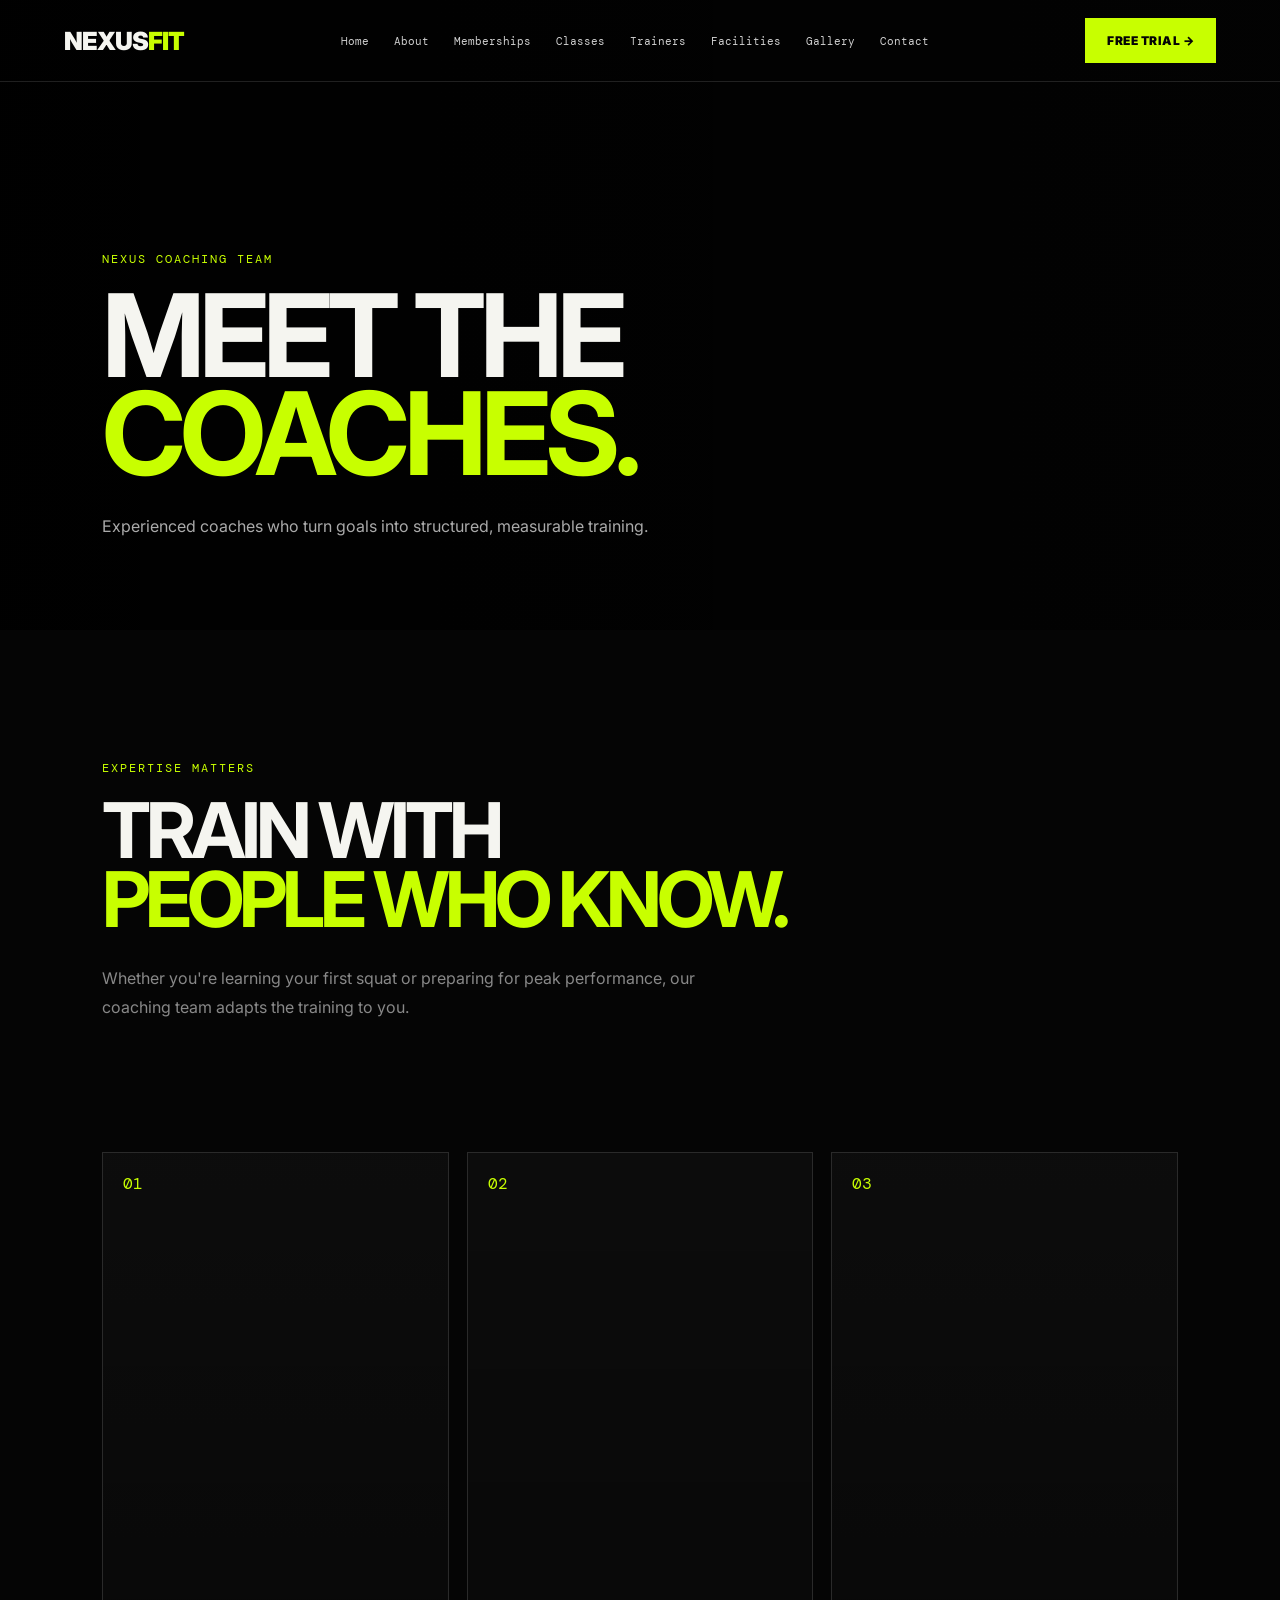
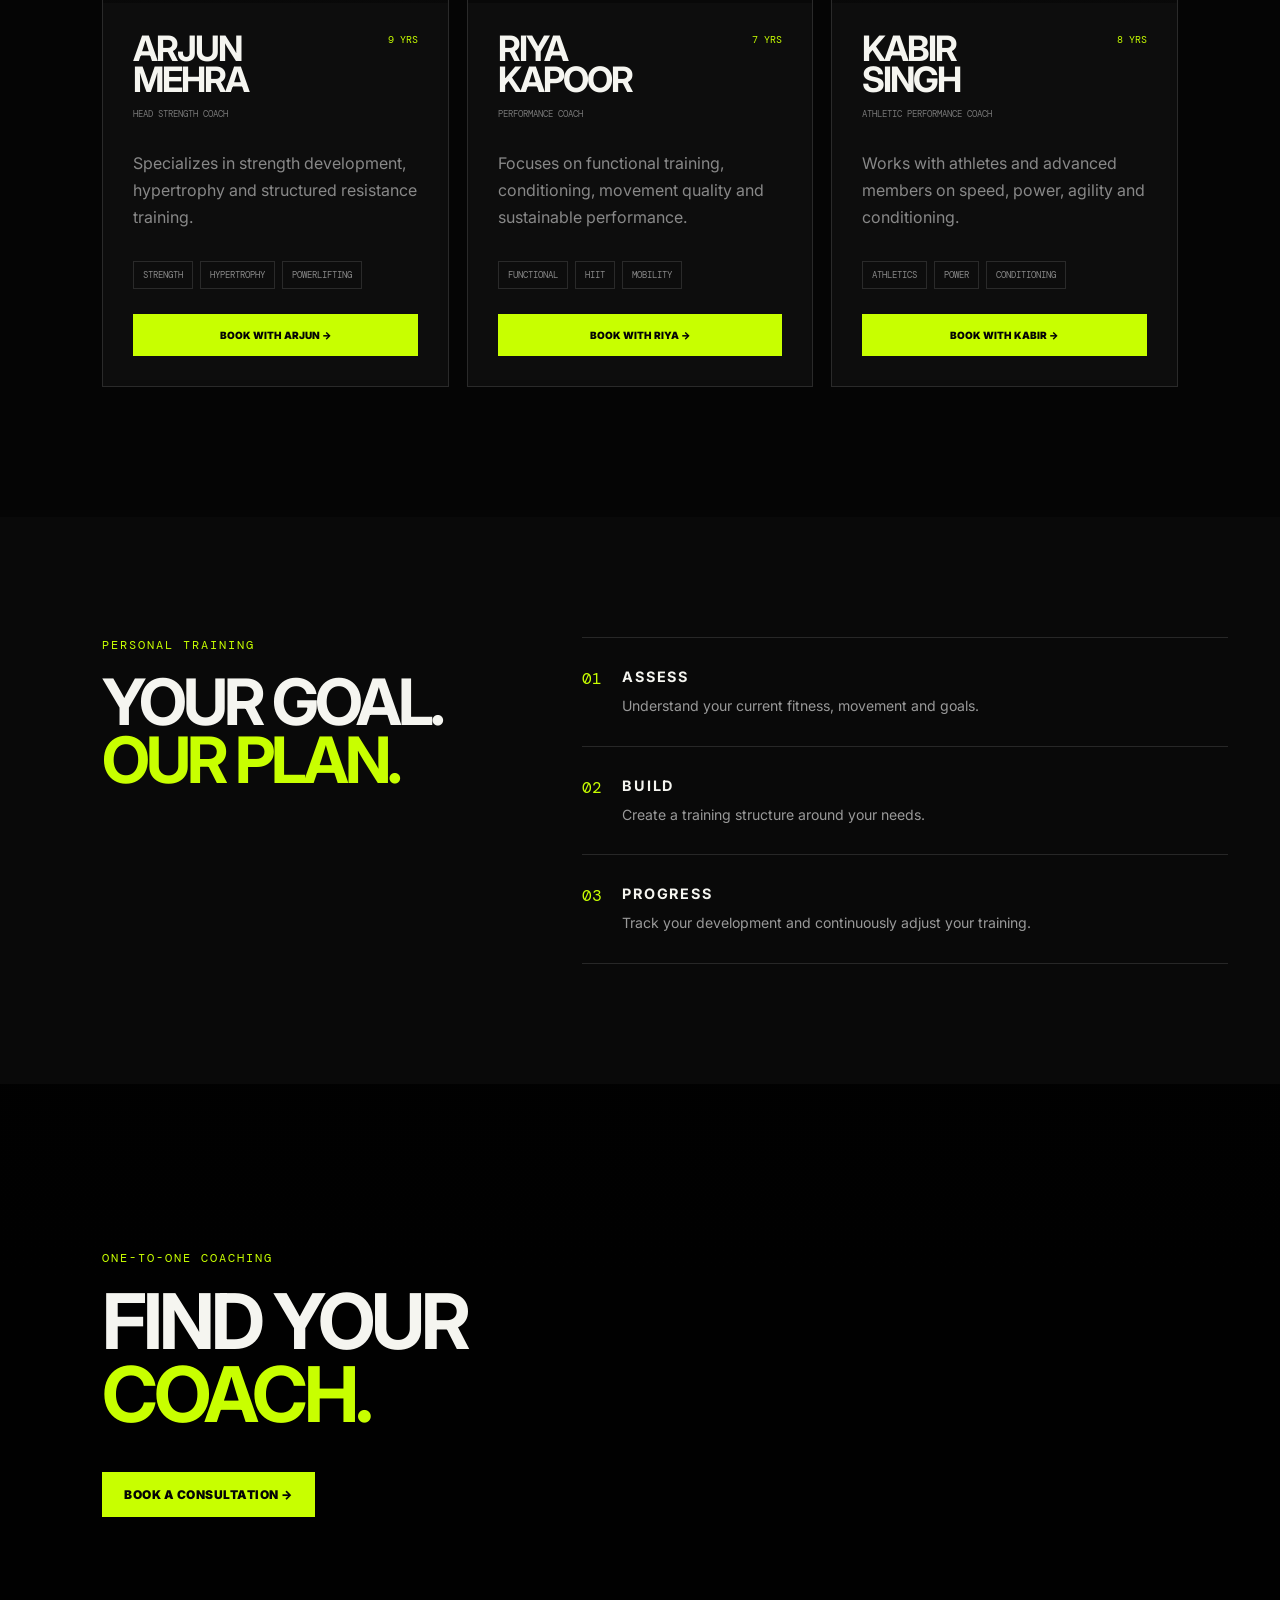
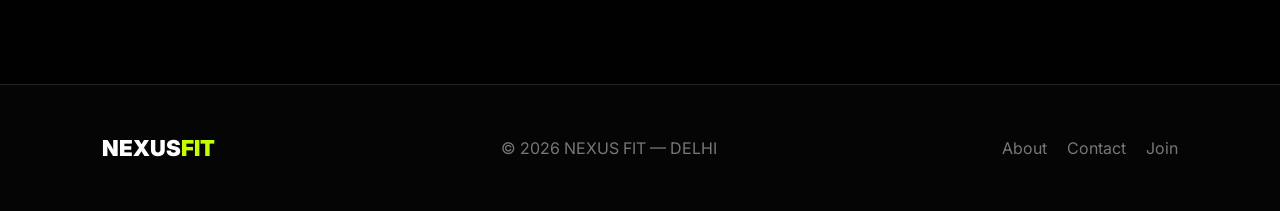
<file: trainers.html>
<!DOCTYPE html>
<html lang="en">

<head>
    <meta charset="UTF-8">
    <meta name="viewport" content="width=device-width, initial-scale=1.0">

    <title>Trainers — NEXUS FIT</title>

    <link rel="preconnect" href="https://fonts.googleapis.com">
    <link rel="preconnect" href="https://fonts.gstatic.com" crossorigin>

    <link
        href="https://fonts.googleapis.com/css2?family=DM+Mono:wght@400;500&family=Inter:wght@400;500;600;700;800;900&display=swap"
        rel="stylesheet"
    >

    <link rel="stylesheet" href="style.css">
</head>

<body>

    <!-- NAVIGATION -->

    <header class="navbar">

        <a href="index.html" class="logo">
            NEXUS<span>FIT</span>
        </a>

        <nav>
            <a href="index.html">Home</a>
            <a href="about.html">About</a>
            <a href="memberships.html">Memberships</a>
            <a href="classes.html">Classes</a>
            <a href="trainers.html">Trainers</a>
            <a href="facilities.html">Facilities</a>
            <a href="gallery.html">Gallery</a>
            <a href="contact.html">Contact</a>
        </nav>

        <a href="trial.html" class="nav-button">
            FREE TRIAL →
        </a>

    </header>


    <!-- HERO -->

    <section class="page-hero trainers-hero">

        <div>

            <p class="eyebrow">
                NEXUS COACHING TEAM
            </p>

            <h1>
                MEET THE<br>
                <span>COACHES.</span>
            </h1>

            <p>
                Experienced coaches who turn goals into structured,
                measurable training.
            </p>

        </div>

    </section>


    <!-- INTRO -->

    <section class="trainer-intro">

        <p class="eyebrow">
            EXPERTISE MATTERS
        </p>

        <h2>
            TRAIN WITH<br>
            <span>PEOPLE WHO KNOW.</span>
        </h2>

        <p>
            Whether you're learning your first squat or preparing
            for peak performance, our coaching team adapts the
            training to you.
        </p>

    </section>


    <!-- TRAINERS -->

    <section class="trainer-grid">


        <!-- TRAINER 01 -->

        <article class="trainer-card">

            <div class="trainer-photo trainer-one">

                <div class="trainer-number">
                    01
                </div>

            </div>

            <div class="trainer-info">

                <div class="trainer-header">

                    <div>

                        <h3>ARJUN<br>MEHRA</h3>

                        <p>
                            HEAD STRENGTH COACH
                        </p>

                    </div>

                    <span class="trainer-exp">
                        9 YRS
                    </span>

                </div>


                <p class="trainer-description">
                    Specializes in strength development,
                    hypertrophy and structured resistance
                    training.
                </p>


                <div class="trainer-specialties">

                    <span>STRENGTH</span>
                    <span>HYPERTROPHY</span>
                    <span>POWERLIFTING</span>

                </div>


                <a href="trial.html?trainer=arjun"
                   class="trainer-button">
                    BOOK WITH ARJUN →
                </a>

            </div>

        </article>


        <!-- TRAINER 02 -->

        <article class="trainer-card">

            <div class="trainer-photo trainer-two">

                <div class="trainer-number">
                    02
                </div>

            </div>

            <div class="trainer-info">

                <div class="trainer-header">

                    <div>

                        <h3>RIYA<br>KAPOOR</h3>

                        <p>
                            PERFORMANCE COACH
                        </p>

                    </div>

                    <span class="trainer-exp">
                        7 YRS
                    </span>

                </div>


                <p class="trainer-description">
                    Focuses on functional training,
                    conditioning, movement quality and
                    sustainable performance.
                </p>


                <div class="trainer-specialties">

                    <span>FUNCTIONAL</span>
                    <span>HIIT</span>
                    <span>MOBILITY</span>

                </div>


                <a href="trial.html?trainer=riya"
                   class="trainer-button">
                    BOOK WITH RIYA →
                </a>

            </div>

        </article>


        <!-- TRAINER 03 -->

        <article class="trainer-card">

            <div class="trainer-photo trainer-three">

                <div class="trainer-number">
                    03
                </div>

            </div>

            <div class="trainer-info">

                <div class="trainer-header">

                    <div>

                        <h3>KABIR<br>SINGH</h3>

                        <p>
                            ATHLETIC PERFORMANCE COACH
                        </p>

                    </div>

                    <span class="trainer-exp">
                        8 YRS
                    </span>

                </div>


                <p class="trainer-description">
                    Works with athletes and advanced members
                    on speed, power, agility and conditioning.
                </p>


                <div class="trainer-specialties">

                    <span>ATHLETICS</span>
                    <span>POWER</span>
                    <span>CONDITIONING</span>

                </div>


                <a href="trial.html?trainer=kabir"
                   class="trainer-button">
                    BOOK WITH KABIR →
                </a>

            </div>

        </article>


    </section>


    <!-- COACHING PROCESS -->

    <section class="coaching-process">

        <div>

            <p class="eyebrow">
                PERSONAL TRAINING
            </p>

            <h2>
                YOUR GOAL.<br>
                <span>OUR PLAN.</span>
            </h2>

        </div>


        <div class="process-list">

            <div class="process-item">

                <span>01</span>

                <div>
                    <h3>ASSESS</h3>

                    <p>
                        Understand your current fitness,
                        movement and goals.
                    </p>
                </div>

            </div>


            <div class="process-item">

                <span>02</span>

                <div>
                    <h3>BUILD</h3>

                    <p>
                        Create a training structure
                        around your needs.
                    </p>
                </div>

            </div>


            <div class="process-item">

                <span>03</span>

                <div>
                    <h3>PROGRESS</h3>

                    <p>
                        Track your development and
                        continuously adjust your training.
                    </p>
                </div>

            </div>

        </div>

    </section>


    <!-- CTA -->

    <section class="cta">

        <p class="eyebrow">
            ONE-TO-ONE COACHING
        </p>

        <h2>
            FIND YOUR<br>
            <span>COACH.</span>
        </h2>

        <a href="trial.html" class="primary-button">
            BOOK A CONSULTATION →
        </a>

    </section>


    <!-- FOOTER -->

    <footer>

        <div class="footer-logo">
            NEXUS<span>FIT</span>
        </div>

        <p>
            © 2026 NEXUS FIT — DELHI
        </p>

        <div class="footer-links">
            <a href="about.html">About</a>
            <a href="contact.html">Contact</a>
            <a href="trial.html">Join</a>
        </div>

    </footer>

</body>
</html>
</file>
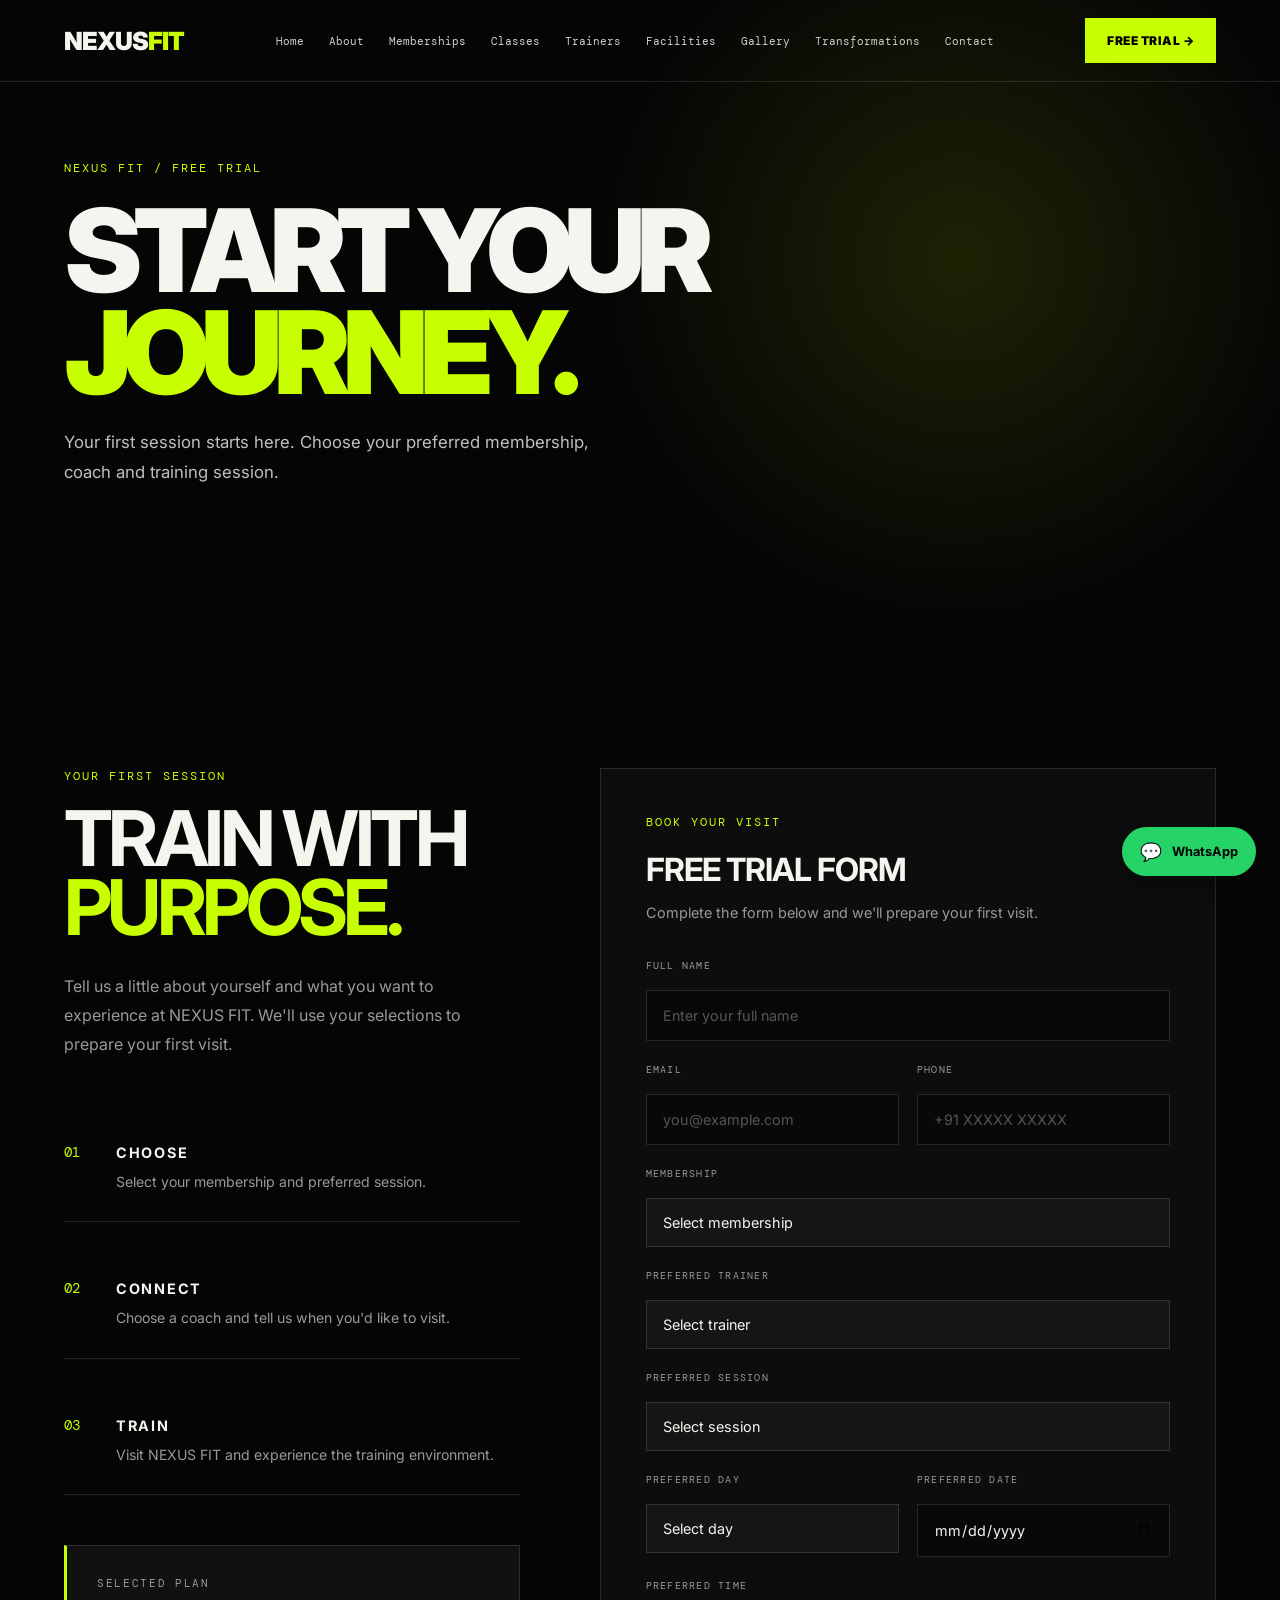
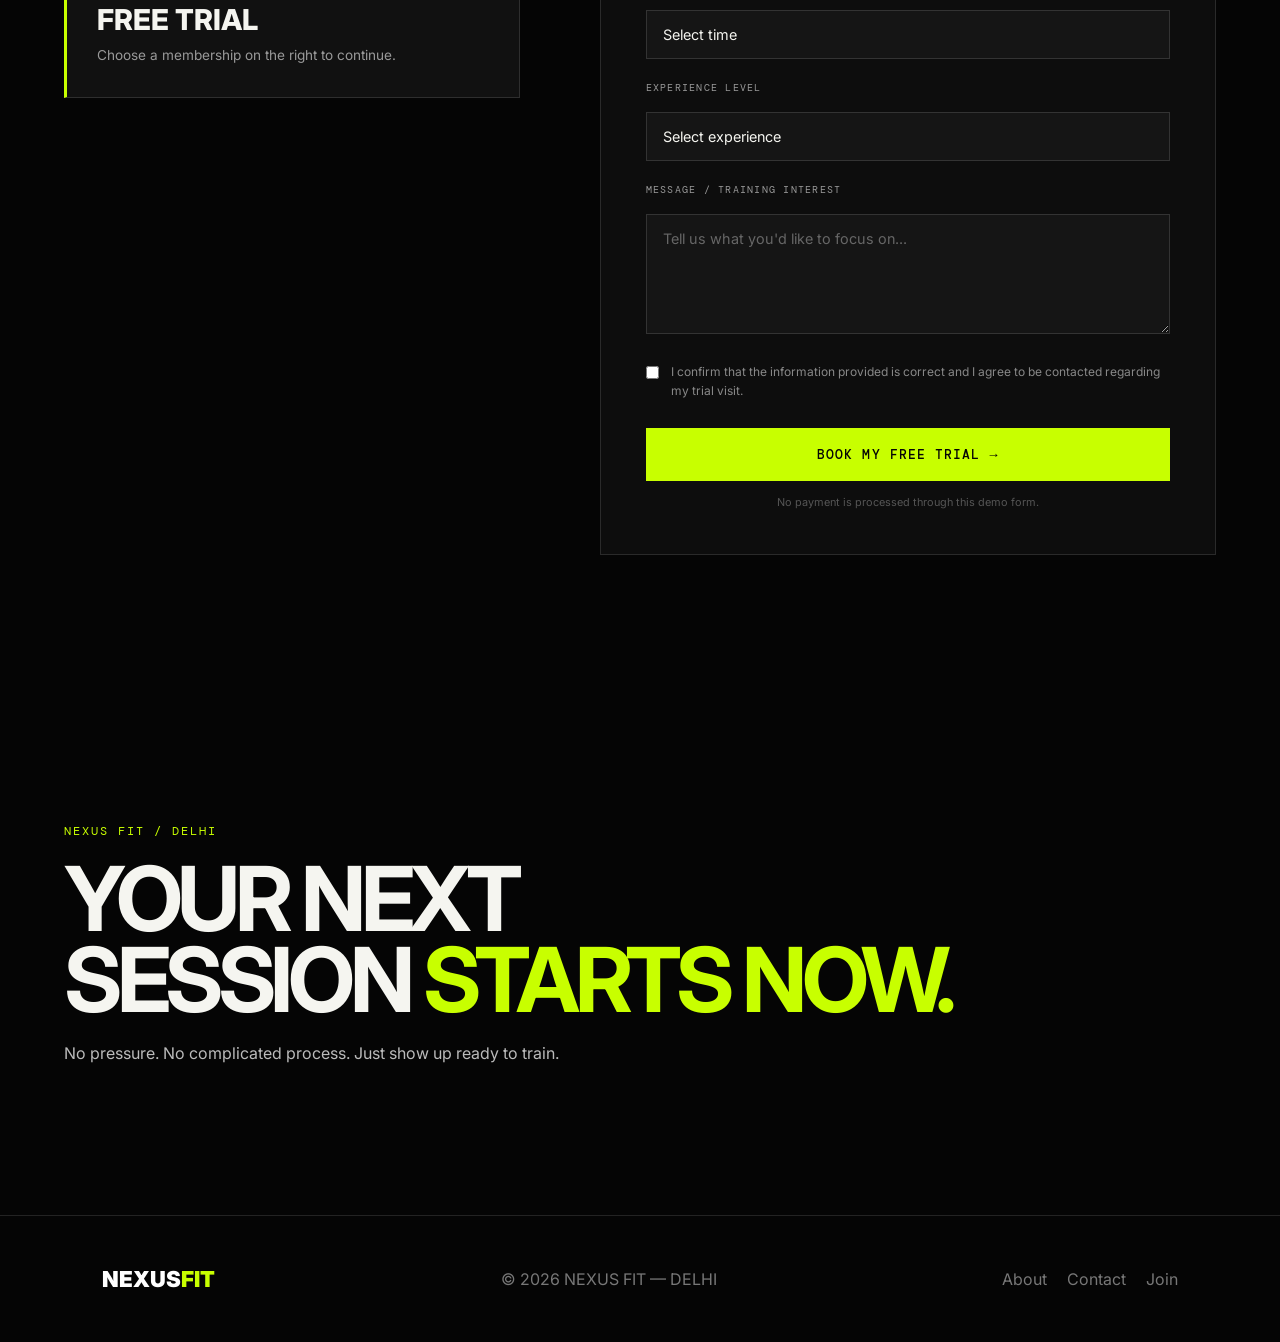
<file: trial.html>
<!DOCTYPE html>
<html lang="en">
<head>
    <meta charset="UTF-8">
    <meta name="viewport" content="width=device-width, initial-scale=1.0">

    <title>Free Trial | NEXUS FIT</title>

    <link rel="preconnect" href="https://fonts.googleapis.com">
    <link rel="preconnect" href="https://fonts.gstatic.com" crossorigin>

    <link href="https://fonts.googleapis.com/css2?family=DM+Mono:wght@400;500&family=Inter:wght@400;500;600;700;800;900&display=swap" rel="stylesheet">

    <link rel="stylesheet" href="style.css">
</head>

<body>

<header class="navbar">
    <a href="index.html" class="logo">NEXUS<span>FIT</span></a>

    <nav>
        <a href="index.html">Home</a>
        <a href="about.html">About</a>
        <a href="memberships.html">Memberships</a>
        <a href="classes.html">Classes</a>
        <a href="trainers.html">Trainers</a>
        <a href="facilities.html">Facilities</a>
        <a href="gallery.html">Gallery</a>
        <a href="transformations.html">Transformations</a>
        <a href="contact.html">Contact</a>
    </nav>

    <a href="trial.html" class="nav-button">FREE TRIAL →</a>
</header>


<!-- HERO -->

<section class="trial-hero">

    <div class="trial-hero-overlay"></div>

    <div class="trial-hero-content">

        <div class="eyebrow">NEXUS FIT / FREE TRIAL</div>

        <h1>
            START YOUR<br>
            <span>JOURNEY.</span>
        </h1>

        <p>
            Your first session starts here. Choose your preferred
            membership, coach and training session.
        </p>

    </div>

</section>


<!-- MAIN TRIAL SECTION -->

<section class="trial-section">

    <div class="trial-container">

        <!-- LEFT SIDE -->

        <div class="trial-info">

            <div class="eyebrow">YOUR FIRST SESSION</div>

            <h2>
                TRAIN WITH<br>
                <span>PURPOSE.</span>
            </h2>

            <p class="trial-description">
                Tell us a little about yourself and what you want
                to experience at NEXUS FIT. We'll use your selections
                to prepare your first visit.
            </p>


            <!-- PROCESS -->

            <div class="trial-process">

                <div class="process-item">
                    <div class="process-number">01</div>

                    <div>
                        <h3>CHOOSE</h3>
                        <p>Select your membership and preferred session.</p>
                    </div>
                </div>


                <div class="process-item">
                    <div class="process-number">02</div>

                    <div>
                        <h3>CONNECT</h3>
                        <p>Choose a coach and tell us when you'd like to visit.</p>
                    </div>
                </div>


                <div class="process-item">
                    <div class="process-number">03</div>

                    <div>
                        <h3>TRAIN</h3>
                        <p>Visit NEXUS FIT and experience the training environment.</p>
                    </div>
                </div>

            </div>


            <!-- PLAN SUMMARY -->

            <div class="trial-summary">

                <div class="summary-label">SELECTED PLAN</div>

                <div class="summary-plan" id="summaryPlan">
                    FREE TRIAL
                </div>

                <p id="summaryText">
                    Choose a membership on the right to continue.
                </p>

            </div>

        </div>


        <!-- RIGHT FORM -->

        <div class="trial-form-card">

            <div class="form-header">

                <div class="eyebrow">BOOK YOUR VISIT</div>

                <h2>FREE TRIAL FORM</h2>

                <p>
                    Complete the form below and we'll prepare
                    your first visit.
                </p>

            </div>


            <form id="trialForm">

                <!-- NAME -->

                <div class="form-group">

                    <label for="trialName">
                        FULL NAME
                    </label>

                    <input
                        type="text"
                        id="trialName"
                        name="name"
                        placeholder="Enter your full name"
                        required
                    >

                </div>


                <!-- EMAIL + PHONE -->

                <div class="form-row">

                    <div class="form-group">

                        <label for="trialEmail">
                            EMAIL
                        </label>

                        <input
                            type="email"
                            id="trialEmail"
                            name="email"
                            placeholder="you@example.com"
                            required
                        >

                    </div>


                    <div class="form-group">

                        <label for="trialPhone">
                            PHONE
                        </label>

                        <input
                            type="tel"
                            id="trialPhone"
                            name="phone"
                            placeholder="+91 XXXXX XXXXX"
                            required
                        >

                    </div>

                </div>


                <!-- MEMBERSHIP -->

                <div class="form-group">

                    <label for="trialPlan">
                        MEMBERSHIP
                    </label>

                    <select id="trialPlan" name="plan" required>

                        <option value="">
                            Select membership
                        </option>

                        <option value="starter">
                            Starter — ₹1,499/month
                        </option>

                        <option value="performance">
                            Performance — ₹2,499/month
                        </option>

                        <option value="elite">
                            Elite — ₹4,499/month
                        </option>

                    </select>

                </div>


                <!-- TRAINER -->

                <div class="form-group">

                    <label for="trialTrainer">
                        PREFERRED TRAINER
                    </label>

                    <select id="trialTrainer" name="trainer" required>

                        <option value="">
                            Select trainer
                        </option>

                        <option value="arjun">
                            Arjun Mehra — Strength Coach
                        </option>

                        <option value="riya">
                            Riya Kapoor — Performance Coach
                        </option>

                        <option value="kabir">
                            Kabir Singh — Athletic Performance
                        </option>

                    </select>

                </div>


                <!-- CLASS -->

                <div class="form-group">

                    <label for="trialClass">
                        PREFERRED SESSION
                    </label>

                    <select id="trialClass" name="class" required>

                        <option value="">
                            Select session
                        </option>

                        <option value="strength">
                            Strength Lab
                        </option>

                        <option value="hiit">
                            HIIT Fusion
                        </option>

                        <option value="athlete">
                            Functional Athlete
                        </option>

                        <option value="recovery">
                            Recovery Flow
                        </option>

                        <option value="community">
                            Nexus Team Session
                        </option>

                    </select>

                </div>


                <!-- DATE + DAY -->

                <div class="form-row">

                    <div class="form-group">

                        <label for="trialDay">
                            PREFERRED DAY
                        </label>

                        <select id="trialDay" name="day" required>

                            <option value="">
                                Select day
                            </option>

                            <option value="monday">Monday</option>
                            <option value="tuesday">Tuesday</option>
                            <option value="wednesday">Wednesday</option>
                            <option value="thursday">Thursday</option>
                            <option value="friday">Friday</option>
                            <option value="saturday">Saturday</option>

                        </select>

                    </div>


                    <div class="form-group">

                        <label for="trialDate">
                            PREFERRED DATE
                        </label>

                        <input
                            type="date"
                            id="trialDate"
                            name="date"
                            required
                        >

                    </div>

                </div>


                <!-- TIME -->

                <div class="form-group">

                    <label for="trialTime">
                        PREFERRED TIME
                    </label>

                    <select id="trialTime" name="time" required>

                        <option value="">
                            Select time
                        </option>

                        <option value="06:00 AM">
                            06:00 AM
                        </option>

                        <option value="06:30 AM">
                            06:30 AM
                        </option>

                        <option value="07:00 AM">
                            07:00 AM
                        </option>

                        <option value="07:30 AM">
                            07:30 AM
                        </option>

                        <option value="09:00 AM">
                            09:00 AM
                        </option>

                        <option value="10:30 AM">
                            10:30 AM
                        </option>

                        <option value="06:00 PM">
                            06:00 PM
                        </option>

                        <option value="06:30 PM">
                            06:30 PM
                        </option>

                        <option value="07:00 PM">
                            07:00 PM
                        </option>

                        <option value="07:30 PM">
                            07:30 PM
                        </option>

                    </select>

                </div>


                <!-- EXPERIENCE -->

                <div class="form-group">

                    <label for="trialExperience">
                        EXPERIENCE LEVEL
                    </label>

                    <select id="trialExperience" name="experience" required>

                        <option value="">
                            Select experience
                        </option>

                        <option value="beginner">
                            Beginner
                        </option>

                        <option value="intermediate">
                            Intermediate
                        </option>

                        <option value="advanced">
                            Advanced
                        </option>

                    </select>

                </div>


                <!-- MESSAGE -->

                <div class="form-group">

                    <label for="trialMessage">
                        MESSAGE / TRAINING INTEREST
                    </label>

                    <textarea
                        id="trialMessage"
                        name="message"
                        rows="4"
                        placeholder="Tell us what you'd like to focus on..."
                    ></textarea>

                </div>


                <!-- TERMS -->

                <label class="trial-checkbox">

                    <input
                        type="checkbox"
                        id="trialTerms"
                        required
                    >

                    <span>
                        I confirm that the information provided is correct
                        and I agree to be contacted regarding my trial visit.
                    </span>

                </label>


                <!-- SUBMIT -->

                <button
                    type="submit"
                    class="trial-submit"
                >
                    BOOK MY FREE TRIAL →
                </button>


                <p class="form-note">
                    No payment is processed through this demo form.
                </p>

            </form>


            <!-- SUCCESS -->

            <div class="trial-success" id="trialSuccess">

                <div class="success-icon">✓</div>

                <div class="eyebrow">REQUEST RECEIVED</div>

                <h2>YOU'RE<br><span>IN.</span></h2>

                <p id="successMessage">
                    Your free trial request has been received.
                </p>

                <div class="success-actions">

                    <a
                        href="#"
                        id="whatsappTrial"
                        class="trial-whatsapp"
                        target="_blank"
                    >
                        CONTINUE ON WHATSAPP →
                    </a>

                    <button
                        type="button"
                        id="trialReset"
                        class="reset-trial"
                    >
                        START AGAIN
                    </button>

                </div>

            </div>

        </div>

    </div>

</section>


<!-- CTA -->

<section class="trial-cta">

    <div class="trial-cta-content">

        <div class="eyebrow">NEXUS FIT / DELHI</div>

        <h2>
            YOUR NEXT<br>
            SESSION <span>STARTS NOW.</span>
        </h2>

        <p>
            No pressure. No complicated process.
            Just show up ready to train.
        </p>

    </div>

</section>


<!-- FOOTER -->

<footer>

    <div class="footer-logo">
        NEXUS<span>FIT</span>
    </div>

    <p>
        © 2026 NEXUS FIT — DELHI
    </p>

    <div class="footer-links">

        <a href="about.html">About</a>
        <a href="contact.html">Contact</a>
        <a href="trial.html">Join</a>

    </div>

</footer>


<script src="script.js"></script>

</body>
</html>
</file>
<file: style.css>
:root {
    --black: #050505;
    --dark: #0b0b0b;
    --card: #111111;
    --white: #f5f5f0;
    --muted: #999999;
    --lime: #c8ff00;
    --border: rgba(255,255,255,0.12);
}

* {
    margin: 0;
    padding: 0;
    box-sizing: border-box;
}

html {
    scroll-behavior: smooth;
}

body {
    background: var(--black);
    color: var(--white);
    font-family: "Inter", sans-serif;
}

a {
    color: inherit;
    text-decoration: none;
}


/* NAVBAR */

.navbar {
    height: 82px;
    padding: 0 5%;
    display: flex;
    align-items: center;
    justify-content: space-between;

    position: absolute;
    top: 0;
    left: 0;
    right: 0;

    z-index: 10;
    border-bottom: 1px solid var(--border);
}

.logo {
    font-size: 25px;
    font-weight: 900;
    letter-spacing: -1px;
}

.logo span,
.footer-logo span {
    color: var(--lime);
}

.navbar nav {
    display: flex;
    gap: 25px;
}

.navbar nav a {
    font-family: "DM Mono", monospace;
    font-size: 11px;
    color: #cfcfcf;
    transition: 0.25s;
}

.navbar nav a:hover {
    color: var(--lime);
}

.nav-button,
.primary-button {
    background: var(--lime);
    color: #050505;
    padding: 15px 22px;
    font-weight: 900;
    font-size: 12px;
    letter-spacing: .5px;
}

.secondary-button {
    border: 1px solid rgba(255,255,255,.35);
    padding: 14px 22px;
    font-size: 12px;
    font-weight: 800;
}


/* HERO */

.hero {
    min-height: 100vh;

    position: relative;

    display: flex;
    align-items: center;

    background-image:
        linear-gradient(
            90deg,
            rgba(0,0,0,.92),
            rgba(0,0,0,.55),
            rgba(0,0,0,.2)
        ),
        url("https://images.unsplash.com/photo-1534438327276-14e5300c3a48?auto=format&fit=crop&w=2000&q=90");

    background-size: cover;
    background-position: center;
}

.hero-overlay {
    position: absolute;
    inset: 0;

    background:
        radial-gradient(
            circle at 70% 50%,
            rgba(200,255,0,.08),
            transparent 30%
        );
}

.hero-content {
    position: relative;
    z-index: 2;

    max-width: 1000px;
    padding: 150px 8% 80px;
}

.eyebrow {
    color: var(--lime);
    font-family: "DM Mono", monospace;
    font-size: 12px;
    letter-spacing: 2px;
    margin-bottom: 20px;
}

.hero h1 {
    font-size: clamp(55px, 8vw, 115px);
    line-height: .88;
    letter-spacing: -6px;
    font-weight: 900;
}

.hero h1 span {
    color: var(--lime);
}

.hero-description {
    max-width: 520px;
    color: #bcbcbc;
    line-height: 1.7;
    margin: 35px 0;
}

.hero-buttons {
    display: flex;
    gap: 15px;
    flex-wrap: wrap;
}

.hero-stats {
    display: flex;
    gap: 55px;
    margin-top: 80px;
}

.hero-stats div {
    display: flex;
    flex-direction: column;
}

.hero-stats strong {
    font-size: 32px;
}

.hero-stats span {
    color: #777;
    font-family: "DM Mono", monospace;
    font-size: 10px;
    margin-top: 5px;
}


/* INTRO */

.intro {
    padding: 140px 8%;
    max-width: 1100px;
}

.intro h2,
.section-heading h2,
.cta h2 {
    font-size: clamp(42px, 6vw, 82px);
    line-height: .95;
    letter-spacing: -4px;
}

.intro h2 span,
.cta h2 span {
    color: var(--lime);
}

.intro > p:last-child {
    max-width: 650px;
    color: #999;
    line-height: 1.8;
    margin-top: 35px;
}


/* SERVICES */

.services {
    padding: 100px 8%;
    background: #090909;
}

.section-heading {
    display: flex;
    justify-content: space-between;
    align-items: end;
    margin-bottom: 60px;
}

.text-link {
    color: var(--lime);
    font-family: "DM Mono", monospace;
    font-size: 12px;
}

.service-grid {
    display: grid;
    grid-template-columns: repeat(3, 1fr);
    gap: 18px;
}

.service-card {
    min-height: 350px;
    padding: 35px;

    background: var(--card);
    border: 1px solid var(--border);

    display: flex;
    flex-direction: column;

    transition: .3s;
}

.service-card:hover {
    transform: translateY(-8px);
    border-color: var(--lime);
}

.card-number {
    color: var(--lime);
    font-family: "DM Mono", monospace;
}

.service-card h3 {
    font-size: 28px;
    margin-top: auto;
}

.service-card p {
    color: #888;
    line-height: 1.7;
    margin: 20px 0;
}

.service-card a {
    color: var(--lime);
    font-size: 11px;
    font-weight: 800;
}


/* CTA */

.cta {
    min-height: 600px;
    padding: 120px 8%;

    display: flex;
    flex-direction: column;
    justify-content: center;

    background:
        linear-gradient(
            rgba(0,0,0,.75),
            rgba(0,0,0,.9)
        ),
        url("https://images.unsplash.com/photo-1581009146145-b5ef050c2e1e?auto=format&fit=crop&w=2000&q=90");

    background-size: cover;
    background-position: center;
}

.cta .primary-button {
    width: fit-content;
    margin-top: 40px;
}


/* FOOTER */

footer {
    padding: 50px 8%;
    border-top: 1px solid var(--border);

    display: flex;
    justify-content: space-between;
    align-items: center;

    color: #777;
}

.footer-logo {
    color: white;
    font-size: 22px;
    font-weight: 900;
}

.footer-links {
    display: flex;
    gap: 20px;
}

.footer-links a:hover {
    color: var(--lime);
}


/* MOBILE */

@media (max-width: 1000px) {

    .navbar nav {
        display: none;
    }

    .service-grid {
        grid-template-columns: 1fr;
    }

    .section-heading {
        display: block;
    }

    .text-link {
        display: inline-block;
        margin-top: 25px;
    }
}


@media (max-width: 600px) {

    .navbar {
        padding: 0 20px;
    }

    .nav-button {
        padding: 12px;
        font-size: 10px;
    }

    .hero-content {
        padding: 140px 25px 60px;
    }

    .hero h1 {
        letter-spacing: -3px;
    }

    .hero-stats {
        gap: 25px;
    }

    .hero-stats strong {
        font-size: 25px;
    }

    .intro,
    .services,
    .cta {
        padding-left: 25px;
        padding-right: 25px;
    }

    footer {
        flex-direction: column;
        gap: 25px;
        align-items: flex-start;
    }
}
/* =========================================
   ABOUT PAGE
========================================= */

.page-hero {
    min-height: 70vh;

    display: flex;
    align-items: end;

    padding: 150px 8% 90px;

    background:
        linear-gradient(
            90deg,
            rgba(0,0,0,.95),
            rgba(0,0,0,.55)
        ),
        url("https://images.unsplash.com/photo-1534438327276-14e5300c3a48?auto=format&fit=crop&w=2000&q=90");

    background-size: cover;
    background-position: center;
}

.page-hero h1 {
    font-size: clamp(60px, 9vw, 120px);
    line-height: .85;
    letter-spacing: -6px;
}

.page-hero h1 span {
    color: var(--lime);
}

.page-hero p:last-child {
    max-width: 550px;
    color: #aaa;
    line-height: 1.7;
    margin-top: 30px;
}


/* STORY */

.about-story {
    display: grid;
    grid-template-columns: 30% 70%;

    padding: 140px 8%;
}

.about-text {
    max-width: 850px;
}

.about-text h2 {
    font-size: clamp(45px, 6vw, 80px);
    line-height: .95;
    letter-spacing: -4px;
    margin-bottom: 40px;
}

.about-text h2 span {
    color: var(--lime);
}

.about-text p {
    max-width: 700px;
    color: #999;
    line-height: 1.9;
    margin-bottom: 22px;
}


/* VALUES */

.values {
    padding: 120px 8%;
    background: #090909;
}

.value-grid {
    display: grid;
    grid-template-columns: repeat(4, 1fr);
    gap: 15px;
    margin-top: 60px;
}

.value-card {
    min-height: 300px;
    padding: 30px;

    border: 1px solid var(--border);
    background: #101010;

    display: flex;
    flex-direction: column;

    transition: .3s;
}

.value-card:hover {
    transform: translateY(-7px);
    border-color: var(--lime);
}

.value-card span {
    color: var(--lime);
    font-family: "DM Mono", monospace;
}

.value-card h3 {
    margin-top: auto;
    font-size: 25px;
}

.value-card p {
    color: #888;
    line-height: 1.6;
    margin-top: 15px;
}


/* NUMBERS */

.numbers {
    display: grid;
    grid-template-columns: repeat(4, 1fr);

    padding: 80px 8%;

    border-top: 1px solid var(--border);
    border-bottom: 1px solid var(--border);
}

.numbers div {
    padding: 20px;
    border-right: 1px solid var(--border);
}

.numbers div:last-child {
    border-right: none;
}

.numbers strong {
    display: block;
    font-size: clamp(35px, 4vw, 55px);
}

.numbers span {
    color: #777;
    font-family: "DM Mono", monospace;
    font-size: 10px;
}


/* ABOUT MOBILE */

@media (max-width: 900px) {

    .about-story {
        grid-template-columns: 1fr;
        gap: 50px;
    }

    .value-grid {
        grid-template-columns: repeat(2, 1fr);
    }

    .numbers {
        grid-template-columns: repeat(2, 1fr);
    }

    .numbers div:nth-child(2) {
        border-right: none;
    }
}


@media (max-width: 600px) {

    .page-hero {
        padding: 140px 25px 70px;
    }

    .about-story,
    .values {
        padding-left: 25px;
        padding-right: 25px;
    }

    .value-grid {
        grid-template-columns: 1fr;
    }

    .numbers {
        grid-template-columns: 1fr 1fr;
        padding-left: 15px;
        padding-right: 15px;
    }

    .numbers div {
        border-right: none;
        border-bottom: 1px solid var(--border);
    }
}
/* =========================================
   MEMBERSHIP PAGE
========================================= */

.membership-hero {
    background:
        linear-gradient(
            90deg,
            rgba(0,0,0,.95),
            rgba(0,0,0,.55)
        ),
        url("https://images.unsplash.com/photo-1534438327276-14e5300c3a48?auto=format&fit=crop&w=2000&q=90");
}


/* PRICING */

.pricing-section {
    padding: 130px 8%;
}

.pricing-heading {
    margin-bottom: 70px;
}

.pricing-heading h2 {
    font-size: clamp(50px, 6vw, 85px);
    line-height: .9;
    letter-spacing: -4px;
}

.pricing-heading h2 span {
    color: var(--lime);
}

.pricing-grid {
    display: grid;
    grid-template-columns: repeat(3, 1fr);
    gap: 18px;
}

.pricing-card {
    position: relative;

    padding: 35px;

    min-height: 600px;

    background: #0e0e0e;
    border: 1px solid var(--border);

    display: flex;
    flex-direction: column;

    transition: .3s;
}

.pricing-card:hover {
    transform: translateY(-8px);
    border-color: var(--lime);
}

.pricing-card.featured {
    border: 1px solid var(--lime);
}

.popular {
    position: absolute;
    top: 0;
    right: 0;

    padding: 9px 15px;

    background: var(--lime);
    color: #050505;

    font-family: "DM Mono", monospace;
    font-size: 10px;
    font-weight: 700;
}

.pricing-top {
    display: flex;
    justify-content: space-between;
    align-items: center;
}

.plan-number {
    color: var(--lime);
    font-family: "DM Mono", monospace;
}

.plan-tag {
    color: #777;
    font-family: "DM Mono", monospace;
    font-size: 9px;
}

.pricing-card h3 {
    font-size: 35px;
    margin-top: 80px;
}

.plan-description {
    color: #888;
    line-height: 1.6;
    margin: 15px 0 30px;
}

.price {
    font-size: 48px;
    font-weight: 900;
    margin-bottom: 30px;
}

.price span {
    color: var(--lime);
    font-size: 25px;
}

.price small {
    color: #666;
    font-size: 10px;
    font-family: "DM Mono", monospace;
}

.plan-button {
    padding: 15px;

    text-align: center;

    background: var(--lime);
    color: #050505;

    font-size: 11px;
    font-weight: 900;

    transition: .25s;
}

.plan-button:hover {
    background: white;
}

.pricing-card ul {
    list-style: none;
    margin-top: 30px;
}

.pricing-card li {
    padding: 11px 0;
    color: #aaa;
    font-size: 13px;
    border-bottom: 1px solid rgba(255,255,255,.06);
}


/* COMPARISON */

.comparison {
    padding: 120px 8%;
    background: #090909;

    display: grid;
    grid-template-columns: 30% 70%;
    gap: 50px;
}

.comparison h2 {
    font-size: clamp(45px, 5vw, 70px);
    line-height: .9;
    letter-spacing: -4px;
}

.comparison h2 span {
    color: var(--lime);
}

.comparison-table {
    border: 1px solid var(--border);
}

.table-row {
    display: grid;
    grid-template-columns: 2fr 1fr 1fr 1fr;

    padding: 18px 20px;

    border-bottom: 1px solid var(--border);

    color: #aaa;
    font-size: 12px;
}

.table-row:last-child {
    border-bottom: none;
}

.table-row span:not(:first-child) {
    text-align: center;
}

.table-row span:nth-child(2),
.table-row span:nth-child(3),
.table-row span:nth-child(4) {
    color: #aaa;
}

.table-head {
    background: #141414;
    color: var(--lime);
    font-family: "DM Mono", monospace;
    font-size: 10px;
}


/* FINAL MEMBERSHIP CTA */

.membership-note {
    padding: 130px 8%;
    text-align: center;
}

.membership-note h2 {
    font-size: clamp(50px, 7vw, 90px);
    line-height: .9;
    letter-spacing: -5px;
}

.membership-note h2 span {
    color: var(--lime);
}

.membership-note > p:not(.eyebrow) {
    max-width: 550px;
    margin: 30px auto;
    color: #888;
    line-height: 1.7;
}

.membership-note .primary-button {
    display: inline-block;
    margin-top: 15px;
}


/* MEMBERSHIP MOBILE */

@media (max-width: 1000px) {

    .pricing-grid {
        grid-template-columns: 1fr;
    }

    .pricing-card {
        min-height: auto;
    }

    .comparison {
        grid-template-columns: 1fr;
    }
}


@media (max-width: 600px) {

    .pricing-section,
    .comparison,
    .membership-note {
        padding-left: 25px;
        padding-right: 25px;
    }

    .pricing-card {
        padding: 25px;
    }

    .table-row {
        grid-template-columns: 1.7fr 1fr 1fr 1fr;
        padding: 15px 8px;
        font-size: 9px;
    }

    .pricing-card h3 {
        margin-top: 60px;
    }
}
/* =========================================
   CLASSES PAGE
========================================= */

.classes-hero {
    background:
        linear-gradient(
            90deg,
            rgba(0,0,0,.95),
            rgba(0,0,0,.55)
        ),
        url("https://images.unsplash.com/photo-1583454110551-21f2fa2afe61?auto=format&fit=crop&w=2000&q=90");
}


/* INTRO */

.classes-intro {
    padding: 130px 8%;
    max-width: 900px;
}

.classes-intro h2 {
    font-size: clamp(50px, 6vw, 85px);
    line-height: .9;
    letter-spacing: -5px;
}

.classes-intro h2 span {
    color: var(--lime);
}

.classes-intro > p:last-child {
    max-width: 600px;
    color: #888;
    line-height: 1.8;
    margin-top: 30px;
}


/* CLASS LIST */

.class-list {
    padding: 0 8% 130px;
    display: grid;
    gap: 20px;
}

.class-card {
    display: grid;
    grid-template-columns: 42% 58%;

    min-height: 450px;

    background: #0d0d0d;
    border: 1px solid var(--border);

    transition: .35s;
}

.class-card:hover {
    border-color: var(--lime);
    transform: translateY(-5px);
}


/* IMAGES */

.class-image {
    min-height: 450px;

    background-size: cover;
    background-position: center;
}

.strength-image {
    background-image:
        linear-gradient(
            rgba(0,0,0,.1),
            rgba(0,0,0,.45)
        ),
        url("https://images.unsplash.com/photo-1581009146145-b5ef050c2e1e?auto=format&fit=crop&w=1200&q=85");
}

.hiit-image {
    background-image:
        linear-gradient(
            rgba(0,0,0,.1),
            rgba(0,0,0,.45)
        ),
        url("https://images.unsplash.com/photo-1538805060514-97d9cc17730c?auto=format&fit=crop&w=1200&q=85");
}

.athlete-image {
    background-image:
        linear-gradient(
            rgba(0,0,0,.1),
            rgba(0,0,0,.45)
        ),
        url("https://images.unsplash.com/photo-1517836357463-d25dfeac3438?auto=format&fit=crop&w=1200&q=85");
}

.recovery-image {
    background-image:
        linear-gradient(
            rgba(0,0,0,.1),
            rgba(0,0,0,.45)
        ),
        url("https://images.unsplash.com/photo-1544367567-0f2fcb009e0b?auto=format&fit=crop&w=1200&q=85");
}


/* CONTENT */

.class-content {
    padding: 45px;

    display: flex;
    flex-direction: column;
}

.class-top {
    display: flex;
    justify-content: space-between;
}

.class-number {
    color: var(--lime);
    font-family: "DM Mono", monospace;
}

.difficulty {
    color: #777;
    font-family: "DM Mono", monospace;
    font-size: 10px;
}

.class-content h3 {
    font-size: clamp(38px, 5vw, 65px);
    line-height: .88;
    letter-spacing: -3px;
    margin-top: auto;
}

.class-content h3 span {
    color: var(--lime);
}

.class-content > p {
    color: #888;
    max-width: 600px;
    line-height: 1.7;
    margin: 25px 0;
}

.class-meta {
    display: flex;
    gap: 25px;

    padding: 18px 0;

    border-top: 1px solid var(--border);
    border-bottom: 1px solid var(--border);

    color: #777;

    font-family: "DM Mono", monospace;
    font-size: 9px;
}

.class-button {
    width: fit-content;

    margin-top: 25px;
    padding: 14px 20px;

    background: var(--lime);
    color: #050505;

    font-size: 11px;
    font-weight: 900;
}


/* PRINCIPLES */

.class-principles {
    padding: 120px 8%;

    background: #090909;

    display: grid;
    grid-template-columns: 40% 60%;
    gap: 50px;
}

.class-principles h2 {
    font-size: clamp(45px, 5vw, 75px);
    line-height: .9;
    letter-spacing: -4px;
}

.class-principles h2 span {
    color: var(--lime);
}

.principle-list {
    border-top: 1px solid var(--border);
}

.principle {
    display: grid;
    grid-template-columns: 60px 1fr;
    gap: 25px;

    padding: 30px 0;

    border-bottom: 1px solid var(--border);
}

.principle > span {
    color: var(--lime);
    font-family: "DM Mono", monospace;
}

.principle h3 {
    font-size: 20px;
}

.principle p {
    color: #888;
    line-height: 1.7;
    margin-top: 10px;
}


/* MOBILE */

@media (max-width: 800px) {

    .class-card {
        grid-template-columns: 1fr;
    }

    .class-image {
        min-height: 300px;
    }

    .class-content {
        min-height: 400px;
        padding: 30px;
    }

    .class-principles {
        grid-template-columns: 1fr;
    }
}


@media (max-width: 600px) {

    .classes-intro,
    .class-list,
    .class-principles {
        padding-left: 25px;
        padding-right: 25px;
    }

    .class-meta {
        gap: 12px;
        flex-wrap: wrap;
    }
}
/* =========================================
   TRAINERS PAGE
========================================= */

.trainers-hero {
    background:
        linear-gradient(
            90deg,
            rgba(0,0,0,.95),
            rgba(0,0,0,.5)
        ),
        url("https://images.unsplash.com/photo-1571019614242-c5c5dee9f50b?auto=format&fit=crop&w=2000&q=90");
}


/* INTRO */

.trainer-intro {
    padding: 130px 8%;
    max-width: 950px;
}

.trainer-intro h2 {
    font-size: clamp(50px, 6vw, 85px);
    line-height: .9;
    letter-spacing: -5px;
}

.trainer-intro h2 span {
    color: var(--lime);
}

.trainer-intro > p:last-child {
    max-width: 600px;
    color: #888;
    line-height: 1.8;
    margin-top: 30px;
}


/* TRAINER GRID */

.trainer-grid {
    padding: 0 8% 130px;

    display: grid;
    grid-template-columns: repeat(3, 1fr);
    gap: 18px;
}

.trainer-card {
    background: #0d0d0d;
    border: 1px solid var(--border);

    transition: .35s;
}

.trainer-card:hover {
    transform: translateY(-8px);
    border-color: var(--lime);
}


/* PHOTOS */

.trainer-photo {
    height: 450px;

    position: relative;

    background-size: cover;
    background-position: center;
}

.trainer-one {
    background-image:
        linear-gradient(
            rgba(0,0,0,.05),
            rgba(0,0,0,.35)
        ),
        url("https://images.unsplash.com/photo-1583454110551-21f2fa2afe61?auto=format&fit=crop&w=900&q=85");
}

.trainer-two {
    background-image:
        linear-gradient(
            rgba(0,0,0,.05),
            rgba(0,0,0,.35)
        ),
        url("https://images.unsplash.com/photo-1594381898411-846e7d193883?auto=format&fit=crop&w=900&q=85");
}

.trainer-three {
    background-image:
        linear-gradient(
            rgba(0,0,0,.05),
            rgba(0,0,0,.35)
        ),
        url("https://images.unsplash.com/photo-1534438327276-14e5300c3a48?auto=format&fit=crop&w=900&q=85");
}

.trainer-number {
    position: absolute;

    top: 20px;
    left: 20px;

    color: var(--lime);

    font-family: "DM Mono", monospace;
}


/* INFO */

.trainer-info {
    padding: 30px;
}

.trainer-header {
    display: flex;
    justify-content: space-between;
    align-items: start;
}

.trainer-header h3 {
    font-size: 35px;
    line-height: .9;
    letter-spacing: -2px;
}

.trainer-header p {
    color: #777;
    font-family: "DM Mono", monospace;
    font-size: 9px;
    margin-top: 12px;
}

.trainer-exp {
    color: var(--lime);
    font-family: "DM Mono", monospace;
    font-size: 10px;
}

.trainer-description {
    color: #888;
    line-height: 1.7;
    margin: 30px 0;
}

.trainer-specialties {
    display: flex;
    flex-wrap: wrap;
    gap: 7px;
}

.trainer-specialties span {
    padding: 8px 10px;

    border: 1px solid var(--border);

    color: #aaa;

    font-family: "DM Mono", monospace;
    font-size: 8px;
}

.trainer-button {
    display: block;

    margin-top: 25px;
    padding: 15px;

    text-align: center;

    background: var(--lime);
    color: #050505;

    font-size: 10px;
    font-weight: 900;
}


/* PROCESS */

.coaching-process {
    padding: 120px 8%;

    background: #090909;

    display: grid;
    grid-template-columns: 40% 60%;
    gap: 50px;
}

.coaching-process h2 {
    font-size: clamp(45px, 5vw, 75px);
    line-height: .9;
    letter-spacing: -4px;
}

.coaching-process h2 span {
    color: var(--lime);
}

.process-list {
    border-top: 1px solid var(--border);
}

.process-item {
    display: grid;
    grid-template-columns: 60px 1fr;
    gap: 25px;

    padding: 30px 0;

    border-bottom: 1px solid var(--border);
}

.process-item > span {
    color: var(--lime);
    font-family: "DM Mono", monospace;
}

.process-item h3 {
    font-size: 20px;
}

.process-item p {
    color: #888;
    line-height: 1.7;
    margin-top: 10px;
}


/* MOBILE */

@media (max-width: 950px) {

    .trainer-grid {
        grid-template-columns: 1fr;
    }

    .trainer-photo {
        height: 500px;
    }

    .coaching-process {
        grid-template-columns: 1fr;
    }
}


@media (max-width: 600px) {

    .trainer-intro,
    .trainer-grid,
    .coaching-process {
        padding-left: 25px;
        padding-right: 25px;
    }

    .trainer-photo {
        height: 400px;
    }
}
/* =========================================
   FACILITIES PAGE
========================================= */

.facilities-hero {

    background:
        linear-gradient(
            90deg,
            rgba(0,0,0,.95),
            rgba(0,0,0,.5)
        ),

        url("https://images.unsplash.com/photo-1571902943202-507ec2618e8f?auto=format&fit=crop&w=2000&q=90");

}


/* INTRO */

.facility-intro {

    padding: 130px 8%;

    max-width: 950px;

}


.facility-intro h2 {

    font-size:
        clamp(50px, 6vw, 85px);

    line-height: .9;

    letter-spacing: -5px;

}


.facility-intro h2 span {

    color: var(--lime);

}


.facility-intro > p:last-child {

    max-width: 650px;

    color: #888;

    line-height: 1.8;

    margin-top: 30px;

}


/* FACILITY GRID */

.facility-grid {

    padding:
        0 8% 130px;

    display: grid;

    grid-template-columns:
        repeat(2, 1fr);

    gap: 20px;

}


.facility-card {

    background: #0d0d0d;

    border:
        1px solid var(--border);

    transition: .35s;

}


.facility-card:hover {

    border-color:
        var(--lime);

    transform:
        translateY(-6px);

}


.facility-large {

    grid-row: span 2;

}


/* IMAGES */

.facility-image {

    height: 300px;

    background-size: cover;

    background-position: center;

}


.facility-large .facility-image {

    height: 450px;

}


.facility-strength {

    background-image:

        linear-gradient(
            rgba(0,0,0,.05),
            rgba(0,0,0,.45)
        ),

        url(
            "https://images.unsplash.com/photo-1534438327276-14e5300c3a48?auto=format&fit=crop&w=1200&q=85"
        );

}


.facility-cardio {

    background-image:

        linear-gradient(
            rgba(0,0,0,.05),
            rgba(0,0,0,.45)
        ),

        url(
            "https://images.unsplash.com/photo-1576678927484-cc907957088c?auto=format&fit=crop&w=1200&q=85"
        );

}


.facility-functional {

    background-image:

        linear-gradient(
            rgba(0,0,0,.05),
            rgba(0,0,0,.45)
        ),

        url(
            "https://images.unsplash.com/photo-1517836357463-d25dfeac3438?auto=format&fit=crop&w=1200&q=85"
        );

}


.facility-recovery {

    background-image:

        linear-gradient(
            rgba(0,0,0,.05),
            rgba(0,0,0,.45)
        ),

        url(
            "https://images.unsplash.com/photo-1544367567-0f2fcb009e0b?auto=format&fit=crop&w=1200&q=85"
        );

}


.facility-locker {

    background-image:

        linear-gradient(
            rgba(0,0,0,.05),
            rgba(0,0,0,.45)
        ),

        url(
            "https://images.unsplash.com/photo-1558611848-73f7eb4001a1?auto=format&fit=crop&w=1200&q=85"
        );

}


.facility-lounge {

    background-image:

        linear-gradient(
            rgba(0,0,0,.05),
            rgba(0,0,0,.45)
        ),

        url(
            "https://images.unsplash.com/photo-1605296867304-46d5465a13f1?auto=format&fit=crop&w=1200&q=85"
        );

}


/* CONTENT */

.facility-content {

    padding: 30px;

}


.facility-number {

    color:
        var(--lime);

    font-family:
        "DM Mono",
        monospace;

    font-size: 12px;

}


.facility-content h3 {

    font-size: 35px;

    line-height: .9;

    letter-spacing: -2px;

    margin-top: 50px;

}


.facility-content p {

    color: #888;

    line-height: 1.7;

    margin:
        20px 0 25px;

}


.facility-tags {

    display: flex;

    flex-wrap: wrap;

    gap: 7px;

}


.facility-tags span {

    padding:
        7px 9px;

    border:
        1px solid var(--border);

    color: #777;

    font-family:
        "DM Mono",
        monospace;

    font-size: 8px;

}


/* STATS */

.facility-stats {

    display: grid;

    grid-template-columns:
        repeat(4, 1fr);

    padding:
        80px 8%;

    border-top:
        1px solid var(--border);

    border-bottom:
        1px solid var(--border);

}


.facility-stats div {

    padding: 20px;

    border-right:
        1px solid var(--border);

}


.facility-stats div:last-child {

    border-right: none;

}


.facility-stats strong {

    display: block;

    font-size:
        clamp(32px, 4vw, 55px);

}


.facility-stats span {

    color: #777;

    font-family:
        "DM Mono",
        monospace;

    font-size: 9px;

}


/* MOBILE */

@media (max-width: 800px) {

    .facility-grid {

        grid-template-columns:
            1fr;

    }


    .facility-large {

        grid-row:
            auto;

    }


    .facility-large .facility-image {

        height: 300px;

    }


    .facility-stats {

        grid-template-columns:
            repeat(2, 1fr);

    }


    .facility-stats div:nth-child(2) {

        border-right: none;

    }

}


@media (max-width: 600px) {

    .facility-intro,
    .facility-grid {

        padding-left: 25px;
        padding-right: 25px;

    }


    .facility-stats {

        padding-left: 15px;
        padding-right: 15px;

    }


    .facility-content {

        padding: 25px;

    }

}
/* =====================================================
   TRANSFORMATIONS PAGE
===================================================== */

.transform-hero {
    min-height: 78vh;
    display: flex;
    align-items: flex-end;
    padding: 150px 7vw 100px;
    position: relative;
    overflow: hidden;

    background:
        linear-gradient(
            90deg,
            rgba(5,5,5,0.96) 0%,
            rgba(5,5,5,0.72) 48%,
            rgba(5,5,5,0.25) 100%
        ),
        url("https://images.unsplash.com/photo-1581009146145-b5ef050c2e1e?auto=format&fit=crop&w=2000&q=90")
        center/cover;
}

.transform-hero-content {
    max-width: 900px;
}

.transform-hero h1 {
    font-size: clamp(4rem, 9vw, 9rem);
    line-height: .88;
    letter-spacing: -0.07em;
    font-weight: 900;
    margin: 20px 0 35px;
}

.transform-hero h1 span {
    color: var(--lime);
}

.transform-hero .hero-description {
    max-width: 520px;
    color: #c5c5c5;
    line-height: 1.7;
    margin-bottom: 35px;
}


/* INTRO */

.transform-intro {
    display: grid;
    grid-template-columns: 1fr 1fr;
    gap: 80px;
    padding: 130px 7vw;
    border-bottom: 1px solid var(--border);
}

.transform-intro h2 {
    font-size: clamp(3rem, 6vw, 6rem);
    line-height: .9;
    letter-spacing: -0.06em;
    margin-top: 25px;
}

.transform-intro h2 span {
    color: var(--lime);
}

.transform-intro-text {
    max-width: 600px;
    align-self: end;
}

.transform-intro-text p {
    color: var(--muted);
    line-height: 1.8;
    margin-bottom: 25px;
}


/* SECTION */

.transformations-section {
    padding: 130px 7vw;
}

.section-heading {
    display: flex;
    justify-content: space-between;
    align-items: flex-end;
    gap: 50px;
    margin-bottom: 70px;
}

.section-heading h2 {
    font-size: clamp(3rem, 6vw, 6rem);
    line-height: .88;
    letter-spacing: -0.06em;
    margin-top: 20px;
}

.section-heading h2 span {
    color: var(--lime);
}

.section-heading > p {
    max-width: 350px;
    color: var(--muted);
    line-height: 1.7;
}


/* TRANSFORMATION GRID */

.transformation-grid {
    display: grid;
    grid-template-columns: repeat(2, 1fr);
    gap: 30px;
}

.transformation-card {
    background: var(--card);
    border: 1px solid var(--border);
    transition: .4s ease;
}

.transformation-card:hover {
    transform: translateY(-8px);
    border-color: rgba(200,255,0,.45);
}

.transformation-image {
    height: 430px;
    position: relative;
    overflow: hidden;
}

.transformation-image img {
    width: 100%;
    height: 100%;
    object-fit: cover;
    transition: transform .7s ease;
}

.transformation-card:hover .transformation-image img {
    transform: scale(1.05);
}

.transformation-tag {
    position: absolute;
    top: 20px;
    left: 20px;

    background: var(--lime);
    color: #050505;

    padding: 9px 13px;

    font-family: "DM Mono", monospace;
    font-size: .7rem;
    font-weight: 500;
    letter-spacing: .08em;
}

.transformation-content {
    padding: 32px;
}

.member-label {
    color: var(--lime);
    font-family: "DM Mono", monospace;
    font-size: .7rem;
    letter-spacing: .12em;
    margin-bottom: 12px;
}

.transformation-content h3 {
    font-size: 2rem;
    margin-bottom: 18px;
}

.transformation-content > p:not(.member-label) {
    color: var(--muted);
    line-height: 1.7;
    min-height: 55px;
}

.transformation-stats {
    display: grid;
    grid-template-columns: repeat(3, 1fr);
    gap: 15px;
    border-top: 1px solid var(--border);
    margin-top: 28px;
    padding-top: 25px;
}

.transformation-stats div {
    display: flex;
    flex-direction: column;
    gap: 6px;
}

.transformation-stats strong {
    font-size: 1.4rem;
}

.transformation-stats span {
    color: #777;
    font-family: "DM Mono", monospace;
    font-size: .6rem;
    letter-spacing: .08em;
}


/* FEATURED QUOTE */

.featured-testimonial {
    padding: 150px 7vw;
    text-align: center;
    background: var(--dark);
    border-top: 1px solid var(--border);
    border-bottom: 1px solid var(--border);
}

.quote-mark {
    font-size: 7rem;
    color: var(--lime);
    line-height: .7;
    margin: 35px 0;
}

.featured-testimonial blockquote {
    max-width: 1050px;
    margin: auto;

    font-size: clamp(2rem, 4.5vw, 5rem);
    line-height: 1;
    letter-spacing: -0.05em;
    font-weight: 800;
}

.quote-author {
    margin-top: 35px;
    color: var(--muted);
    font-family: "DM Mono", monospace;
    font-size: .75rem;
    letter-spacing: .12em;
}


/* COMMUNITY */

.community-section {
    display: grid;
    grid-template-columns: 1.2fr 1fr;
    min-height: 650px;
}

.community-image {
    overflow: hidden;
}

.community-image img {
    width: 100%;
    height: 100%;
    object-fit: cover;
}

.community-content {
    display: flex;
    flex-direction: column;
    justify-content: center;
    padding: 80px;
    background: #080808;
}

.community-content h2 {
    font-size: clamp(3rem, 6vw, 6rem);
    line-height: .9;
    letter-spacing: -0.06em;
    margin: 25px 0;
}

.community-content h2 span {
    color: var(--lime);
}

.community-content > p:not(.section-number) {
    max-width: 500px;
    color: var(--muted);
    line-height: 1.8;
    margin-bottom: 35px;
}


/* MOBILE */

@media (max-width: 800px) {

    .transform-hero {
        min-height: 75vh;
        padding: 120px 6vw 70px;
    }

    .transform-hero h1 {
        font-size: clamp(3.2rem, 14vw, 6rem);
    }

    .transform-intro {
        grid-template-columns: 1fr;
        gap: 40px;
        padding: 90px 6vw;
    }

    .transformations-section {
        padding: 90px 6vw;
    }

    .section-heading {
        flex-direction: column;
        align-items: flex-start;
    }

    .transformation-grid {
        grid-template-columns: 1fr;
    }

    .transformation-image {
        height: 350px;
    }

    .featured-testimonial {
        padding: 100px 6vw;
    }

    .community-section {
        grid-template-columns: 1fr;
    }

    .community-image {
        height: 400px;
    }

    .community-content {
        padding: 70px 6vw;
    }

    .transformation-stats {
        gap: 10px;
    }

}
/* =====================================================
   GALLERY PAGE
===================================================== */

.gallery-hero {
    min-height: 75vh;

    display: flex;
    align-items: flex-end;

    padding: 150px 7vw 100px;

    position: relative;
    overflow: hidden;

    background:
        linear-gradient(
            90deg,
            rgba(5,5,5,.96),
            rgba(5,5,5,.55),
            rgba(5,5,5,.15)
        ),
        url("https://images.unsplash.com/photo-1534438327276-14e5300c3a48?auto=format&fit=crop&w=2000&q=90")
        center/cover;
}

.gallery-hero-content {
    max-width: 850px;
}

.gallery-hero h1 {
    font-size: clamp(4rem, 9vw, 9rem);
    line-height: .87;
    letter-spacing: -.07em;
    margin: 20px 0 30px;
}

.gallery-hero h1 span {
    color: var(--lime);
}

.gallery-hero p:not(.eyebrow) {
    max-width: 500px;
    color: #ccc;
    line-height: 1.7;
}


/* INTRO */

.gallery-intro {
    display: grid;
    grid-template-columns: 1fr 1fr;

    gap: 80px;

    padding: 130px 7vw;

    border-bottom: 1px solid var(--border);
}

.gallery-intro h2 {
    font-size: clamp(3rem, 6vw, 6rem);
    line-height: .9;
    letter-spacing: -.06em;
    margin-top: 25px;
}

.gallery-intro h2 span {
    color: var(--lime);
}

.gallery-intro-text {
    align-self: end;
    max-width: 600px;
}

.gallery-intro-text p {
    color: var(--muted);
    line-height: 1.8;
    margin-bottom: 25px;
}


/* GALLERY SECTION */

.gallery-section {
    padding: 130px 7vw;
}

.gallery-section-heading {
    display: flex;
    justify-content: space-between;
    align-items: flex-end;

    gap: 40px;

    margin-bottom: 60px;
}

.gallery-section-heading h2 {
    font-size: clamp(3rem, 6vw, 6rem);
    line-height: .9;
    letter-spacing: -.06em;
    margin-top: 20px;
}

.gallery-section-heading h2 span {
    color: var(--lime);
}


/* FILTERS */

.gallery-filters {
    display: flex;
    flex-wrap: wrap;
    gap: 8px;
}

.filter-btn {
    border: 1px solid var(--border);

    background: transparent;
    color: #aaa;

    padding: 12px 18px;

    font-family: "DM Mono", monospace;
    font-size: .68rem;

    letter-spacing: .08em;

    cursor: pointer;

    transition: .3s ease;
}

.filter-btn:hover,
.filter-btn.active {
    background: var(--lime);
    color: #050505;
    border-color: var(--lime);
}


/* GRID */

.gallery-grid {
    display: grid;

    grid-template-columns: repeat(12, 1fr);

    grid-auto-rows: 260px;

    gap: 12px;
}


/* INDIVIDUAL ITEMS */

.gallery-item {
    position: relative;

    overflow: hidden;

    cursor: pointer;

    background: #111;
}

.gallery-item:nth-child(1) {
    grid-column: span 7;
    grid-row: span 2;
}

.gallery-item:nth-child(2) {
    grid-column: span 5;
}

.gallery-item:nth-child(3) {
    grid-column: span 5;
}

.gallery-item:nth-child(4) {
    grid-column: span 5;
}

.gallery-item:nth-child(5) {
    grid-column: span 7;
}

.gallery-item:nth-child(6) {
    grid-column: span 5;
}

.gallery-item:nth-child(7) {
    grid-column: span 7;
}

.gallery-item:nth-child(8) {
    grid-column: span 5;
}

.gallery-item:nth-child(9) {
    grid-column: span 7;
}

.gallery-item:nth-child(10) {
    grid-column: span 5;
}


.gallery-item img {
    width: 100%;
    height: 100%;

    object-fit: cover;

    transition:
        transform .7s ease,
        filter .5s ease;
}

.gallery-item:hover img {
    transform: scale(1.06);
    filter: brightness(.65);
}


/* OVERLAY */

.gallery-overlay {
    position: absolute;

    left: 0;
    right: 0;
    bottom: 0;

    padding: 30px;

    background:
        linear-gradient(
            transparent,
            rgba(0,0,0,.9)
        );

    transform: translateY(15px);

    opacity: 0;

    transition: .4s ease;
}

.gallery-item:hover .gallery-overlay {
    opacity: 1;
    transform: translateY(0);
}

.gallery-overlay span {
    color: var(--lime);

    font-family: "DM Mono", monospace;

    font-size: .65rem;

    letter-spacing: .12em;
}

.gallery-overlay h3 {
    margin-top: 8px;
    font-size: 1.3rem;
}


/* HIDDEN FILTER ITEMS */

.gallery-item.hidden {
    display: none;
}


/* LIGHTBOX */

.lightbox {
    position: fixed;

    inset: 0;

    z-index: 9999;

    display: none;

    align-items: center;
    justify-content: center;

    background: rgba(0,0,0,.94);

    padding: 40px;
}

.lightbox.show {
    display: flex;
}

.lightbox img {
    max-width: 88vw;
    max-height: 82vh;

    object-fit: contain;

    border: 1px solid var(--border);
}


/* LIGHTBOX BUTTONS */

.lightbox button {
    position: fixed;

    border: 1px solid rgba(255,255,255,.2);

    background: rgba(10,10,10,.8);

    color: white;

    width: 52px;
    height: 52px;

    font-size: 1.3rem;

    cursor: pointer;

    transition: .3s ease;

    z-index: 2;
}

.lightbox button:hover {
    background: var(--lime);
    color: #050505;
    border-color: var(--lime);
}

.lightbox-close {
    top: 30px;
    right: 30px;
    font-size: 2rem !important;
}

.lightbox-prev {
    left: 30px;
    top: 50%;
    transform: translateY(-50%);
}

.lightbox-next {
    right: 30px;
    top: 50%;
    transform: translateY(-50%);
}


/* PREVENT SCROLL */

body.no-scroll {
    overflow: hidden;
}


/* MOBILE */

@media (max-width: 800px) {

    .gallery-hero {
        min-height: 70vh;
        padding: 120px 6vw 70px;
    }

    .gallery-hero h1 {
        font-size: clamp(3.5rem, 14vw, 6rem);
    }

    .gallery-intro {
        grid-template-columns: 1fr;
        gap: 40px;
        padding: 90px 6vw;
    }

    .gallery-section {
        padding: 90px 6vw;
    }

    .gallery-section-heading {
        flex-direction: column;
        align-items: flex-start;
    }

    .gallery-grid {
        grid-template-columns: 1fr;
        grid-auto-rows: 320px;
    }

    .gallery-item:nth-child(n) {
        grid-column: span 1;
        grid-row: span 1;
    }

    .gallery-overlay {
        opacity: 1;
        transform: translateY(0);
    }

    .lightbox {
        padding: 20px;
    }

    .lightbox img {
        max-width: 94vw;
        max-height: 75vh;
    }

    .lightbox-prev {
        left: 10px;
    }

    .lightbox-next {
        right: 10px;
    }

    .lightbox-close {
        top: 15px;
        right: 15px;
    }

}
/* =====================================================
   SCHEDULE PAGE
===================================================== */

.schedule-hero {
    min-height: 75vh;

    display: flex;
    align-items: flex-end;

    padding: 150px 7vw 100px;

    background:
        linear-gradient(
            90deg,
            rgba(5,5,5,.96),
            rgba(5,5,5,.55),
            rgba(5,5,5,.15)
        ),
        url("https://images.unsplash.com/photo-1576678927484-cc907957088c?auto=format&fit=crop&w=2000&q=90")
        center/cover;
}

.schedule-hero h1 {
    font-size: clamp(4rem, 9vw, 9rem);
    line-height: .87;
    letter-spacing: -.07em;
    margin: 20px 0 30px;
}

.schedule-hero h1 span {
    color: var(--lime);
}

.schedule-hero p:not(.eyebrow) {
    color: #ccc;
    max-width: 500px;
    line-height: 1.7;
}


/* INTRO */

.schedule-intro {
    display: grid;
    grid-template-columns: 1fr 1fr;
    gap: 80px;

    padding: 130px 7vw;

    border-bottom: 1px solid var(--border);
}

.schedule-intro h2 {
    font-size: clamp(3rem, 6vw, 6rem);
    line-height: .9;
    letter-spacing: -.06em;
    margin-top: 25px;
}

.schedule-intro h2 span {
    color: var(--lime);
}

.schedule-intro-text {
    align-self: end;
    max-width: 600px;
}

.schedule-intro-text p {
    color: var(--muted);
    line-height: 1.8;
    margin-bottom: 25px;
}


/* SCHEDULE */

.schedule-section {
    padding: 130px 7vw;
}

.schedule-heading {
    display: flex;
    justify-content: space-between;
    align-items: flex-end;

    gap: 40px;

    margin-bottom: 50px;
}

.schedule-heading h2 {
    font-size: clamp(3rem, 5vw, 5rem);
    letter-spacing: -.06em;
    margin-top: 20px;
}


/* DAYS */

.schedule-days {
    display: flex;
    flex-wrap: wrap;
    gap: 7px;
}

.day-btn {
    border: 1px solid var(--border);
    background: transparent;

    color: #888;

    padding: 13px 18px;

    font-family: "DM Mono", monospace;
    font-size: .7rem;

    cursor: pointer;

    transition: .3s ease;
}

.day-btn:hover,
.day-btn.active {
    background: var(--lime);
    color: #050505;
    border-color: var(--lime);
}


/* DAY */

.schedule-day {
    display: none;
}

.schedule-day.active {
    display: block;
}


/* ROW */

.schedule-row {
    display: grid;

    grid-template-columns: 130px 1fr 220px 120px;

    align-items: center;

    gap: 30px;

    padding: 30px 25px;

    border-top: 1px solid var(--border);

    transition: .3s ease;
}

.schedule-row:last-child {
    border-bottom: 1px solid var(--border);
}

.schedule-row:hover {
    background: #101010;
}


/* TIME */

.schedule-time {
    font-family: "DM Mono", monospace;

    font-size: 1.5rem;

    color: var(--white);
}

.schedule-time span {
    color: var(--lime);

    font-size: .65rem;

    margin-left: 4px;
}


/* CLASS */

.schedule-class > span {
    color: var(--lime);

    font-family: "DM Mono", monospace;

    font-size: .65rem;

    letter-spacing: .1em;
}

.schedule-class h3 {
    font-size: 1.5rem;
    margin: 8px 0;
}

.schedule-class p {
    color: #666;

    font-family: "DM Mono", monospace;

    font-size: .65rem;

    letter-spacing: .05em;
}


/* TRAINER */

.schedule-trainer {
    color: #888;

    font-family: "DM Mono", monospace;

    font-size: .68rem;

    letter-spacing: .06em;
}


/* BOOK */

.schedule-book {
    justify-self: end;

    border: 1px solid var(--lime);

    color: var(--lime);

    padding: 12px 16px;

    font-family: "DM Mono", monospace;

    font-size: .65rem;

    transition: .3s ease;
}

.schedule-book:hover {
    background: var(--lime);
    color: #050505;
}


/* NOTE */

.schedule-note {
    display: grid;
    grid-template-columns: 1fr 1fr;

    gap: 80px;

    padding: 110px 7vw;

    background: var(--dark);

    border-top: 1px solid var(--border);
}

.schedule-note h2 {
    font-size: clamp(3rem, 5vw, 5rem);
    letter-spacing: -.06em;
    margin-top: 20px;
}

.schedule-note > div:last-child {
    max-width: 550px;
    align-self: end;
}

.schedule-note > div:last-child p {
    color: var(--muted);
    line-height: 1.8;
    margin-bottom: 30px;
}


/* MOBILE */

@media (max-width: 800px) {

    .schedule-hero {
        min-height: 70vh;
        padding: 120px 6vw 70px;
    }

    .schedule-hero h1 {
        font-size: clamp(3.5rem, 14vw, 6rem);
    }

    .schedule-intro {
        grid-template-columns: 1fr;
        gap: 40px;

        padding: 90px 6vw;
    }

    .schedule-section {
        padding: 90px 6vw;
    }

    .schedule-heading {
        flex-direction: column;
        align-items: flex-start;
    }

    .schedule-days {
        width: 100%;
    }

    .day-btn {
        flex: 1;
    }

    .schedule-row {
        grid-template-columns: 1fr;
        gap: 12px;

        padding: 25px 15px;
    }

    .schedule-time {
        font-size: 1.2rem;
    }

    .schedule-trainer {
        margin-top: 5px;
    }

    .schedule-book {
        justify-self: start;
        margin-top: 10px;
    }

    .schedule-note {
        grid-template-columns: 1fr;
        gap: 40px;

        padding: 80px 6vw;
    }

}
/* =====================================================
   CONTACT PAGE
===================================================== */

.contact-hero {
    min-height: 75vh;

    display: flex;
    align-items: flex-end;

    padding: 150px 7vw 100px;

    background:
        linear-gradient(
            90deg,
            rgba(5,5,5,.96),
            rgba(5,5,5,.55),
            rgba(5,5,5,.15)
        ),
        url("https://images.unsplash.com/photo-1571019614242-c5c5dee9f50b?auto=format&fit=crop&w=2000&q=90")
        center/cover;
}

.contact-hero h1 {
    font-size: clamp(4rem, 9vw, 9rem);
    line-height: .87;
    letter-spacing: -.07em;
    margin: 20px 0 30px;
}

.contact-hero h1 span {
    color: var(--lime);
}

.contact-hero p:not(.eyebrow) {
    max-width: 500px;
    color: #ccc;
    line-height: 1.7;
}


/* CONTACT INFO */

.contact-info-section {
    display: grid;
    grid-template-columns: 1fr 1fr;

    gap: 80px;

    padding: 120px 7vw;

    border-bottom: 1px solid var(--border);
}

.contact-info-intro h2 {
    font-size: clamp(3rem, 6vw, 6rem);
    line-height: .9;
    letter-spacing: -.06em;
    margin-top: 25px;
}

.contact-info-intro h2 span {
    color: var(--lime);
}

.contact-details {
    display: grid;
    grid-template-columns: 1fr 1fr;
    gap: 50px 40px;
}

.contact-detail span {
    display: block;

    color: var(--lime);

    font-family: "DM Mono", monospace;

    font-size: .65rem;

    letter-spacing: .12em;

    margin-bottom: 15px;
}

.contact-detail p,
.contact-detail a {
    color: #ddd;

    line-height: 1.7;

    font-size: 1rem;
}

.contact-detail a:hover {
    color: var(--lime);
}


/* FORM */

.contact-form-section {
    display: grid;

    grid-template-columns: .8fr 1.2fr;

    gap: 100px;

    padding: 130px 7vw;

    background: var(--dark);

    border-bottom: 1px solid var(--border);
}

.contact-form-heading h2 {
    font-size: clamp(3rem, 6vw, 6rem);
    line-height: .9;
    letter-spacing: -.06em;
    margin: 25px 0;
}

.contact-form-heading h2 span {
    color: var(--lime);
}

.contact-form-heading > p:not(.section-number) {
    max-width: 400px;
    color: var(--muted);
    line-height: 1.8;
}


/* FORM GRID */

.contact-form {
    display: grid;

    grid-template-columns: 1fr 1fr;

    gap: 25px;
}

.form-group {
    display: flex;
    flex-direction: column;
    gap: 10px;
}

.form-full {
    grid-column: 1 / -1;
}

.form-group label {
    color: #aaa;

    font-family: "DM Mono", monospace;

    font-size: .65rem;

    letter-spacing: .1em;
}

.form-group input,
.form-group select,
.form-group textarea {
    width: 100%;

    border: 1px solid var(--border);

    background: #111;

    color: var(--white);

    padding: 16px;

    font-family: "Inter", sans-serif;

    outline: none;

    transition: .3s ease;
}

.form-group textarea {
    resize: vertical;
}

.form-group input:focus,
.form-group select:focus,
.form-group textarea:focus {
    border-color: var(--lime);
    box-shadow: 0 0 0 1px var(--lime);
}

.form-group select {
    cursor: pointer;
}

.contact-submit {
    border: none;
    cursor: pointer;
}

.form-success {
    display: none;

    color: var(--lime);

    font-family: "DM Mono", monospace;

    font-size: .7rem;

    margin-top: 18px;

    letter-spacing: .08em;
}

.form-success.show {
    display: block;
}


/* WHATSAPP */

.whatsapp-section {
    display: grid;

    grid-template-columns: 1fr 1fr;

    gap: 80px;

    padding: 110px 7vw;

    border-bottom: 1px solid var(--border);
}

.whatsapp-section h2 {
    font-size: clamp(3rem, 5vw, 5rem);
    line-height: .9;
    letter-spacing: -.06em;
    margin-top: 25px;
}

.whatsapp-section h2 span {
    color: var(--lime);
}

.whatsapp-section > div:last-child {
    align-self: end;
    max-width: 550px;
}

.whatsapp-section > div:last-child p {
    color: var(--muted);
    line-height: 1.8;
    margin-bottom: 30px;
}

.whatsapp-button {
    display: inline-block;

    background: var(--lime);

    color: #050505;

    padding: 16px 22px;

    font-family: "DM Mono", monospace;

    font-size: .7rem;

    letter-spacing: .06em;

    transition: .3s ease;
}

.whatsapp-button:hover {
    transform: translateY(-3px);
    box-shadow: 0 10px 30px rgba(200,255,0,.15);
}


/* MAP */

.map-section {
    padding: 120px 7vw;
    background: var(--dark);
}

.map-heading {
    margin-bottom: 50px;
}

.map-heading h2 {
    font-size: clamp(3rem, 6vw, 6rem);
    line-height: .9;
    letter-spacing: -.06em;
    margin-top: 25px;
}

.map-heading h2 span {
    color: var(--lime);
}

.map-container {
    width: 100%;

    border: 1px solid var(--border);

    overflow: hidden;

    filter: grayscale(1) contrast(1.1);
}

.map-container iframe {
    display: block;
}


/* FAQ */

.contact-faq {
    display: grid;

    grid-template-columns: .8fr 1.2fr;

    gap: 100px;

    padding: 130px 7vw;
}

.contact-faq h2 {
    font-size: clamp(3rem, 6vw, 6rem);
    line-height: .9;
    letter-spacing: -.06em;
    margin-top: 25px;
}

.contact-faq h2 span {
    color: var(--lime);
}

.faq-list {
    border-top: 1px solid var(--border);
}

.faq-item {
    border-bottom: 1px solid var(--border);
}

.faq-question {
    width: 100%;

    display: flex;

    justify-content: space-between;
    align-items: center;

    gap: 20px;

    background: none;
    border: none;

    color: var(--white);

    padding: 25px 0;

    text-align: left;

    font-family: "Inter", sans-serif;
    font-weight: 700;

    cursor: pointer;
}

.faq-question span {
    color: var(--lime);
    font-size: 1.5rem;
}

.faq-answer {
    max-height: 0;

    overflow: hidden;

    transition: max-height .4s ease;
}

.faq-answer p {
    color: var(--muted);

    line-height: 1.8;

    padding: 0 40px 25px 0;
}

.faq-item.open .faq-answer {
    max-height: 250px;
}


/* MOBILE */

@media (max-width: 800px) {

    .contact-hero {
        min-height: 70vh;
        padding: 120px 6vw 70px;
    }

    .contact-hero h1 {
        font-size: clamp(3.5rem, 14vw, 6rem);
    }

    .contact-info-section {
        grid-template-columns: 1fr;
        gap: 50px;
        padding: 90px 6vw;
    }

    .contact-details {
        grid-template-columns: 1fr;
        gap: 35px;
    }

    .contact-form-section {
        grid-template-columns: 1fr;
        gap: 60px;
        padding: 90px 6vw;
    }

    .contact-form {
        grid-template-columns: 1fr;
    }

    .form-full {
        grid-column: auto;
    }

    .whatsapp-section {
        grid-template-columns: 1fr;
        gap: 45px;
        padding: 90px 6vw;
    }

    .map-section {
        padding: 90px 6vw;
    }

    .map-container iframe {
        height: 400px;
    }

    .contact-faq {
        grid-template-columns: 1fr;
        gap: 50px;
        padding: 90px 6vw;
    }

}
/* =====================================================
   TRIAL PAGE
===================================================== */

.trial-hero {
    min-height: 72vh;
    position: relative;
    display: flex;
    align-items: center;
    overflow: hidden;
    background:
        linear-gradient(90deg, rgba(5,5,5,0.96), rgba(5,5,5,0.65)),
        url("https://images.unsplash.com/photo-1534438327276-14e5300c3a48?auto=format&fit=crop&w=2000&q=90")
        center/cover no-repeat;
}

.trial-hero-overlay {
    position: absolute;
    inset: 0;
    background:
        radial-gradient(circle at 75% 40%, rgba(200,255,0,0.12), transparent 35%);
    pointer-events: none;
}

.trial-hero-content {
    position: relative;
    z-index: 2;
    width: min(1200px, 90%);
    margin: auto;
}

.trial-hero h1 {
    font-size: clamp(4rem, 9vw, 9rem);
    line-height: 0.88;
    letter-spacing: -0.07em;
    margin: 24px 0;
    font-weight: 900;
}

.trial-hero h1 span {
    color: var(--lime);
}

.trial-hero p {
    max-width: 560px;
    color: #c0c0c0;
    font-size: 1.05rem;
    line-height: 1.8;
}


/* MAIN */

.trial-section {
    padding: 120px 0;
    background: var(--black);
}

.trial-container {
    width: min(1200px, 90%);
    margin: auto;
    display: grid;
    grid-template-columns: 0.85fr 1.15fr;
    gap: 80px;
    align-items: start;
}


/* LEFT */

.trial-info h2 {
    font-size: clamp(3rem, 6vw, 5.5rem);
    line-height: 0.9;
    letter-spacing: -0.06em;
    margin: 20px 0 30px;
}

.trial-info h2 span {
    color: var(--lime);
}

.trial-description {
    color: var(--muted);
    line-height: 1.8;
    max-width: 500px;
    margin-bottom: 55px;
}


/* PROCESS */

.trial-process {
    display: flex;
    flex-direction: column;
    gap: 28px;
}

.process-item {
    display: flex;
    gap: 20px;
    padding-bottom: 28px;
    border-bottom: 1px solid var(--border);
}

.process-number {
    font-family: "DM Mono", monospace;
    color: var(--lime);
    font-size: 0.85rem;
    min-width: 32px;
}

.process-item h3 {
    font-size: 0.9rem;
    letter-spacing: 0.12em;
    margin-bottom: 8px;
}

.process-item p {
    color: var(--muted);
    font-size: 0.88rem;
    line-height: 1.6;
}


/* SUMMARY */

.trial-summary {
    margin-top: 50px;
    padding: 30px;
    background: var(--card);
    border: 1px solid var(--border);
    border-left: 3px solid var(--lime);
}

.summary-label {
    font-family: "DM Mono", monospace;
    color: var(--muted);
    font-size: 0.7rem;
    letter-spacing: 0.15em;
    margin-bottom: 12px;
}

.summary-plan {
    font-size: 1.8rem;
    font-weight: 800;
    margin-bottom: 8px;
}

.trial-summary p {
    color: var(--muted);
    font-size: 0.85rem;
    line-height: 1.6;
}


/* FORM CARD */

.trial-form-card {
    background: #0d0d0d;
    border: 1px solid var(--border);
    padding: 45px;
    position: relative;
}

.form-header {
    margin-bottom: 35px;
}

.form-header h2 {
    font-size: 2rem;
    margin: 12px 0;
    letter-spacing: -0.03em;
}

.form-header p {
    color: var(--muted);
    font-size: 0.9rem;
    line-height: 1.6;
}


/* FORM */

.form-group {
    margin-bottom: 22px;
}

.form-group label {
    display: block;
    font-family: "DM Mono", monospace;
    font-size: 0.68rem;
    letter-spacing: 0.12em;
    color: #aaa;
    margin-bottom: 9px;
}

.form-group input,
.form-group select,
.form-group textarea {
    width: 100%;
    background: #151515;
    border: 1px solid rgba(255,255,255,0.13);
    color: var(--white);
    padding: 15px 16px;
    font-family: "Inter", sans-serif;
    font-size: 0.9rem;
    outline: none;
    transition: 0.25s ease;
}

.form-group textarea {
    resize: vertical;
    min-height: 120px;
}

.form-group input::placeholder,
.form-group textarea::placeholder {
    color: #666;
}

.form-group input:focus,
.form-group select:focus,
.form-group textarea:focus {
    border-color: var(--lime);
    box-shadow: 0 0 0 2px rgba(200,255,0,0.08);
}

.form-group select {
    appearance: none;
    cursor: pointer;
}

.form-group select option {
    background: #111;
    color: white;
}

.form-row {
    display: grid;
    grid-template-columns: 1fr 1fr;
    gap: 18px;
}


/* CHECKBOX */

.trial-checkbox {
    display: flex;
    gap: 12px;
    align-items: flex-start;
    color: #888;
    font-size: 0.75rem;
    line-height: 1.6;
    cursor: pointer;
    margin: 28px 0;
}

.trial-checkbox input {
    margin-top: 4px;
    accent-color: var(--lime);
}


/* SUBMIT */

.trial-submit {
    width: 100%;
    border: none;
    background: var(--lime);
    color: #050505;
    padding: 18px 20px;
    font-family: "DM Mono", monospace;
    font-weight: 500;
    letter-spacing: 0.08em;
    cursor: pointer;
    transition: 0.25s ease;
}

.trial-submit:hover {
    transform: translateY(-2px);
    box-shadow: 0 10px 30px rgba(200,255,0,0.15);
}

.form-note {
    text-align: center;
    color: #555;
    font-size: 0.68rem;
    margin-top: 14px;
}


/* SUCCESS */

.trial-success {
    display: none;
    text-align: center;
    padding: 50px 20px;
}

.trial-success.show {
    display: block;
}

.success-icon {
    width: 60px;
    height: 60px;
    margin: 0 auto 25px;
    border: 1px solid var(--lime);
    color: var(--lime);
    display: flex;
    align-items: center;
    justify-content: center;
    font-size: 1.5rem;
}

.trial-success h2 {
    font-size: 3.8rem;
    line-height: 0.9;
    letter-spacing: -0.05em;
    margin: 18px 0;
}

.trial-success h2 span {
    color: var(--lime);
}

.trial-success p {
    color: var(--muted);
    line-height: 1.7;
    max-width: 450px;
    margin: 0 auto 30px;
}

.success-actions {
    display: flex;
    flex-direction: column;
    gap: 12px;
    max-width: 350px;
    margin: auto;
}

.trial-whatsapp {
    display: block;
    background: var(--lime);
    color: #050505;
    padding: 16px;
    font-family: "DM Mono", monospace;
    font-size: 0.75rem;
    letter-spacing: 0.08em;
}

.reset-trial {
    background: transparent;
    border: 1px solid var(--border);
    color: var(--white);
    padding: 15px;
    font-family: "DM Mono", monospace;
    cursor: pointer;
}


/* CTA */

.trial-cta {
    min-height: 60vh;
    display: flex;
    align-items: center;
    position: relative;
    background:
        linear-gradient(90deg, rgba(5,5,5,0.92), rgba(5,5,5,0.55)),
        url("https://images.unsplash.com/photo-1581009146145-b5ef050c2e1e?auto=format&fit=crop&w=2000&q=90")
        center/cover no-repeat;
}

.trial-cta-content {
    width: min(1200px, 90%);
    margin: auto;
}

.trial-cta h2 {
    font-size: clamp(3.5rem, 7vw, 7rem);
    line-height: 0.9;
    letter-spacing: -0.06em;
    margin: 20px 0;
}

.trial-cta h2 span {
    color: var(--lime);
}

.trial-cta p {
    max-width: 500px;
    color: #bbb;
    line-height: 1.7;
}


/* RESPONSIVE */

@media (max-width: 900px) {

    .trial-container {
        grid-template-columns: 1fr;
        gap: 60px;
    }

    .trial-form-card {
        padding: 30px;
    }

    .trial-hero {
        min-height: 65vh;
    }

}


@media (max-width: 600px) {

    .trial-hero h1 {
        font-size: 4rem;
    }

    .trial-section {
        padding: 80px 0;
    }

    .trial-container {
        width: 92%;
    }

    .form-row {
        grid-template-columns: 1fr;
        gap: 0;
    }

    .trial-form-card {
        padding: 22px;
    }

    .trial-info h2 {
        font-size: 3.2rem;
    }

    .trial-cta {
        min-height: 50vh;
    }

    .trial-cta h2 {
        font-size: 3.5rem;
    }

}
/* =====================================================
   MEMBER DASHBOARD
===================================================== */

.dashboard-page {
    width: min(1400px, 92%);
    margin: auto;
    padding: 110px 0 100px;
}


/* DASHBOARD TOP */

.dashboard-top {
    display: flex;
    justify-content: space-between;
    align-items: flex-end;
    gap: 40px;
    margin-bottom: 60px;
}

.dashboard-top h1 {
    font-size: clamp(3.5rem, 7vw, 7rem);
    line-height: 0.88;
    letter-spacing: -0.07em;
    margin: 18px 0 25px;
}

.dashboard-top h1 span {
    color: var(--lime);
}

.dashboard-top p {
    color: var(--muted);
    line-height: 1.7;
    max-width: 520px;
}

.member-badge {
    min-width: 220px;
    padding: 25px;
    border: 1px solid var(--border);
    background: var(--card);
}

.badge-label,
.stat-label {
    display: block;
    color: #777;
    font-family: "DM Mono", monospace;
    font-size: 0.65rem;
    letter-spacing: 0.12em;
    margin-bottom: 10px;
}

.badge-plan {
    font-size: 1.4rem;
    font-weight: 800;
}

.badge-status {
    margin-top: 12px;
    color: var(--lime);
    font-family: "DM Mono", monospace;
    font-size: 0.7rem;
}


/* STATS */

.dashboard-stats {
    display: grid;
    grid-template-columns: repeat(4, 1fr);
    border: 1px solid var(--border);
    margin-bottom: 25px;
}

.dashboard-stat {
    padding: 28px;
    border-right: 1px solid var(--border);
}

.dashboard-stat:last-child {
    border-right: none;
}

.dashboard-stat strong {
    display: block;
    font-size: 1.25rem;
    margin-bottom: 7px;
}

.dashboard-stat small {
    color: #666;
    font-size: 0.72rem;
}


/* MAIN GRID */

.dashboard-grid {
    display: grid;
    grid-template-columns: 1.35fr 1fr;
    gap: 25px;
}

.dashboard-card {
    background: var(--card);
    border: 1px solid var(--border);
    padding: 32px;
}

.card-heading {
    display: flex;
    justify-content: space-between;
    align-items: flex-start;
    gap: 20px;
}

.card-heading h2,
.dashboard-card > h2 {
    font-size: 1.5rem;
    letter-spacing: -0.03em;
    margin-top: 10px;
}

.card-value {
    color: var(--lime);
    font-family: "DM Mono", monospace;
    font-size: 0.8rem;
}


/* SESSION */

.session-status {
    border: 1px solid rgba(200,255,0,0.35);
    color: var(--lime);
    padding: 7px 10px;
    font-family: "DM Mono", monospace;
    font-size: 0.6rem;
}

.session-main {
    display: flex;
    gap: 28px;
    margin: 40px 0;
    padding: 25px 0;
    border-top: 1px solid var(--border);
    border-bottom: 1px solid var(--border);
}

.session-date {
    min-width: 80px;
    height: 90px;
    background: var(--lime);
    color: #050505;
    display: flex;
    flex-direction: column;
    align-items: center;
    justify-content: center;
}

.session-date strong {
    font-size: 2rem;
    line-height: 1;
}

.session-date span {
    font-family: "DM Mono", monospace;
    font-size: 0.7rem;
    margin-top: 5px;
}

.session-details {
    display: grid;
    gap: 15px;
}

.session-details span {
    display: block;
    color: #666;
    font-family: "DM Mono", monospace;
    font-size: 0.6rem;
    margin-bottom: 4px;
}

.session-details strong {
    font-size: 0.82rem;
}

.session-actions {
    display: flex;
    gap: 12px;
}

.dashboard-button {
    display: inline-block;
    background: var(--lime);
    color: #050505;
    border: 1px solid var(--lime);
    padding: 14px 18px;
    font-family: "DM Mono", monospace;
    font-size: 0.68rem;
    cursor: pointer;
}

.dashboard-button.secondary {
    background: transparent;
    color: var(--white);
    border-color: var(--border);
}

.session-cancel-message {
    display: none;
    color: var(--lime);
    font-family: "DM Mono", monospace;
    font-size: 0.7rem;
    margin-top: 18px;
}

.session-cancel-message.show {
    display: block;
}


/* PROGRESS */

.progress-bar {
    height: 5px;
    background: #222;
    margin: 35px 0 25px;
}

.progress-fill {
    height: 100%;
    background: var(--lime);
}

.week-days {
    display: grid;
    grid-template-columns: repeat(6, 1fr);
    gap: 7px;
}

.week-day {
    padding: 12px 5px;
    text-align: center;
    background: #161616;
}

.week-day span {
    display: block;
    color: #666;
    font-family: "DM Mono", monospace;
    font-size: 0.55rem;
}

.week-day strong {
    display: block;
    margin-top: 8px;
    color: #444;
}

.week-day.completed strong {
    color: var(--lime);
}

.week-day.current {
    border: 1px solid var(--lime);
}

.card-note {
    color: #666;
    font-size: 0.75rem;
    margin-top: 20px;
}


/* TRAINER */

.trainer-dashboard {
    display: flex;
    align-items: center;
    gap: 20px;
    margin: 35px 0 25px;
}

.trainer-avatar {
    width: 70px;
    height: 70px;
    border-radius: 50%;
    background: var(--lime);
    color: #050505;
    display: flex;
    align-items: center;
    justify-content: center;
    font-weight: 900;
}

.trainer-dashboard h2 {
    font-size: 1.25rem;
}

.trainer-dashboard p {
    color: #999;
    margin: 5px 0;
    font-size: 0.8rem;
}

.trainer-dashboard span {
    color: #666;
    font-family: "DM Mono", monospace;
    font-size: 0.58rem;
}

.trainer-specialties {
    display: flex;
    flex-wrap: wrap;
    gap: 7px;
    margin-bottom: 25px;
}

.trainer-specialties span {
    border: 1px solid var(--border);
    padding: 7px 9px;
    color: #888;
    font-family: "DM Mono", monospace;
    font-size: 0.58rem;
}

.text-link {
    color: var(--lime);
    font-family: "DM Mono", monospace;
    font-size: 0.65rem;
}


/* ACTIVITY */

.activity-card {
    grid-column: 1 / 2;
}

.activity-card > h2 {
    margin-bottom: 25px;
}

.activity-list {
    border-top: 1px solid var(--border);
}

.activity-item {
    display: grid;
    grid-template-columns: 40px 1fr auto;
    gap: 15px;
    align-items: center;
    padding: 18px 0;
    border-bottom: 1px solid var(--border);
}

.activity-icon {
    width: 30px;
    height: 30px;
    border: 1px solid var(--lime);
    color: var(--lime);
    display: flex;
    align-items: center;
    justify-content: center;
    font-size: 0.75rem;
}

.activity-item strong,
.activity-item span {
    display: block;
}

.activity-item strong {
    font-size: 0.8rem;
}

.activity-item span {
    color: #666;
    font-family: "DM Mono", monospace;
    font-size: 0.58rem;
    margin-top: 4px;
}

.activity-item b {
    color: var(--lime);
    font-family: "DM Mono", monospace;
    font-size: 0.55rem;
}


/* GOALS */

.edit-goals {
    background: transparent;
    border: 1px solid var(--border);
    color: #888;
    padding: 7px 10px;
    font-family: "DM Mono", monospace;
    font-size: 0.58rem;
    cursor: pointer;
}

.goal-list {
    margin-top: 30px;
}

.goal-item {
    display: flex;
    align-items: center;
    gap: 12px;
    padding: 15px 0;
    border-bottom: 1px solid var(--border);
    font-size: 0.85rem;
}

.goal-check {
    width: 23px;
    height: 23px;
    border: 1px solid #444;
    color: #666;
    display: flex;
    align-items: center;
    justify-content: center;
}

.goal-check.checked {
    border-color: var(--lime);
    color: var(--lime);
}

.goal-edit-message {
    display: none;
    color: var(--lime);
    font-family: "DM Mono", monospace;
    font-size: 0.65rem;
    margin-top: 18px;
}

.goal-edit-message.show {
    display: block;
}


/* QUICK ACTIONS */

.quick-actions {
    padding: 100px 0 30px;
}

.quick-actions h2 {
    font-size: clamp(2.5rem, 5vw, 4rem);
    letter-spacing: -0.05em;
    margin: 15px 0 35px;
}

.quick-action-grid {
    display: grid;
    grid-template-columns: repeat(4, 1fr);
    border: 1px solid var(--border);
}

.quick-action {
    position: relative;
    min-height: 190px;
    padding: 25px;
    border-right: 1px solid var(--border);
    transition: 0.25s ease;
}

.quick-action:last-child {
    border-right: none;
}

.quick-action:hover {
    background: var(--lime);
    color: #050505;
}

.quick-action span {
    color: #666;
    font-family: "DM Mono", monospace;
    font-size: 0.65rem;
}

.quick-action strong {
    display: block;
    margin-top: 55px;
    font-size: 0.85rem;
}

.quick-action small {
    display: block;
    margin-top: 7px;
    color: #777;
    font-size: 0.7rem;
}

.quick-action b {
    position: absolute;
    right: 25px;
    bottom: 25px;
    font-size: 1.3rem;
}

.quick-action:hover small,
.quick-action:hover span {
    color: #333;
}


/* DASHBOARD RESPONSIVE */

@media (max-width: 1000px) {

    .dashboard-stats {
        grid-template-columns: repeat(2, 1fr);
    }

    .dashboard-stat:nth-child(2) {
        border-right: none;
    }

    .dashboard-grid {
        grid-template-columns: 1fr;
    }

    .activity-card {
        grid-column: auto;
    }

    .quick-action-grid {
        grid-template-columns: repeat(2, 1fr);
    }

    .quick-action:nth-child(2) {
        border-right: none;
    }

    .quick-action:nth-child(3),
    .quick-action:nth-child(4) {
        border-top: 1px solid var(--border);
    }

}


@media (max-width: 650px) {

    .dashboard-page {
        width: 92%;
        padding-top: 80px;
    }

    .dashboard-top {
        flex-direction: column;
        align-items: flex-start;
    }

    .dashboard-top h1 {
        font-size: 3.7rem;
    }

    .member-badge {
        width: 100%;
    }

    .dashboard-stats {
        grid-template-columns: 1fr;
    }

    .dashboard-stat {
        border-right: none;
        border-bottom: 1px solid var(--border);
    }

    .dashboard-stat:last-child {
        border-bottom: none;
    }

    .session-main {
        flex-direction: column;
    }

    .session-actions {
        flex-direction: column;
    }

    .dashboard-button {
        text-align: center;
        width: 100%;
    }

    .activity-item {
        grid-template-columns: 35px 1fr;
    }

    .activity-item b {
        grid-column: 2;
    }

    .quick-action-grid {
        grid-template-columns: 1fr;
    }

    .quick-action {
        border-right: none;
        border-bottom: 1px solid var(--border);
    }

    .quick-action:last-child {
        border-bottom: none;
    }

}
/* =====================================================
   ADMIN DASHBOARD
===================================================== */

.admin-page {
    width: min(1400px, 92%);
    margin: auto;
    padding: 110px 0 100px;
}

.admin-nav-label {
    color: var(--lime);
    font-family: "DM Mono", monospace;
    font-size: 0.65rem;
    letter-spacing: 0.1em;
}


/* HEADER */

.admin-header {
    display: flex;
    justify-content: space-between;
    align-items: flex-end;
    gap: 40px;
    margin-bottom: 60px;
}

.admin-header h1 {
    font-size: clamp(4rem, 8vw, 8rem);
    line-height: 0.85;
    letter-spacing: -0.07em;
    margin: 18px 0 25px;
}

.admin-header h1 span {
    color: var(--lime);
}

.admin-header p {
    color: var(--muted);
    line-height: 1.7;
    max-width: 520px;
}

.admin-status {
    border: 1px solid var(--border);
    padding: 18px 22px;
    font-family: "DM Mono", monospace;
    font-size: 0.65rem;
    color: var(--lime);
    white-space: nowrap;
}

.status-dot {
    display: inline-block;
    width: 7px;
    height: 7px;
    background: var(--lime);
    border-radius: 50%;
    margin-right: 8px;
}

.admin-status small {
    display: block;
    color: #666;
    margin-top: 10px;
}


/* STATS */

.admin-stats {
    display: grid;
    grid-template-columns: repeat(4, 1fr);
    border: 1px solid var(--border);
    margin-bottom: 25px;
}

.admin-stat {
    padding: 30px;
    border-right: 1px solid var(--border);
}

.admin-stat:last-child {
    border-right: none;
}

.admin-stat > span {
    display: block;
    color: #666;
    font-family: "DM Mono", monospace;
    font-size: 0.62rem;
    letter-spacing: 0.1em;
    margin-bottom: 12px;
}

.admin-stat strong {
    display: block;
    font-size: 1.7rem;
}

.admin-stat small {
    display: block;
    color: #666;
    margin-top: 7px;
    font-size: 0.68rem;
}


/* GRID */

.admin-grid {
    display: grid;
    grid-template-columns: 1.4fr 0.8fr;
    gap: 25px;
}

.admin-card {
    background: var(--card);
    border: 1px solid var(--border);
    padding: 30px;
}

.admin-card-header {
    display: flex;
    justify-content: space-between;
    align-items: flex-start;
    gap: 20px;
    margin-bottom: 30px;
}

.admin-card h2 {
    font-size: 1.35rem;
    letter-spacing: -0.03em;
    margin-top: 9px;
}

.admin-link,
.admin-link-button {
    color: var(--lime);
    font-family: "DM Mono", monospace;
    font-size: 0.62rem;
    background: transparent;
    border: none;
    cursor: pointer;
}


/* BOOKINGS */

.bookings-card,
.members-card {
    overflow: hidden;
}

.booking-table,
.member-table {
    border-top: 1px solid var(--border);
}

.booking-row,
.member-row {
    display: grid;
    grid-template-columns: 0.7fr 1.4fr 1.2fr 0.9fr;
    gap: 15px;
    align-items: center;
    padding: 17px 0;
    border-bottom: 1px solid var(--border);
    font-size: 0.75rem;
}

.booking-head,
.member-head {
    color: #555;
    font-family: "DM Mono", monospace;
    font-size: 0.57rem;
}

.booking-row strong,
.member-row strong {
    font-weight: 600;
}

.booking-confirmed,
.active-status {
    color: var(--lime);
    font-family: "DM Mono", monospace;
    font-size: 0.55rem;
}

.booking-pending,
.trial-status {
    color: #aaa;
    font-family: "DM Mono", monospace;
    font-size: 0.55rem;
}


/* ACTIONS */

.admin-actions {
    display: grid;
    gap: 8px;
    margin-top: 25px;
}

.admin-action {
    width: 100%;
    display: grid;
    grid-template-columns: 30px 1fr auto;
    align-items: center;
    text-align: left;
    gap: 10px;
    padding: 16px;
    border: 1px solid var(--border);
    background: #151515;
    color: var(--white);
    cursor: pointer;
    transition: 0.2s ease;
}

.admin-action:hover {
    background: var(--lime);
    color: #050505;
}

.admin-action span {
    color: #666;
    font-family: "DM Mono", monospace;
    font-size: 0.6rem;
}

.admin-action strong {
    font-size: 0.72rem;
}

.admin-action b {
    font-size: 1.1rem;
}

.admin-action-message {
    display: none;
    color: var(--lime);
    font-family: "DM Mono", monospace;
    font-size: 0.62rem;
    line-height: 1.6;
    margin-top: 18px;
}

.admin-action-message.show {
    display: block;
}


/* MEMBERS */

.member-message {
    display: none;
    color: var(--lime);
    font-family: "DM Mono", monospace;
    font-size: 0.62rem;
    line-height: 1.6;
    margin-top: 18px;
}

.member-message.show {
    display: block;
}


/* CAPACITY */

.capacity-number {
    font-size: 4rem;
    font-weight: 900;
    letter-spacing: -0.06em;
    margin: 35px 0 20px;
}

.capacity-number span {
    color: var(--lime);
    font-size: 1.7rem;
}

.capacity-bar {
    height: 6px;
    background: #222;
}

.capacity-fill {
    height: 100%;
    background: var(--lime);
}

.capacity-info {
    display: flex;
    justify-content: space-between;
    margin-top: 18px;
}

.capacity-info span {
    color: #666;
    font-family: "DM Mono", monospace;
    font-size: 0.58rem;
}

.capacity-info strong {
    display: block;
    color: var(--white);
    font-size: 1rem;
    margin-top: 5px;
}

.capacity-note {
    color: #555;
    font-size: 0.67rem;
    line-height: 1.6;
    margin-top: 30px;
}


/* COACHES */

.coach-list {
    margin-top: 25px;
}

.coach-row {
    display: grid;
    grid-template-columns: 45px 1fr auto;
    align-items: center;
    gap: 13px;
    padding: 16px 0;
    border-bottom: 1px solid var(--border);
}

.coach-avatar {
    width: 40px;
    height: 40px;
    background: #1b1b1b;
    border: 1px solid var(--border);
    display: flex;
    align-items: center;
    justify-content: center;
    font-size: 0.68rem;
    font-weight: 800;
}

.coach-row strong,
.coach-row span {
    display: block;
}

.coach-row strong {
    font-size: 0.78rem;
}

.coach-row span {
    color: #666;
    font-size: 0.63rem;
    margin-top: 4px;
}

.coach-online,
.coach-offline {
    font-family: "DM Mono", monospace;
    font-size: 0.52rem;
}

.coach-online {
    color: var(--lime);
}

.coach-offline {
    color: #666;
}


/* SYSTEM */

.system-list {
    margin-top: 25px;
}

.system-list div {
    display: flex;
    justify-content: space-between;
    gap: 15px;
    padding: 15px 0;
    border-bottom: 1px solid var(--border);
}

.system-list span,
.system-list b {
    font-family: "DM Mono", monospace;
    font-size: 0.58rem;
}

.system-list span {
    color: #777;
}

.system-list b {
    color: var(--lime);
}


/* BOTTOM */

.admin-bottom {
    min-height: 45vh;
    margin-top: 100px;
    padding: 70px 0;
    display: flex;
    justify-content: space-between;
    align-items: flex-end;
    gap: 40px;
    border-top: 1px solid var(--border);
}

.admin-bottom h2 {
    font-size: clamp(3.5rem, 7vw, 7rem);
    line-height: 0.88;
    letter-spacing: -0.07em;
    margin-top: 18px;
}

.admin-bottom h2 span {
    color: var(--lime);
}

.admin-bottom-actions {
    display: flex;
    flex-direction: column;
    gap: 12px;
}

.admin-bottom-actions a {
    border: 1px solid var(--border);
    padding: 15px 20px;
    color: var(--white);
    font-family: "DM Mono", monospace;
    font-size: 0.65rem;
}

.admin-bottom-actions a:hover {
    border-color: var(--lime);
    color: var(--lime);
}


/* RESPONSIVE */

@media (max-width: 1000px) {

    .admin-stats {
        grid-template-columns: repeat(2, 1fr);
    }

    .admin-stat:nth-child(2) {
        border-right: none;
    }

    .admin-grid {
        grid-template-columns: 1fr;
    }

}


@media (max-width: 650px) {

    .admin-page {
        width: 92%;
        padding-top: 80px;
    }

    .admin-header {
        flex-direction: column;
        align-items: flex-start;
    }

    .admin-header h1 {
        font-size: 4rem;
    }

    .admin-status {
        width: 100%;
    }

    .admin-stats {
        grid-template-columns: 1fr;
    }

    .admin-stat {
        border-right: none;
        border-bottom: 1px solid var(--border);
    }

    .admin-stat:last-child {
        border-bottom: none;
    }

    .booking-row,
    .member-row {
        grid-template-columns: 1fr 1fr;
        gap: 8px;
    }

    .booking-head,
    .member-head {
        display: none;
    }

    .booking-row > *,
    .member-row > * {
        padding: 3px 0;
    }

    .admin-bottom {
        flex-direction: column;
        align-items: flex-start;
    }

}
/* =====================================================
   MOBILE NAVIGATION
===================================================== */

.mobile-menu-button {
    display: none;
    background: transparent;
    border: 1px solid var(--border);
    color: var(--white);
    width: 44px;
    height: 44px;
    font-size: 1.2rem;
    cursor: pointer;
    z-index: 1001;
}


/* TABLET + MOBILE */

@media (max-width: 900px) {

    .navbar {
        position: relative;
    }

    .mobile-menu-button {
        display: flex;
        align-items: center;
        justify-content: center;
    }

    .navbar nav {
        display: none;
        position: absolute;
        top: 100%;
        left: 0;
        width: 100%;
        background: rgba(5,5,5,0.98);
        border-top: 1px solid var(--border);
        border-bottom: 1px solid var(--border);
        padding: 20px;
        z-index: 1000;
    }

    .navbar nav.mobile-open {
        display: flex;
        flex-direction: column;
        gap: 0;
    }

    .navbar nav a {
        display: block;
        padding: 16px 5px;
        border-bottom: 1px solid var(--border);
        font-size: 0.8rem;
    }

    .navbar nav a:last-child {
        border-bottom: none;
    }

    .navbar .nav-button {
        display: none;
    }

}
/* =====================================================
   ACTIVE NAVIGATION
===================================================== */

.navbar nav a.active {
    color: var(--lime);
}

.navbar nav a.active::after {
    width: 100%;
}
/* =====================================================
   SCROLL REVEAL ANIMATIONS
===================================================== */

.reveal-hidden {
    opacity: 0;
    transform: translateY(35px);
    transition:
        opacity 0.7s ease,
        transform 0.7s ease;
}

.reveal-visible {
    opacity: 1;
    transform: translateY(0);
}

@media (prefers-reduced-motion: reduce) {

    .reveal-hidden,
    .reveal-visible {
        opacity: 1;
        transform: none;
        transition: none;
    }

}
/* =====================================================
   FLOATING WHATSAPP BUTTON
===================================================== */

.floating-whatsapp {
    position: fixed;
    right: 24px;
    bottom: 24px;

    display: flex;
    align-items: center;
    gap: 10px;

    padding: 14px 18px;

    background: #25D366;
    color: #050505;

    border-radius: 50px;

    font-size: 0.8rem;
    font-weight: 800;

    box-shadow: 0 10px 30px rgba(0, 0, 0, 0.35);

    z-index: 9999;

    transition:
        transform 0.25s ease,
        box-shadow 0.25s ease;
}

.floating-whatsapp span {
    font-size: 1.1rem;
}

.floating-whatsapp:hover {
    transform: translateY(-4px);
    box-shadow: 0 14px 35px rgba(0, 0, 0, 0.45);
}

@media (max-width: 600px) {

    .floating-whatsapp {
        right: 16px;
        bottom: 16px;

        width: 52px;
        height: 52px;

        padding: 0;

        justify-content: center;
    }

    .floating-whatsapp strong {
        display: none;
    }

}
/* =====================================================
   LOGIN PAGE
===================================================== */

.login-page {
    min-height: calc(100vh - 80px);

    display: flex;
    align-items: center;
    justify-content: center;

    padding: 80px 20px;

    background:
        radial-gradient(
            circle at 50% 30%,
            rgba(200,255,0,0.07),
            transparent 35%
        ),
        var(--black);
}

.login-container {
    width: 100%;
    max-width: 520px;

    padding: 50px;

    background: var(--card);

    border: 1px solid var(--border);
}

.login-label {
    color: var(--lime);

    font-family: "DM Mono", monospace;

    font-size: 0.7rem;

    letter-spacing: 0.15em;

    margin-bottom: 20px;
}

.login-container h1 {
    font-size: clamp(3rem, 8vw, 5.5rem);

    line-height: 0.9;

    letter-spacing: -0.06em;

    margin-bottom: 25px;
}

.login-container h1 span {
    color: var(--lime);
}

.login-intro {
    color: var(--muted);

    font-size: 0.9rem;

    line-height: 1.7;

    margin-bottom: 40px;
}

.login-form {
    display: flex;
    flex-direction: column;

    gap: 22px;
}

.form-group {
    display: flex;
    flex-direction: column;

    gap: 9px;
}

.form-group label {
    font-family: "DM Mono", monospace;

    font-size: 0.65rem;

    letter-spacing: 0.12em;

    color: var(--muted);
}

.form-group input {
    width: 100%;

    padding: 16px;

    background: #080808;

    border: 1px solid var(--border);

    color: var(--white);

    font-family: "Inter", sans-serif;

    outline: none;

    transition: border-color 0.25s ease;
}

.form-group input:focus {
    border-color: var(--lime);
}

.form-group input::placeholder {
    color: #555;
}

.login-options {
    display: flex;

    justify-content: space-between;

    align-items: center;

    gap: 20px;

    font-size: 0.75rem;
}

.remember-option {
    display: flex;

    align-items: center;

    gap: 8px;

    color: var(--muted);

    cursor: pointer;
}

.remember-option input {
    accent-color: var(--lime);
}

.forgot-button {
    border: none;

    background: none;

    color: var(--lime);

    font-family: inherit;

    font-size: 0.75rem;

    cursor: pointer;
}

.login-submit {
    width: 100%;

    padding: 17px;

    border: none;

    background: var(--lime);

    color: var(--black);

    font-family: "Inter", sans-serif;

    font-size: 0.8rem;

    font-weight: 900;

    letter-spacing: 0.05em;

    cursor: pointer;

    transition:
        transform 0.2s ease,
        opacity 0.2s ease;
}

.login-submit:hover {
    transform: translateY(-2px);

    opacity: 0.9;
}

.login-message {
    display: none;

    padding: 14px;

    border: 1px solid var(--border);

    color: var(--muted);

    font-size: 0.8rem;

    line-height: 1.5;
}

.login-message.show {
    display: block;
}

.login-divider {
    display: flex;

    align-items: center;

    gap: 15px;

    margin: 30px 0;
}

.login-divider::before,
.login-divider::after {
    content: "";

    flex: 1;

    height: 1px;

    background: var(--border);
}

.login-divider span {
    color: #555;

    font-family: "DM Mono", monospace;

    font-size: 0.65rem;
}

.login-register {
    display: flex;

    flex-direction: column;

    gap: 8px;

    padding: 18px;

    border: 1px solid var(--border);

    color: var(--muted);

    font-size: 0.7rem;

    transition: border-color 0.2s ease;
}

.login-register:hover {
    border-color: var(--lime);
}

.login-register strong {
    color: var(--lime);

    font-size: 0.75rem;
}

.back-home {
    display: block;

    margin-top: 25px;

    text-align: center;

    color: #666;

    font-family: "DM Mono", monospace;

    font-size: 0.65rem;

    letter-spacing: 0.08em;
}

.back-home:hover {
    color: var(--white);
}


/* MOBILE */

@media (max-width: 600px) {

    .login-page {
        padding: 40px 16px;
    }

    .login-container {
        padding: 30px 22px;
    }

    .login-options {
        align-items: flex-start;

        flex-direction: column;
    }

}
/* =====================================================
   NAV LOGIN BUTTON
===================================================== */

.nav-actions {
    display: flex;
    align-items: center;
    gap: 14px;
}

.nav-login {
    font-family: "DM Mono", monospace;
    font-size: 0.65rem;
    letter-spacing: 0.08em;
    color: var(--muted);

    transition: color 0.2s ease;
}

.nav-login:hover {
    color: var(--lime);
}

@media (max-width: 900px) {

    .nav-actions {
        display: none;
    }

}
.login-bottom-links {
    display: flex;
    flex-direction: column;
    gap: 12px;
}
</file>
